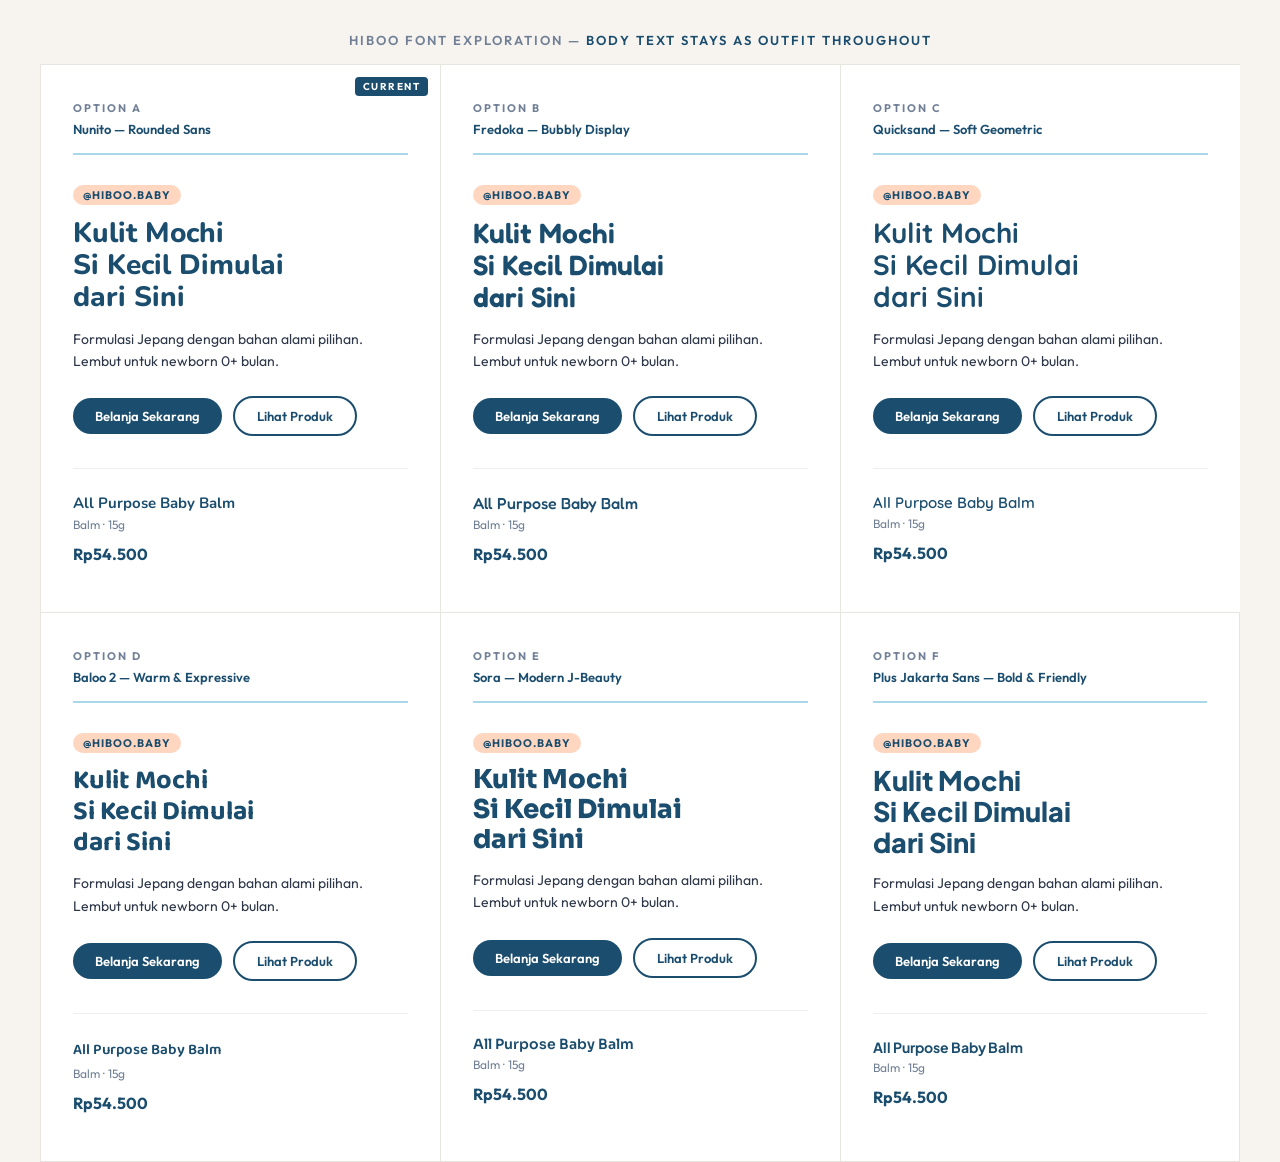
<file: font-preview.html>
<!DOCTYPE html>
<html lang="en">
<head>
<meta charset="UTF-8">
<meta name="viewport" content="width=device-width, initial-scale=1.0">
<title>Hiboo Font Preview</title>
<link rel="preconnect" href="https://fonts.googleapis.com">
<link rel="preconnect" href="https://fonts.gstatic.com" crossorigin>
<link href="https://fonts.googleapis.com/css2?family=Outfit:wght@400;500;600;700&family=Nunito:wght@700;800;900&family=Fredoka:wght@400;500;600;700&family=Quicksand:wght@500;600;700&family=Baloo+2:wght@500;600;700;800&family=Sora:wght@400;600;700;800&family=Plus+Jakarta+Sans:wght@400;600;700;800&display=swap" rel="stylesheet">
<style>
  *, *::before, *::after { box-sizing: border-box; margin: 0; padding: 0; }

  :root {
    --hb-deep: #1B4D6E;
    --hb-sky: #A8D8EA;
    --hb-peach: #FFD6C0;
    --hb-text: #2D3748;
    --hb-muted: #718096;
    --body: 'Outfit', sans-serif;
  }

  body { background: #f7f4f0; font-family: var(--body); padding: 0; }

  .page-title {
    text-align: center;
    padding: 32px 20px 16px;
    font-family: var(--body);
    font-size: 13px;
    font-weight: 600;
    letter-spacing: 2px;
    text-transform: uppercase;
    color: var(--hb-muted);
  }
  .page-title span { color: var(--hb-deep); }

  .grid {
    display: grid;
    grid-template-columns: repeat(3, 1fr);
    gap: 0;
    max-width: 1200px;
    margin: 0 auto;
  }

  .card {
    background: white;
    border: 1px solid #e8e4e0;
    padding: 36px 32px 32px;
    position: relative;
  }
  .card:not(:last-child) { border-right: none; }

  .font-label {
    font-family: var(--body);
    font-size: 11px;
    font-weight: 700;
    letter-spacing: 2px;
    text-transform: uppercase;
    color: var(--hb-muted);
    margin-bottom: 6px;
  }

  .font-name {
    font-family: var(--body);
    font-size: 13px;
    color: var(--hb-deep);
    font-weight: 600;
    margin-bottom: 28px;
    padding-bottom: 16px;
    border-bottom: 2px solid var(--hb-sky);
  }

  .badge {
    display: inline-block;
    background: var(--hb-peach);
    color: var(--hb-deep);
    font-size: 11px;
    font-weight: 700;
    letter-spacing: 1px;
    text-transform: uppercase;
    padding: 3px 10px;
    border-radius: 20px;
    font-family: var(--body);
    margin-bottom: 12px;
  }

  .headline { color: var(--hb-deep); line-height: 1.15; margin-bottom: 14px; }
  .sub { color: var(--hb-text); font-family: var(--body); font-size: 14px; line-height: 1.6; margin-bottom: 24px; }

  .btn {
    display: inline-block;
    background: var(--hb-deep);
    color: white;
    border-radius: 50px;
    padding: 10px 22px;
    font-size: 13px;
    font-weight: 600;
    font-family: var(--body);
    margin-right: 8px;
    margin-bottom: 8px;
  }
  .btn-ghost {
    background: transparent;
    border: 2px solid var(--hb-deep);
    color: var(--hb-deep);
  }

  .product-name { color: var(--hb-deep); margin-bottom: 4px; }
  .product-cat { font-family: var(--body); font-size: 12px; color: var(--hb-muted); margin-bottom: 12px; }
  .price { font-family: var(--body); color: var(--hb-deep); font-weight: 700; font-size: 16px; margin-bottom: 16px; }

  .divider { height: 1px; background: #eee; margin: 24px 0; }

  /* ── FONT VARIANTS ── */

  /* Option A: Nunito (current) */
  .opt-a .headline { font-family: 'Nunito', sans-serif; font-weight: 800; font-size: 28px; }
  .opt-a .product-name { font-family: 'Nunito', sans-serif; font-weight: 700; font-size: 15px; }

  /* Option B: Fredoka */
  .opt-b .headline { font-family: 'Fredoka', sans-serif; font-weight: 600; font-size: 28px; }
  .opt-b .product-name { font-family: 'Fredoka', sans-serif; font-weight: 500; font-size: 16px; }

  /* Option C: Quicksand */
  .opt-c .headline { font-family: 'Quicksand', sans-serif; font-weight: 700; font-size: 28px; }
  .opt-c .product-name { font-family: 'Quicksand', sans-serif; font-weight: 600; font-size: 15px; }

  /* Option D: Baloo 2 */
  .opt-d .headline { font-family: 'Baloo 2', sans-serif; font-weight: 700; font-size: 27px; }
  .opt-d .product-name { font-family: 'Baloo 2', sans-serif; font-weight: 600; font-size: 15px; }

  /* Option E: Sora */
  .opt-e .headline { font-family: 'Sora', sans-serif; font-weight: 800; font-size: 26px; }
  .opt-e .product-name { font-family: 'Sora', sans-serif; font-weight: 600; font-size: 14px; }

  /* Option F: Plus Jakarta Sans */
  .opt-f .headline { font-family: 'Plus Jakarta Sans', sans-serif; font-weight: 800; font-size: 27px; }
  .opt-f .product-name { font-family: 'Plus Jakarta Sans', sans-serif; font-weight: 700; font-size: 14px; }

  .current-tag {
    position: absolute;
    top: 12px; right: 12px;
    background: #1B4D6E;
    color: white;
    font-size: 10px;
    font-weight: 700;
    letter-spacing: 1.5px;
    text-transform: uppercase;
    padding: 3px 8px;
    border-radius: 4px;
    font-family: var(--body);
  }
  .row2 { border-top: none; }
</style>
</head>
<body>

<p class="page-title">Hiboo Font Exploration — <span>Body text stays as Outfit throughout</span></p>

<div class="grid">

  <!-- A: Nunito (current) -->
  <div class="card opt-a">
    <div class="current-tag">Current</div>
    <div class="font-label">Option A</div>
    <div class="font-name">Nunito — Rounded Sans</div>
    <div class="badge">@hiboo.baby</div>
    <h2 class="headline">Kulit Mochi<br>Si Kecil Dimulai<br>dari Sini</h2>
    <p class="sub">Formulasi Jepang dengan bahan alami pilihan. Lembut untuk newborn 0+ bulan.</p>
    <span class="btn">Belanja Sekarang</span>
    <span class="btn btn-ghost">Lihat Produk</span>
    <div class="divider"></div>
    <p class="product-name">All Purpose Baby Balm</p>
    <p class="product-cat">Balm · 15g</p>
    <p class="price">Rp54.500</p>
  </div>

  <!-- B: Fredoka -->
  <div class="card opt-b">
    <div class="font-label">Option B</div>
    <div class="font-name">Fredoka — Bubbly Display</div>
    <div class="badge">@hiboo.baby</div>
    <h2 class="headline">Kulit Mochi<br>Si Kecil Dimulai<br>dari Sini</h2>
    <p class="sub">Formulasi Jepang dengan bahan alami pilihan. Lembut untuk newborn 0+ bulan.</p>
    <span class="btn">Belanja Sekarang</span>
    <span class="btn btn-ghost">Lihat Produk</span>
    <div class="divider"></div>
    <p class="product-name">All Purpose Baby Balm</p>
    <p class="product-cat">Balm · 15g</p>
    <p class="price">Rp54.500</p>
  </div>

  <!-- C: Quicksand -->
  <div class="card opt-c">
    <div class="font-label">Option C</div>
    <div class="font-name">Quicksand — Soft Geometric</div>
    <div class="badge">@hiboo.baby</div>
    <h2 class="headline">Kulit Mochi<br>Si Kecil Dimulai<br>dari Sini</h2>
    <p class="sub">Formulasi Jepang dengan bahan alami pilihan. Lembut untuk newborn 0+ bulan.</p>
    <span class="btn">Belanja Sekarang</span>
    <span class="btn btn-ghost">Lihat Produk</span>
    <div class="divider"></div>
    <p class="product-name">All Purpose Baby Balm</p>
    <p class="product-cat">Balm · 15g</p>
    <p class="price">Rp54.500</p>
  </div>

  <!-- D: Baloo 2 -->
  <div class="card opt-d row2" style="border-top:none;">
    <div class="font-label">Option D</div>
    <div class="font-name">Baloo 2 — Warm & Expressive</div>
    <div class="badge">@hiboo.baby</div>
    <h2 class="headline">Kulit Mochi<br>Si Kecil Dimulai<br>dari Sini</h2>
    <p class="sub">Formulasi Jepang dengan bahan alami pilihan. Lembut untuk newborn 0+ bulan.</p>
    <span class="btn">Belanja Sekarang</span>
    <span class="btn btn-ghost">Lihat Produk</span>
    <div class="divider"></div>
    <p class="product-name">All Purpose Baby Balm</p>
    <p class="product-cat">Balm · 15g</p>
    <p class="price">Rp54.500</p>
  </div>

  <!-- E: Sora -->
  <div class="card opt-e row2" style="border-top:none;">
    <div class="font-label">Option E</div>
    <div class="font-name">Sora — Modern J-Beauty</div>
    <div class="badge">@hiboo.baby</div>
    <h2 class="headline">Kulit Mochi<br>Si Kecil Dimulai<br>dari Sini</h2>
    <p class="sub">Formulasi Jepang dengan bahan alami pilihan. Lembut untuk newborn 0+ bulan.</p>
    <span class="btn">Belanja Sekarang</span>
    <span class="btn btn-ghost">Lihat Produk</span>
    <div class="divider"></div>
    <p class="product-name">All Purpose Baby Balm</p>
    <p class="product-cat">Balm · 15g</p>
    <p class="price">Rp54.500</p>
  </div>

  <!-- F: Plus Jakarta Sans -->
  <div class="card opt-f row2" style="border-top:none;">
    <div class="font-label">Option F</div>
    <div class="font-name">Plus Jakarta Sans — Bold & Friendly</div>
    <div class="badge">@hiboo.baby</div>
    <h2 class="headline">Kulit Mochi<br>Si Kecil Dimulai<br>dari Sini</h2>
    <p class="sub">Formulasi Jepang dengan bahan alami pilihan. Lembut untuk newborn 0+ bulan.</p>
    <span class="btn">Belanja Sekarang</span>
    <span class="btn btn-ghost">Lihat Produk</span>
    <div class="divider"></div>
    <p class="product-name">All Purpose Baby Balm</p>
    <p class="product-cat">Balm · 15g</p>
    <p class="price">Rp54.500</p>
  </div>

</div>

</body>
</html>
</file>
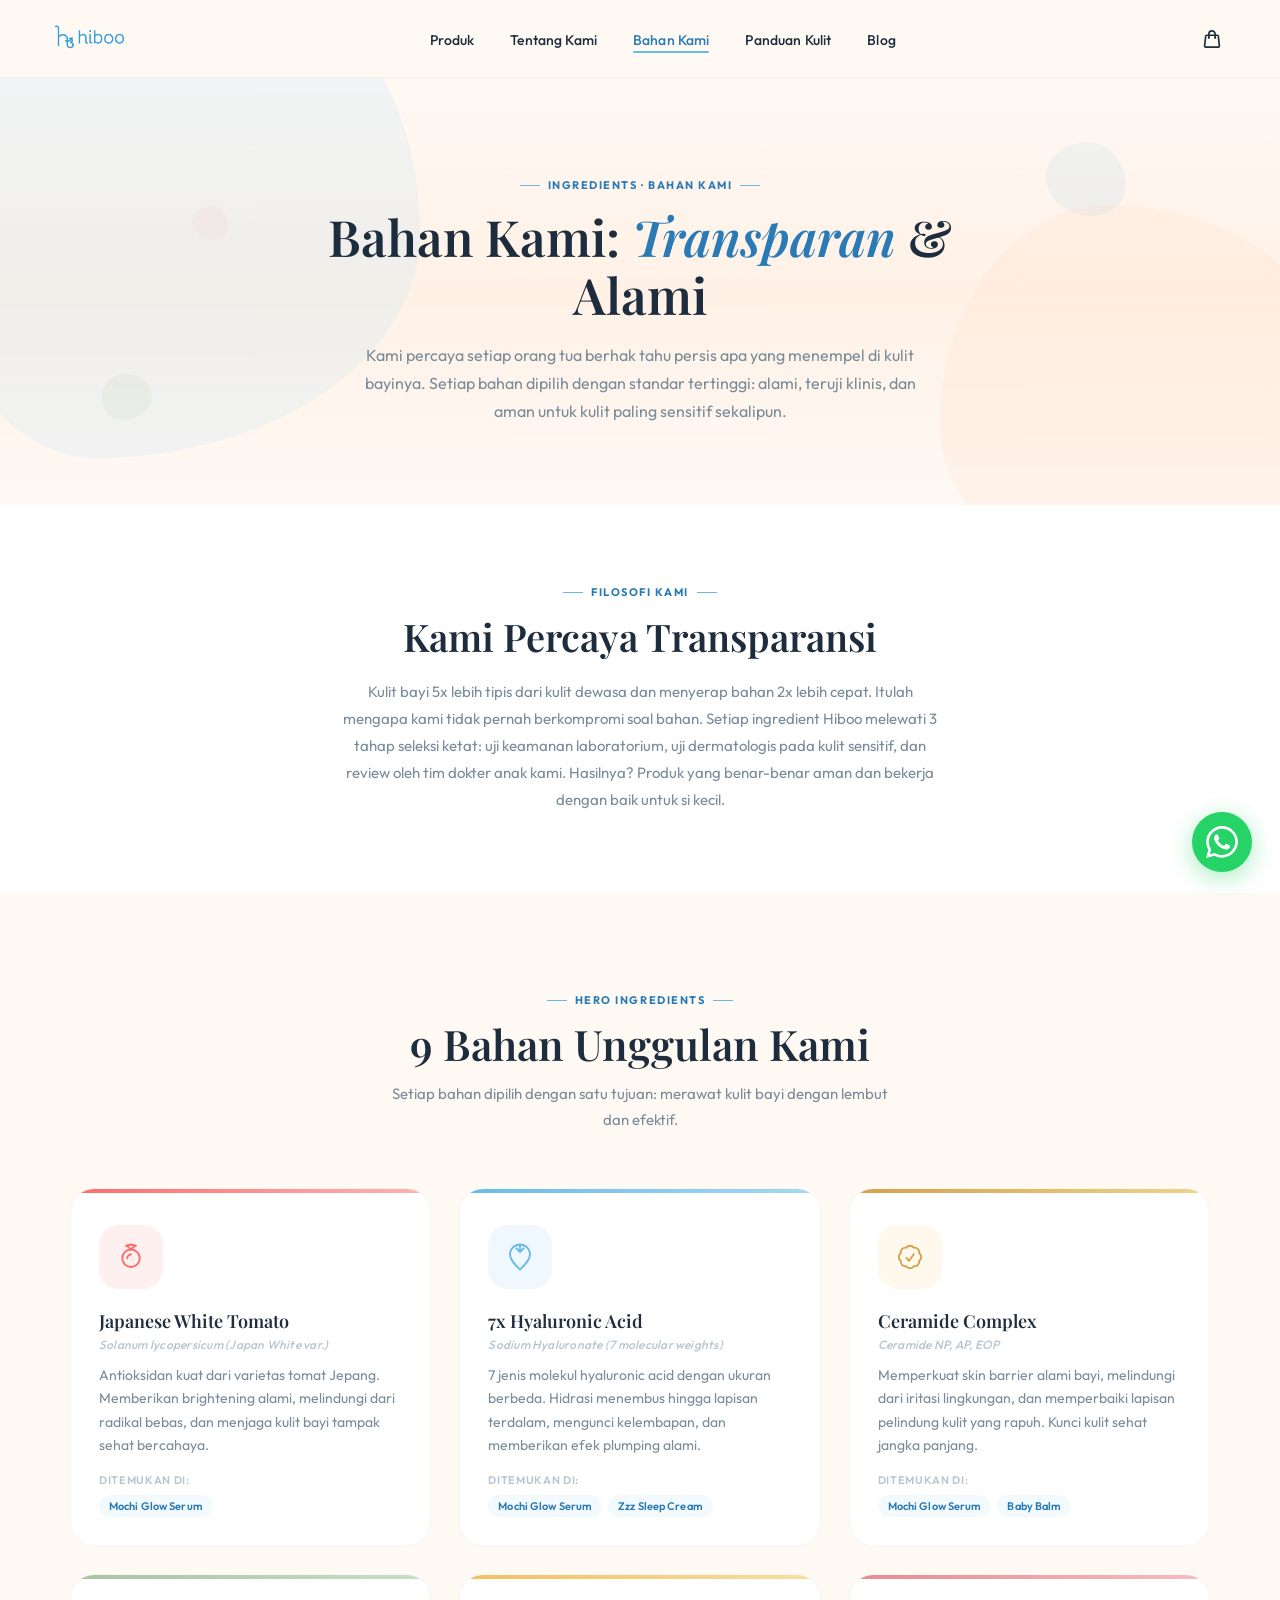
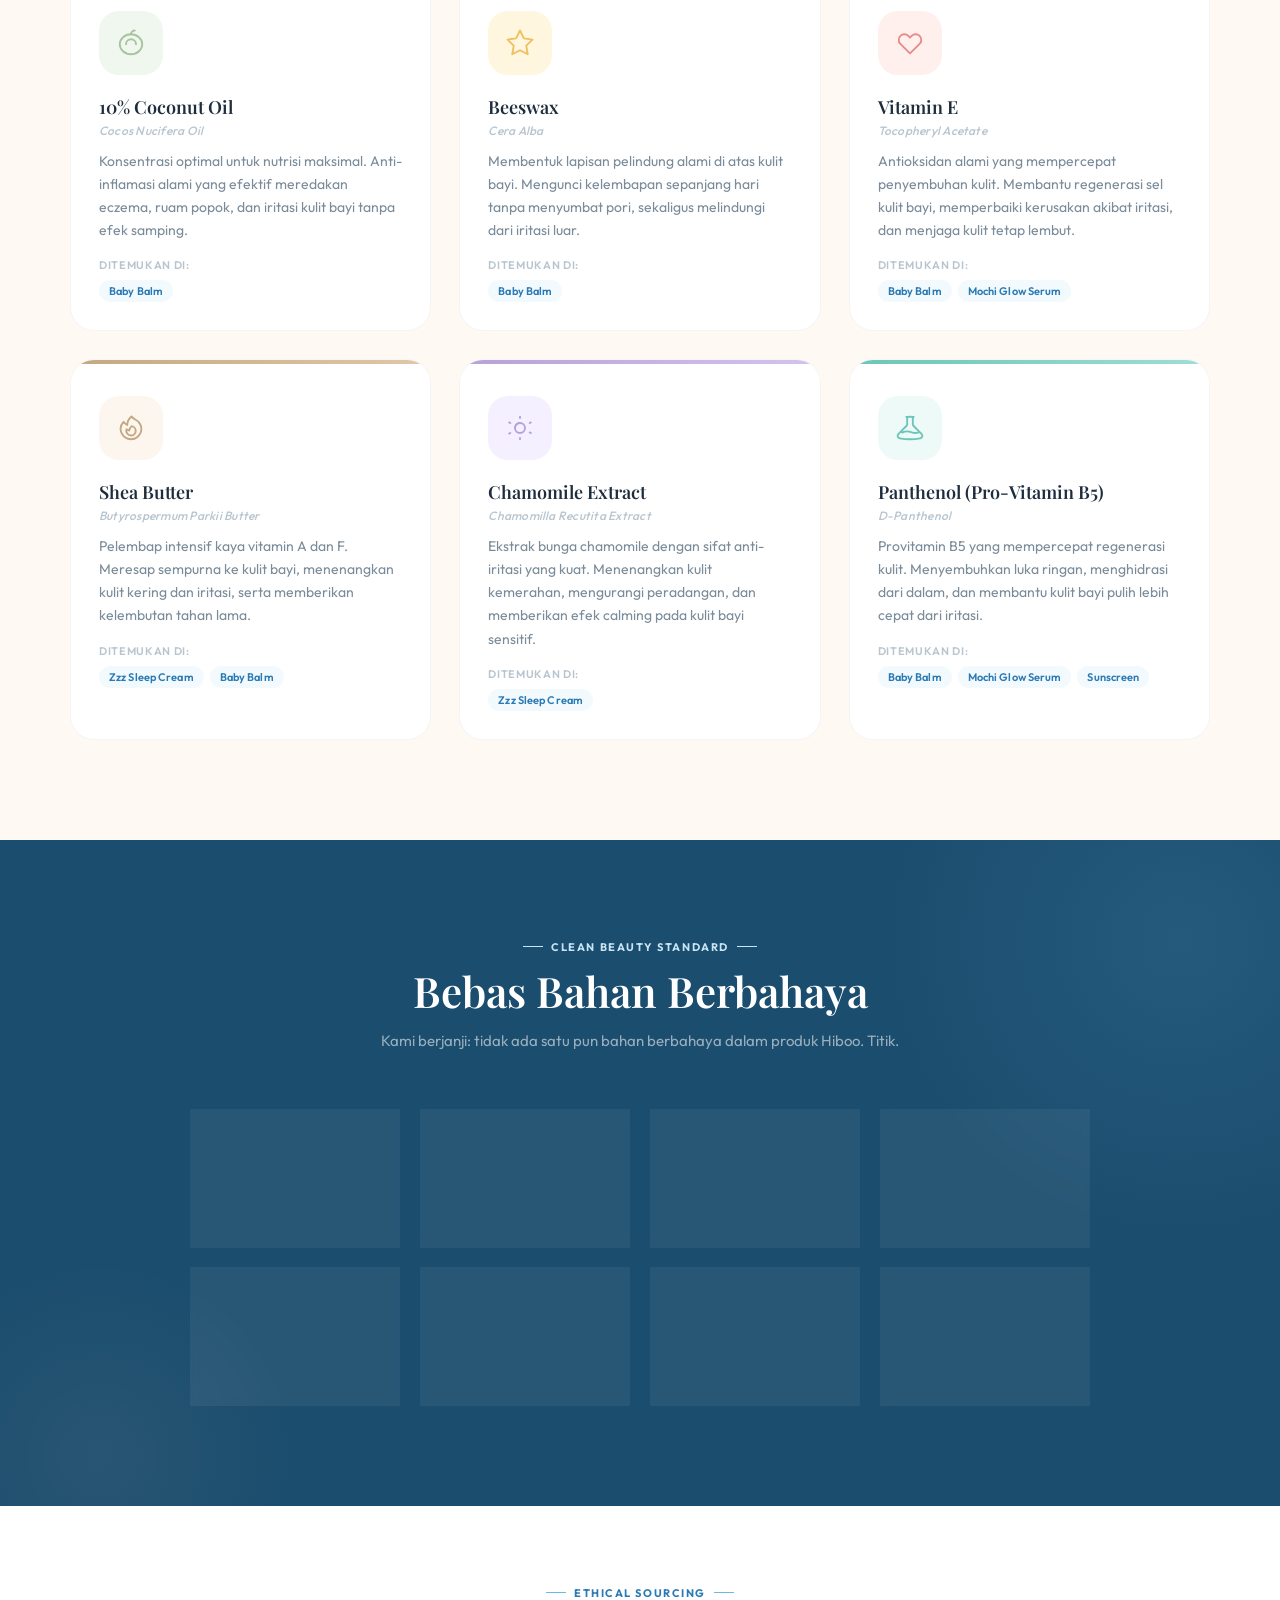
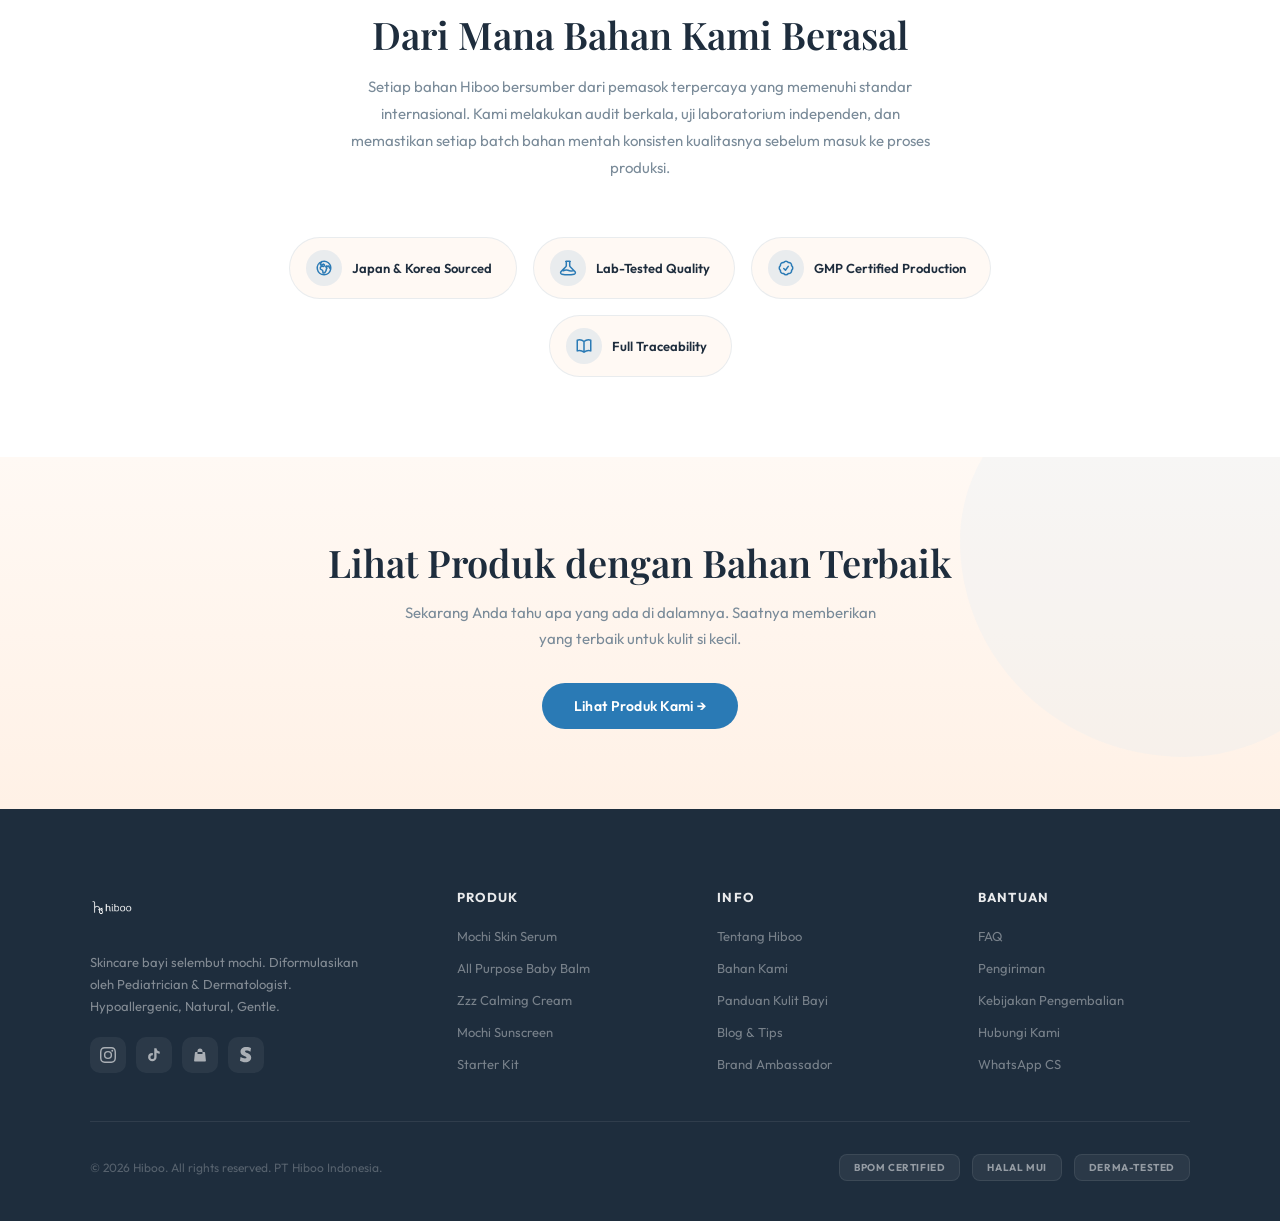
<file: html/bahan-kami.html>
<!DOCTYPE html>
<html lang="id">
<head>
<meta charset="UTF-8">
<meta name="viewport" content="width=device-width, initial-scale=1.0">

<!-- SEO Meta Tags - Indonesian Market -->
<title>Bahan & Ingredients Hiboo | 100% Natural, Tanpa Paraben, Aman Bayi</title>
<meta name="description" content="Daftar lengkap bahan skincare bayi Hiboo. 100% natural, tanpa paraben, tanpa alkohol, tanpa SLS. Japanese White Tomato, Hyaluronic Acid, Ceramide, Coconut Oil. Aman newborn 0+ bulan.">
<meta name="keywords" content="bahan skincare bayi, ingredients baby skincare, paraben free baby, natural baby skincare, hyaluronic acid bayi, ceramide bayi, coconut oil eczema bayi, hiboo ingredients, bahan alami bayi, skincare bayi aman">
<meta name="author" content="PT Hiboo Indonesia">
<meta name="robots" content="index, follow">
<meta name="language" content="Indonesian">
<meta name="geo.region" content="ID">
<meta name="geo.country" content="ID">

<!-- Open Graph / Social -->
<meta property="og:type" content="website">
<meta property="og:title" content="Bahan & Ingredients Hiboo | 100% Natural, Tanpa Paraben">
<meta property="og:description" content="Transparansi bahan skincare bayi Hiboo. Japanese White Tomato, 7x Hyaluronic Acid, Ceramide Complex. Tanpa paraben, alkohol, SLS. Aman newborn 0+ bulan.">
<meta property="og:image" content="assets/images/products/all-products.png">
<meta property="og:url" content="https://hiboo.co.id/bahan-kami">
<meta property="og:locale" content="id_ID">
<meta property="og:site_name" content="Hiboo Baby Skincare">

<!-- Twitter Card -->
<meta name="twitter:card" content="summary_large_image">
<meta name="twitter:title" content="Bahan & Ingredients Hiboo | 100% Natural, Aman Bayi">
<meta name="twitter:description" content="Daftar lengkap bahan alami skincare bayi Hiboo. Tanpa paraben, alkohol, SLS. Aman newborn 0+ bulan.">
<meta name="twitter:image" content="assets/images/products/all-products.png">

<!-- Canonical -->
<link rel="canonical" href="https://hiboo.co.id/bahan-kami">

<!-- Favicon -->
<link rel="icon" type="image/png" href="assets/images/logo/hiboo-logo-color.png">

<!-- Fonts -->
<link href="https://fonts.googleapis.com/css2?family=Outfit:wght@300;400;500;600;700&family=Playfair+Display:ital,wght@0,400;0,600;1,400;1,600&display=swap" rel="stylesheet">

<!-- Shared CSS -->
<link rel="stylesheet" href="assets/css/style.css?v=4">

<!-- JSON-LD FAQPage -->
<script type="application/ld+json">
{
  "@context": "https://schema.org",
  "@type": "FAQPage",
  "mainEntity": [
    {
      "@type": "Question",
      "name": "Apakah bahan-bahan Hiboo aman untuk bayi baru lahir (newborn)?",
      "acceptedAnswer": {
        "@type": "Answer",
        "text": "Ya, semua bahan yang digunakan Hiboo telah dipilih secara khusus untuk keamanan kulit bayi newborn (0+ bulan). Setiap bahan melewati uji dermatologis dan hipoalergenik sebelum digunakan dalam formulasi produk kami."
      }
    },
    {
      "@type": "Question",
      "name": "Apa itu Japanese White Tomato dan apa manfaatnya untuk kulit bayi?",
      "acceptedAnswer": {
        "@type": "Answer",
        "text": "Japanese White Tomato adalah varietas tomat Jepang yang kaya antioksidan. Untuk kulit bayi, bahan ini memberikan efek brightening alami, melindungi dari radikal bebas, dan menjaga kulit bayi tampak sehat bercahaya tanpa bahan kimia keras."
      }
    },
    {
      "@type": "Question",
      "name": "Mengapa Hiboo menggunakan 7x Hyaluronic Acid?",
      "acceptedAnswer": {
        "@type": "Answer",
        "text": "7x Hyaluronic Acid berarti kami menggunakan 7 jenis molekul hyaluronic acid dengan ukuran berbeda. Ini memastikan hidrasi menembus hingga lapisan terdalam kulit bayi, memberikan kelembapan tahan lama dan menjaga skin barrier tetap kuat."
      }
    },
    {
      "@type": "Question",
      "name": "Apakah produk Hiboo mengandung paraben atau bahan berbahaya?",
      "acceptedAnswer": {
        "@type": "Answer",
        "text": "Tidak. Hiboo 100% bebas dari paraben, alkohol, SLS/SLES, mineral oil, pewangi sintetis, pewarna buatan, phthalates, dan formaldehyde. Kami hanya menggunakan bahan-bahan alami yang aman dan lembut untuk kulit bayi."
      }
    },
    {
      "@type": "Question",
      "name": "Dari mana Hiboo mendapatkan bahan-bahannya?",
      "acceptedAnswer": {
        "@type": "Answer",
        "text": "Bahan-bahan Hiboo bersumber dari pemasok terpercaya di Jepang, Korea Selatan, dan Indonesia. Setiap batch bahan melewati quality control ketat dan sertifikasi laboratorium independen sebelum digunakan dalam produksi."
      }
    },
    {
      "@type": "Question",
      "name": "Apakah Ceramide Complex aman untuk kulit bayi sensitif?",
      "acceptedAnswer": {
        "@type": "Answer",
        "text": "Ya, Ceramide Complex sangat aman dan justru sangat direkomendasikan untuk kulit bayi sensitif. Ceramide adalah komponen alami kulit yang membantu memperkuat skin barrier, mencegah iritasi, dan menjaga kelembapan alami kulit bayi."
      }
    }
  ]
}
</script>

<!-- Page-Specific Styles -->
<style>
/* ── INGREDIENTS HERO ── */
.ing-hero {
  position: relative;
  padding: 100px 48px 80px;
  text-align: center;
  overflow: hidden;
  background: linear-gradient(180deg, var(--hb-cream) 0%, var(--hb-warm) 50%, var(--hb-cream) 100%);
}

.ing-hero::before {
  content: '';
  position: absolute;
  width: 500px; height: 500px;
  border-radius: 58% 42% 65% 35% / 45% 55% 45% 55%;
  background: rgba(200,227,244,0.25);
  top: -120px; left: -80px;
  animation: morphBlob 8s ease-in-out infinite;
  pointer-events: none;
}

.ing-hero::after {
  content: '';
  position: absolute;
  width: 400px; height: 400px;
  border-radius: 42% 58% 35% 65% / 55% 45% 55% 45%;
  background: rgba(255,216,190,0.2);
  bottom: -100px; right: -60px;
  animation: morphBlob 8s 2s ease-in-out infinite reverse;
  pointer-events: none;
}

.ing-hero .mochi-deco {
  position: absolute;
  pointer-events: none;
  border-radius: 52% 48% 44% 56% / 46% 60% 40% 54%;
}

.ing-hero .mochi-deco-1 {
  width: 80px; height: 74px;
  background: rgba(107,186,229,0.1);
  top: 15%; right: 12%;
  animation: mochiWobble 6s ease-in-out infinite;
}

.ing-hero .mochi-deco-2 {
  width: 50px; height: 46px;
  background: rgba(167,196,160,0.12);
  bottom: 20%; left: 8%;
  border-radius: 46% 54% 58% 42% / 52% 44% 56% 48%;
  animation: mochiWobble 7s 1.5s ease-in-out infinite;
}

.ing-hero .mochi-deco-3 {
  width: 36px; height: 34px;
  background: rgba(242,196,196,0.15);
  top: 30%; left: 15%;
  border-radius: 54% 46% 42% 58% / 48% 56% 44% 52%;
  animation: mochiWobble 5s 3s ease-in-out infinite;
}

@keyframes mochiWobble {
  0%, 100% { border-radius: 52% 48% 44% 56% / 46% 60% 40% 54%; transform: scale(1); }
  50% { border-radius: 46% 54% 58% 42% / 52% 44% 56% 48%; transform: scale(1.06); }
}

.ing-hero-content {
  position: relative;
  z-index: 1;
  max-width: 700px;
  margin: 0 auto;
}

.ing-hero .sh-tag {
  font-size: 11px;
  font-weight: 700;
  text-transform: uppercase;
  letter-spacing: 0.14em;
  color: var(--hb-deep);
  margin-bottom: 16px;
  display: flex;
  align-items: center;
  justify-content: center;
  gap: 8px;
  animation: fadeSlideUp 0.7s ease both;
}

.ing-hero .sh-tag::before, .ing-hero .sh-tag::after {
  content: '';
  width: 20px; height: 1px;
  background: var(--hb-blue);
}

.ing-hero h1 {
  font-family: 'Playfair Display', serif;
  font-size: clamp(32px, 4vw, 50px);
  font-weight: 600;
  line-height: 1.15;
  color: var(--hb-text);
  margin-bottom: 18px;
  animation: fadeSlideUp 0.7s 0.1s ease both;
}

.ing-hero h1 em {
  font-style: italic;
  color: var(--hb-deep);
}

.ing-hero-desc {
  font-size: 16px;
  line-height: 1.75;
  color: var(--hb-muted);
  max-width: 560px;
  margin: 0 auto;
  animation: fadeSlideUp 0.7s 0.2s ease both;
}

/* ── PHILOSOPHY SECTION ── */
.philosophy-section {
  background: var(--hb-white);
  padding: 80px 48px;
  text-align: center;
}

.philosophy-content {
  max-width: 720px;
  margin: 0 auto;
}

.philosophy-content .sh-tag {
  font-size: 11px;
  font-weight: 700;
  text-transform: uppercase;
  letter-spacing: 0.14em;
  color: var(--hb-deep);
  margin-bottom: 12px;
  display: flex;
  align-items: center;
  justify-content: center;
  gap: 8px;
}

.philosophy-content .sh-tag::before, .philosophy-content .sh-tag::after {
  content: '';
  width: 20px; height: 1px;
  background: var(--hb-blue);
}

.philosophy-content h2 {
  font-family: 'Playfair Display', serif;
  font-size: clamp(26px, 3vw, 38px);
  font-weight: 600;
  color: var(--hb-text);
  margin-bottom: 16px;
}

.philosophy-content p {
  font-size: 15px;
  color: var(--hb-muted);
  line-height: 1.8;
  max-width: 600px;
  margin: 0 auto;
}

/* ── HERO INGREDIENTS GRID ── */
.ingredients-section {
  padding: 100px 48px;
  background: var(--hb-cream);
}

.ingredients-grid {
  display: grid;
  grid-template-columns: repeat(3, 1fr);
  gap: 28px;
  max-width: 1140px;
  margin: 0 auto;
}

.ing-card {
  background: var(--hb-white);
  border-radius: var(--hb-radius-lg);
  padding: 36px 28px 28px;
  border: 1px solid rgba(0,0,0,0.04);
  transition: all 0.35s ease;
  position: relative;
  overflow: hidden;
}

.ing-card::before {
  content: '';
  position: absolute;
  top: 0;
  left: 0;
  right: 0;
  height: 4px;
  border-radius: var(--hb-radius-lg) var(--hb-radius-lg) 0 0;
}

.ing-card:nth-child(1)::before { background: linear-gradient(90deg, #FF6B6B, #FFB4B4); }
.ing-card:nth-child(2)::before { background: linear-gradient(90deg, #6BBAE5, #A8D8F0); }
.ing-card:nth-child(3)::before { background: linear-gradient(90deg, #D4A04A, #F0D48A); }
.ing-card:nth-child(4)::before { background: linear-gradient(90deg, #A7C4A0, #C8DFC4); }
.ing-card:nth-child(5)::before { background: linear-gradient(90deg, #F0C060, #F8DFA0); }
.ing-card:nth-child(6)::before { background: linear-gradient(90deg, #E88B8B, #F4BFBF); }
.ing-card:nth-child(7)::before { background: linear-gradient(90deg, #C4A882, #DFC8A8); }
.ing-card:nth-child(8)::before { background: linear-gradient(90deg, #B8A0D8, #D4C4EC); }
.ing-card:nth-child(9)::before { background: linear-gradient(90deg, #6BC5B8, #A0DED4); }

.ing-card:hover {
  transform: translateY(-6px);
  box-shadow: 0 16px 48px rgba(0,0,0,0.08);
  border-color: rgba(107,186,229,0.15);
}

.ing-icon {
  width: 64px;
  height: 64px;
  border-radius: 20px;
  display: flex;
  align-items: center;
  justify-content: center;
  margin-bottom: 20px;
}

.ing-card:nth-child(1) .ing-icon { background: #FFF0F0; }
.ing-card:nth-child(2) .ing-icon { background: #EFF8FF; }
.ing-card:nth-child(3) .ing-icon { background: #FFF8EC; }
.ing-card:nth-child(4) .ing-icon { background: #F0F7EF; }
.ing-card:nth-child(5) .ing-icon { background: #FFF6E0; }
.ing-card:nth-child(6) .ing-icon { background: #FFF0EE; }
.ing-card:nth-child(7) .ing-icon { background: #FDF6EE; }
.ing-card:nth-child(8) .ing-icon { background: #F5F0FF; }
.ing-card:nth-child(9) .ing-icon { background: #EEFAF7; }

.ing-icon svg {
  width: 30px;
  height: 30px;
}

.ing-card h3 {
  font-family: 'Playfair Display', serif;
  font-size: 18px;
  font-weight: 600;
  color: var(--hb-text);
  margin-bottom: 4px;
}

.ing-card .ing-subtitle {
  font-size: 12px;
  color: var(--hb-light);
  font-weight: 500;
  font-style: italic;
  margin-bottom: 12px;
  letter-spacing: 0.02em;
}

.ing-card .ing-desc {
  font-size: 14px;
  color: var(--hb-muted);
  line-height: 1.65;
  margin-bottom: 16px;
}

.ing-tags {
  display: flex;
  flex-wrap: wrap;
  gap: 6px;
}

.ing-tags span {
  font-size: 11px;
  font-weight: 600;
  color: var(--hb-deep);
  background: rgba(107,186,229,0.08);
  padding: 4px 10px;
  border-radius: 100px;
  letter-spacing: 0.01em;
}

.ing-tags-label {
  font-size: 11px;
  color: var(--hb-light);
  font-weight: 600;
  text-transform: uppercase;
  letter-spacing: 0.06em;
  margin-bottom: 8px;
}

/* ── FREE FROM SECTION ── */
.freefrom-section {
  background: var(--hb-navy);
  padding: 100px 48px;
  position: relative;
  overflow: hidden;
}

.freefrom-section::before {
  content: '';
  position: absolute;
  width: 600px; height: 600px;
  border-radius: 50%;
  background: radial-gradient(circle, rgba(107,186,229,0.12), transparent 70%);
  top: -200px; right: -200px;
  pointer-events: none;
}

.freefrom-section::after {
  content: '';
  position: absolute;
  width: 400px; height: 400px;
  border-radius: 50%;
  background: radial-gradient(circle, rgba(255,216,190,0.06), transparent 70%);
  bottom: -150px; left: -100px;
  pointer-events: none;
}

.freefrom-section .section-header .sh-tag { color: var(--hb-sky); }
.freefrom-section .section-header .sh-tag::before,
.freefrom-section .section-header .sh-tag::after { background: var(--hb-sky); }
.freefrom-section .section-header h2 { color: white; }
.freefrom-section .section-header p { color: rgba(255,255,255,0.55); }

.freefrom-grid {
  display: grid;
  grid-template-columns: repeat(4, 1fr);
  gap: 20px;
  max-width: 900px;
  margin: 0 auto;
  position: relative;
  z-index: 1;
}

.freefrom-card {
  background: rgba(255,255,255,0.06);
  border: 1px solid rgba(255,255,255,0.08);
  border-radius: var(--hb-radius);
  padding: 28px 20px;
  text-align: center;
  transition: all 0.3s ease;
  backdrop-filter: blur(4px);
}

.freefrom-card:hover {
  background: rgba(255,255,255,0.1);
  border-color: rgba(255,255,255,0.15);
  transform: translateY(-4px);
}

.freefrom-icon {
  width: 48px;
  height: 48px;
  border-radius: 50%;
  background: rgba(239,68,68,0.15);
  display: flex;
  align-items: center;
  justify-content: center;
  margin: 0 auto 14px;
}

.freefrom-icon svg {
  width: 22px;
  height: 22px;
  color: #EF4444;
}

.freefrom-card h4 {
  font-size: 14px;
  font-weight: 600;
  color: white;
  letter-spacing: 0.01em;
}

/* ── SOURCING SECTION ── */
.sourcing-section {
  padding: 80px 48px;
  background: var(--hb-white);
  text-align: center;
}

.sourcing-content {
  max-width: 720px;
  margin: 0 auto;
}

.sourcing-content h2 {
  font-family: 'Playfair Display', serif;
  font-size: clamp(26px, 3vw, 38px);
  font-weight: 600;
  color: var(--hb-text);
  margin-bottom: 16px;
}

.sourcing-content p {
  font-size: 15px;
  color: var(--hb-muted);
  line-height: 1.8;
  max-width: 600px;
  margin: 0 auto 24px;
}

.sourcing-badges {
  display: flex;
  justify-content: center;
  gap: 16px;
  flex-wrap: wrap;
  margin-top: 32px;
}

.sourcing-badge {
  display: flex;
  align-items: center;
  gap: 10px;
  background: var(--hb-cream);
  border: 1.5px solid rgba(42,122,181,0.1);
  border-radius: 100px;
  padding: 12px 24px 12px 16px;
  transition: all 0.3s ease;
}

.sourcing-badge:hover {
  border-color: var(--hb-blue);
  transform: translateY(-2px);
  box-shadow: 0 4px 16px rgba(42,122,181,0.1);
}

.sourcing-badge-icon {
  width: 36px; height: 36px;
  border-radius: 50%;
  background: rgba(42,122,181,0.1);
  display: flex;
  align-items: center;
  justify-content: center;
  flex-shrink: 0;
}

.sourcing-badge-icon svg {
  width: 18px;
  height: 18px;
  color: var(--hb-deep);
}

.sourcing-badge span {
  font-size: 13px;
  font-weight: 600;
  color: var(--hb-text);
}

/* ── CTA SECTION ── */
.ing-cta {
  padding: 80px 48px;
  text-align: center;
  background: linear-gradient(180deg, var(--hb-cream) 0%, var(--hb-warm) 100%);
  position: relative;
  overflow: hidden;
}

.ing-cta::before {
  content: '';
  position: absolute;
  width: 400px; height: 400px;
  border-radius: 52% 48% 44% 56% / 46% 60% 40% 54%;
  background: rgba(200,227,244,0.15);
  top: -100px; right: -80px;
  animation: morphBlob 8s ease-in-out infinite;
  pointer-events: none;
}

.ing-cta h2 {
  font-family: 'Playfair Display', serif;
  font-size: clamp(26px, 3vw, 38px);
  font-weight: 600;
  color: var(--hb-text);
  margin-bottom: 12px;
  position: relative;
  z-index: 1;
}

.ing-cta p {
  font-size: 15px;
  color: var(--hb-muted);
  margin-bottom: 32px;
  max-width: 480px;
  margin-left: auto;
  margin-right: auto;
  line-height: 1.7;
  position: relative;
  z-index: 1;
}

/* ── NAV ACTIVE STATE ── */
.nav-links a.active {
  color: var(--hb-deep);
}

.nav-links a.active::after {
  width: 100%;
}

/* ── RESPONSIVE ── */
@media (max-width: 900px) {
  .ingredients-grid {
    grid-template-columns: repeat(2, 1fr);
    gap: 20px;
  }
  .freefrom-grid {
    grid-template-columns: repeat(2, 1fr);
  }
  .ing-hero, .philosophy-section, .ingredients-section,
  .freefrom-section, .sourcing-section, .ing-cta {
    padding-left: 24px;
    padding-right: 24px;
  }
}

@media (max-width: 600px) {
  .ingredients-grid {
    grid-template-columns: 1fr;
  }
  .freefrom-grid {
    grid-template-columns: repeat(2, 1fr);
    gap: 12px;
  }
  .freefrom-card {
    padding: 20px 14px;
  }
  .sourcing-badges {
    flex-direction: column;
    align-items: center;
  }
  .ing-hero {
    padding-top: 60px;
    padding-bottom: 50px;
  }
}
</style>
</head>
<body>

<!-- ANNOUNCEMENT BAR -->

<!-- NAV -->
<nav>
  <a href="index.html" class="nav-logo">
    <img src="assets/images/logo/hiboo-logo-color.png" alt="Hiboo Baby Skincare" width="160" height="52">
  </a>
  <ul class="nav-links">
    <li><a href="produk.html">Produk</a></li>
    <li><a href="tentang-kami.html">Tentang Kami</a></li>
    <li><a href="bahan-kami.html" class="active">Bahan Kami</a></li>
    <li><a href="panduan-kulit.html">Panduan Kulit</a></li>
    <li><a href="blog.html">Blog</a></li>
  </ul>
  <div class="nav-right">
    <a href="https://shopee.co.id/hiboobaby" target="_blank" rel="noopener" class="nav-icon cart-btn" title="Shopee Store" aria-label="Beli di Shopee">
      <svg xmlns="http://www.w3.org/2000/svg" fill="none" viewBox="0 0 24 24" stroke-width="2" stroke="currentColor"><path stroke-linecap="round" stroke-linejoin="round" d="M15.75 10.5V6a3.75 3.75 0 1 0-7.5 0v4.5m11.356-1.993 1.263 12c.07.665-.45 1.243-1.119 1.243H4.25a1.125 1.125 0 0 1-1.12-1.243l1.264-12A1.125 1.125 0 0 1 5.513 7.5h12.974c.576 0 1.059.435 1.119 1.007ZM8.625 10.5a.375.375 0 1 1-.75 0 .375.375 0 0 1 .75 0Zm7.5 0a.375.375 0 1 1-.75 0 .375.375 0 0 1 .75 0Z"/></svg>
    </a>
    <button class="mobile-menu-btn" aria-label="Menu">
      <span></span><span></span><span></span>
    </button>
  </div>
</nav>

<!-- 1. HERO -->
<section class="ing-hero">
  <div class="mochi-deco mochi-deco-1"></div>
  <div class="mochi-deco mochi-deco-2"></div>
  <div class="mochi-deco mochi-deco-3"></div>
  <div class="ing-hero-content">
    <div class="sh-tag">Ingredients &middot; Bahan Kami</div>
    <h1>Bahan Kami: <em>Transparan</em> & Alami</h1>
    <p class="ing-hero-desc">Kami percaya setiap orang tua berhak tahu persis apa yang menempel di kulit bayinya. Setiap bahan dipilih dengan standar tertinggi: alami, teruji klinis, dan aman untuk kulit paling sensitif sekalipun.</p>
  </div>
</section>

<!-- 2. PHILOSOPHY -->
<section class="philosophy-section">
  <div class="philosophy-content">
    <div class="sh-tag">Filosofi Kami</div>
    <h2>Kami Percaya Transparansi</h2>
    <p>Kulit bayi 5x lebih tipis dari kulit dewasa dan menyerap bahan 2x lebih cepat. Itulah mengapa kami tidak pernah berkompromi soal bahan. Setiap ingredient Hiboo melewati 3 tahap seleksi ketat: uji keamanan laboratorium, uji dermatologis pada kulit sensitif, dan review oleh tim dokter anak kami. Hasilnya? Produk yang benar-benar aman dan bekerja dengan baik untuk si kecil.</p>
  </div>
</section>

<!-- 3. HERO INGREDIENTS GRID -->
<section class="ingredients-section section-pad">
  <div class="section-header">
    <div class="sh-tag">Hero Ingredients</div>
    <h2>9 Bahan Unggulan Kami</h2>
    <p>Setiap bahan dipilih dengan satu tujuan: merawat kulit bayi dengan lembut dan efektif.</p>
  </div>

  <div class="ingredients-grid">

    <!-- Japanese White Tomato -->
    <div class="ing-card">
      <div class="ing-icon">
        <svg xmlns="http://www.w3.org/2000/svg" viewBox="0 0 24 24" fill="none" stroke="#FF6B6B" stroke-width="1.5" stroke-linecap="round" stroke-linejoin="round"><circle cx="12" cy="13" r="7"/><path d="M12 6c-1.5-2-4-3-4-3s2-.5 4-1c2 .5 4 1 4 1s-2.5 1-4 3Z"/><path d="M9 13a3 3 0 0 1 3-3"/></svg>
      </div>
      <h3>Japanese White Tomato</h3>
      <div class="ing-subtitle">Solanum lycopersicum (Japan White var.)</div>
      <p class="ing-desc">Antioksidan kuat dari varietas tomat Jepang. Memberikan brightening alami, melindungi dari radikal bebas, dan menjaga kulit bayi tampak sehat bercahaya.</p>
      <div class="ing-tags-label">Ditemukan di:</div>
      <div class="ing-tags">
        <span>Mochi Glow Serum</span>
      </div>
    </div>

    <!-- 7x Hyaluronic Acid -->
    <div class="ing-card">
      <div class="ing-icon">
        <svg xmlns="http://www.w3.org/2000/svg" viewBox="0 0 24 24" fill="none" stroke="#6BBAE5" stroke-width="1.5" stroke-linecap="round" stroke-linejoin="round"><path d="M12 2v6l3-3M12 8l-3-3"/><path d="M12 22c4-4 8-7.582 8-12a8 8 0 1 0-16 0c0 4.418 4 8 8 12Z"/></svg>
      </div>
      <h3>7x Hyaluronic Acid</h3>
      <div class="ing-subtitle">Sodium Hyaluronate (7 molecular weights)</div>
      <p class="ing-desc">7 jenis molekul hyaluronic acid dengan ukuran berbeda. Hidrasi menembus hingga lapisan terdalam, mengunci kelembapan, dan memberikan efek plumping alami.</p>
      <div class="ing-tags-label">Ditemukan di:</div>
      <div class="ing-tags">
        <span>Mochi Glow Serum</span>
        <span>Zzz Sleep Cream</span>
      </div>
    </div>

    <!-- Ceramide Complex -->
    <div class="ing-card">
      <div class="ing-icon">
        <svg xmlns="http://www.w3.org/2000/svg" viewBox="0 0 24 24" fill="none" stroke="#D4A04A" stroke-width="1.5" stroke-linecap="round" stroke-linejoin="round"><path d="M9 12.75 11.25 15 15 9.75M21 12c0 1.268-.63 2.39-1.593 3.068a3.745 3.745 0 0 1-1.043 3.296 3.745 3.745 0 0 1-3.296 1.043A3.745 3.745 0 0 1 12 21c-1.268 0-2.39-.63-3.068-1.593a3.746 3.746 0 0 1-3.296-1.043 3.746 3.746 0 0 1-1.043-3.296A3.745 3.745 0 0 1 3 12c0-1.268.63-2.39 1.593-3.068a3.745 3.745 0 0 1 1.043-3.296 3.746 3.746 0 0 1 3.296-1.043A3.746 3.746 0 0 1 12 3c1.268 0 2.39.63 3.068 1.593a3.746 3.746 0 0 1 3.296 1.043 3.746 3.746 0 0 1 1.043 3.296A3.745 3.745 0 0 1 21 12Z"/></svg>
      </div>
      <h3>Ceramide Complex</h3>
      <div class="ing-subtitle">Ceramide NP, AP, EOP</div>
      <p class="ing-desc">Memperkuat skin barrier alami bayi, melindungi dari iritasi lingkungan, dan memperbaiki lapisan pelindung kulit yang rapuh. Kunci kulit sehat jangka panjang.</p>
      <div class="ing-tags-label">Ditemukan di:</div>
      <div class="ing-tags">
        <span>Mochi Glow Serum</span>
        <span>Baby Balm</span>
      </div>
    </div>

    <!-- 10% Coconut Oil -->
    <div class="ing-card">
      <div class="ing-icon">
        <svg xmlns="http://www.w3.org/2000/svg" viewBox="0 0 24 24" fill="none" stroke="#A7C4A0" stroke-width="1.5" stroke-linecap="round" stroke-linejoin="round"><path d="M12 21c-4.97 0-9-3.582-9-8s4.03-8 9-8 9 3.582 9 8-4.03 8-9 8Z"/><path d="M12 5c0-1.657 1.343-3 3-3"/><path d="M8 13c0-2.21 1.79-4 4-4s4 1.79 4 4"/></svg>
      </div>
      <h3>10% Coconut Oil</h3>
      <div class="ing-subtitle">Cocos Nucifera Oil</div>
      <p class="ing-desc">Konsentrasi optimal untuk nutrisi maksimal. Anti-inflamasi alami yang efektif meredakan eczema, ruam popok, dan iritasi kulit bayi tanpa efek samping.</p>
      <div class="ing-tags-label">Ditemukan di:</div>
      <div class="ing-tags">
        <span>Baby Balm</span>
      </div>
    </div>

    <!-- Beeswax -->
    <div class="ing-card">
      <div class="ing-icon">
        <svg xmlns="http://www.w3.org/2000/svg" viewBox="0 0 24 24" fill="none" stroke="#F0C060" stroke-width="1.5" stroke-linecap="round" stroke-linejoin="round"><path d="M12 2l3.09 6.26L22 9.27l-5 4.87 1.18 6.88L12 17.77l-6.18 3.25L7 14.14 2 9.27l6.91-1.01L12 2z"/></svg>
      </div>
      <h3>Beeswax</h3>
      <div class="ing-subtitle">Cera Alba</div>
      <p class="ing-desc">Membentuk lapisan pelindung alami di atas kulit bayi. Mengunci kelembapan sepanjang hari tanpa menyumbat pori, sekaligus melindungi dari iritasi luar.</p>
      <div class="ing-tags-label">Ditemukan di:</div>
      <div class="ing-tags">
        <span>Baby Balm</span>
      </div>
    </div>

    <!-- Vitamin E -->
    <div class="ing-card">
      <div class="ing-icon">
        <svg xmlns="http://www.w3.org/2000/svg" viewBox="0 0 24 24" fill="none" stroke="#E88B8B" stroke-width="1.5" stroke-linecap="round" stroke-linejoin="round"><path d="M4.318 6.318a4.5 4.5 0 0 0 0 6.364L12 20.364l7.682-7.682a4.5 4.5 0 0 0-6.364-6.364L12 7.636l-1.318-1.318a4.5 4.5 0 0 0-6.364 0Z"/></svg>
      </div>
      <h3>Vitamin E</h3>
      <div class="ing-subtitle">Tocopheryl Acetate</div>
      <p class="ing-desc">Antioksidan alami yang mempercepat penyembuhan kulit. Membantu regenerasi sel kulit bayi, memperbaiki kerusakan akibat iritasi, dan menjaga kulit tetap lembut.</p>
      <div class="ing-tags-label">Ditemukan di:</div>
      <div class="ing-tags">
        <span>Baby Balm</span>
        <span>Mochi Glow Serum</span>
      </div>
    </div>

    <!-- Shea Butter -->
    <div class="ing-card">
      <div class="ing-icon">
        <svg xmlns="http://www.w3.org/2000/svg" viewBox="0 0 24 24" fill="none" stroke="#C4A882" stroke-width="1.5" stroke-linecap="round" stroke-linejoin="round"><path d="M15.362 5.214A8.252 8.252 0 0 1 12 21 8.25 8.25 0 0 1 6.038 7.048 8.287 8.287 0 0 0 9 9.6a8.983 8.983 0 0 1 3.361-6.867 8.21 8.21 0 0 0 3 2.48Z"/><path d="M12 18a3.75 3.75 0 0 0 .495-7.468 5.99 5.99 0 0 0-1.925 3.547 5.975 5.975 0 0 1-2.133-1.001A3.75 3.75 0 0 0 12 18Z"/></svg>
      </div>
      <h3>Shea Butter</h3>
      <div class="ing-subtitle">Butyrospermum Parkii Butter</div>
      <p class="ing-desc">Pelembap intensif kaya vitamin A dan F. Meresap sempurna ke kulit bayi, menenangkan kulit kering dan iritasi, serta memberikan kelembutan tahan lama.</p>
      <div class="ing-tags-label">Ditemukan di:</div>
      <div class="ing-tags">
        <span>Zzz Sleep Cream</span>
        <span>Baby Balm</span>
      </div>
    </div>

    <!-- Chamomile Extract -->
    <div class="ing-card">
      <div class="ing-icon">
        <svg xmlns="http://www.w3.org/2000/svg" viewBox="0 0 24 24" fill="none" stroke="#B8A0D8" stroke-width="1.5" stroke-linecap="round" stroke-linejoin="round"><path d="M12 3v1m0 16v1m8.66-13.5-.87.5M4.21 16l-.87.5M20.66 16l-.87-.5M4.21 8l-.87-.5M16 12a4 4 0 1 1-8 0 4 4 0 0 1 8 0Z"/><path d="M12 8a4 4 0 0 0-4 4"/></svg>
      </div>
      <h3>Chamomile Extract</h3>
      <div class="ing-subtitle">Chamomilla Recutita Extract</div>
      <p class="ing-desc">Ekstrak bunga chamomile dengan sifat anti-iritasi yang kuat. Menenangkan kulit kemerahan, mengurangi peradangan, dan memberikan efek calming pada kulit bayi sensitif.</p>
      <div class="ing-tags-label">Ditemukan di:</div>
      <div class="ing-tags">
        <span>Zzz Sleep Cream</span>
      </div>
    </div>

    <!-- Panthenol -->
    <div class="ing-card">
      <div class="ing-icon">
        <svg xmlns="http://www.w3.org/2000/svg" viewBox="0 0 24 24" fill="none" stroke="#6BC5B8" stroke-width="1.5" stroke-linecap="round" stroke-linejoin="round"><path d="M9.75 3.104v5.714a2.25 2.25 0 0 1-.659 1.591L5 14.5M9.75 3.104c-.251.023-.501.05-.75.082m.75-.082a24.301 24.301 0 0 1 4.5 0m0 0v5.714c0 .597.237 1.17.659 1.591L19.8 15.3M14.25 3.104c.251.023.501.05.75.082M19.8 15.3l-1.57.393A9.065 9.065 0 0 1 12 15a9.065 9.065 0 0 0-6.23.693L5 14.5m14.8.8 1.402 1.402c1.232 1.232.65 3.318-1.067 3.611A48.309 48.309 0 0 1 12 21c-2.773 0-5.491-.235-8.135-.687-1.718-.293-2.3-2.379-1.067-3.61L5 14.5"/></svg>
      </div>
      <h3>Panthenol (Pro-Vitamin B5)</h3>
      <div class="ing-subtitle">D-Panthenol</div>
      <p class="ing-desc">Provitamin B5 yang mempercepat regenerasi kulit. Menyembuhkan luka ringan, menghidrasi dari dalam, dan membantu kulit bayi pulih lebih cepat dari iritasi.</p>
      <div class="ing-tags-label">Ditemukan di:</div>
      <div class="ing-tags">
        <span>Baby Balm</span>
        <span>Mochi Glow Serum</span>
        <span>Sunscreen</span>
      </div>
    </div>

  </div>
</section>

<!-- 4. BEBAS BAHAN BERBAHAYA -->
<section class="freefrom-section">
  <div class="section-header">
    <div class="sh-tag">Clean Beauty Standard</div>
    <h2>Bebas Bahan Berbahaya</h2>
    <p>Kami berjanji: tidak ada satu pun bahan berbahaya dalam produk Hiboo. Titik.</p>
  </div>
  <div class="freefrom-grid">
    <div class="freefrom-card">
      <div class="freefrom-icon">
        <svg xmlns="http://www.w3.org/2000/svg" fill="none" viewBox="0 0 24 24" stroke-width="2" stroke="currentColor"><path stroke-linecap="round" stroke-linejoin="round" d="M6 18 18 6M6 6l12 12"/></svg>
      </div>
      <h4>No Paraben</h4>
    </div>
    <div class="freefrom-card">
      <div class="freefrom-icon">
        <svg xmlns="http://www.w3.org/2000/svg" fill="none" viewBox="0 0 24 24" stroke-width="2" stroke="currentColor"><path stroke-linecap="round" stroke-linejoin="round" d="M6 18 18 6M6 6l12 12"/></svg>
      </div>
      <h4>No Alkohol</h4>
    </div>
    <div class="freefrom-card">
      <div class="freefrom-icon">
        <svg xmlns="http://www.w3.org/2000/svg" fill="none" viewBox="0 0 24 24" stroke-width="2" stroke="currentColor"><path stroke-linecap="round" stroke-linejoin="round" d="M6 18 18 6M6 6l12 12"/></svg>
      </div>
      <h4>No SLS / SLES</h4>
    </div>
    <div class="freefrom-card">
      <div class="freefrom-icon">
        <svg xmlns="http://www.w3.org/2000/svg" fill="none" viewBox="0 0 24 24" stroke-width="2" stroke="currentColor"><path stroke-linecap="round" stroke-linejoin="round" d="M6 18 18 6M6 6l12 12"/></svg>
      </div>
      <h4>No Mineral Oil</h4>
    </div>
    <div class="freefrom-card">
      <div class="freefrom-icon">
        <svg xmlns="http://www.w3.org/2000/svg" fill="none" viewBox="0 0 24 24" stroke-width="2" stroke="currentColor"><path stroke-linecap="round" stroke-linejoin="round" d="M6 18 18 6M6 6l12 12"/></svg>
      </div>
      <h4>No Pewangi Sintetis</h4>
    </div>
    <div class="freefrom-card">
      <div class="freefrom-icon">
        <svg xmlns="http://www.w3.org/2000/svg" fill="none" viewBox="0 0 24 24" stroke-width="2" stroke="currentColor"><path stroke-linecap="round" stroke-linejoin="round" d="M6 18 18 6M6 6l12 12"/></svg>
      </div>
      <h4>No Pewarna Buatan</h4>
    </div>
    <div class="freefrom-card">
      <div class="freefrom-icon">
        <svg xmlns="http://www.w3.org/2000/svg" fill="none" viewBox="0 0 24 24" stroke-width="2" stroke="currentColor"><path stroke-linecap="round" stroke-linejoin="round" d="M6 18 18 6M6 6l12 12"/></svg>
      </div>
      <h4>No Phthalates</h4>
    </div>
    <div class="freefrom-card">
      <div class="freefrom-icon">
        <svg xmlns="http://www.w3.org/2000/svg" fill="none" viewBox="0 0 24 24" stroke-width="2" stroke="currentColor"><path stroke-linecap="round" stroke-linejoin="round" d="M6 18 18 6M6 6l12 12"/></svg>
      </div>
      <h4>No Formaldehyde</h4>
    </div>
  </div>
</section>

<!-- 5. SOURCING -->
<section class="sourcing-section">
  <div class="sourcing-content">
    <div class="section-header">
      <div class="sh-tag">Ethical Sourcing</div>
      <h2>Dari Mana Bahan Kami Berasal</h2>
      <p>Setiap bahan Hiboo bersumber dari pemasok terpercaya yang memenuhi standar internasional. Kami melakukan audit berkala, uji laboratorium independen, dan memastikan setiap batch bahan mentah konsisten kualitasnya sebelum masuk ke proses produksi.</p>
    </div>
    <div class="sourcing-badges">
      <div class="sourcing-badge">
        <div class="sourcing-badge-icon">
          <svg xmlns="http://www.w3.org/2000/svg" fill="none" viewBox="0 0 24 24" stroke-width="2" stroke="currentColor"><path stroke-linecap="round" stroke-linejoin="round" d="m20.893 13.393-1.135-1.135a2.252 2.252 0 0 1-.421-.585l-1.08-2.16a.414.414 0 0 0-.663-.107.827.827 0 0 1-.812.21l-1.273-.363a.89.89 0 0 0-.738 1.595l.587.39c.59.395.674 1.23.172 1.732l-.2.2c-.212.212-.33.498-.33.796v.41c0 .409-.11.809-.32 1.158l-1.315 2.191a2.11 2.11 0 0 1-1.81 1.025 1.055 1.055 0 0 1-1.055-1.055v-1.172c0-.92-.56-1.747-1.414-2.089l-.655-.261a2.25 2.25 0 0 1-1.383-2.46l.007-.042a2.25 2.25 0 0 1 .29-.787l.09-.15a2.25 2.25 0 0 1 2.37-1.048l1.178.236a1.125 1.125 0 0 0 1.302-.795l.208-.73a1.125 1.125 0 0 0-.578-1.315l-.665-.332-.091.091a2.25 2.25 0 0 1-1.591.659h-.18a.94.94 0 0 0-.662.274.931.931 0 0 1-1.458-1.137l1.411-2.353a2.25 2.25 0 0 0 .286-.76m11.928 9.869A9 9 0 0 0 8.965 3.525m11.928 9.868A9 9 0 1 1 8.965 3.525"/></svg>
        </div>
        <span>Japan & Korea Sourced</span>
      </div>
      <div class="sourcing-badge">
        <div class="sourcing-badge-icon">
          <svg xmlns="http://www.w3.org/2000/svg" fill="none" viewBox="0 0 24 24" stroke-width="2" stroke="currentColor"><path stroke-linecap="round" stroke-linejoin="round" d="M9.75 3.104v5.714a2.25 2.25 0 0 1-.659 1.591L5 14.5M9.75 3.104c-.251.023-.501.05-.75.082m.75-.082a24.301 24.301 0 0 1 4.5 0m0 0v5.714c0 .597.237 1.17.659 1.591L19.8 15.3M14.25 3.104c.251.023.501.05.75.082M19.8 15.3l-1.57.393A9.065 9.065 0 0 1 12 15a9.065 9.065 0 0 0-6.23.693L5 14.5m14.8.8 1.402 1.402c1.232 1.232.65 3.318-1.067 3.611A48.309 48.309 0 0 1 12 21c-2.773 0-5.491-.235-8.135-.687-1.718-.293-2.3-2.379-1.067-3.61L5 14.5"/></svg>
        </div>
        <span>Lab-Tested Quality</span>
      </div>
      <div class="sourcing-badge">
        <div class="sourcing-badge-icon">
          <svg xmlns="http://www.w3.org/2000/svg" fill="none" viewBox="0 0 24 24" stroke-width="2" stroke="currentColor"><path stroke-linecap="round" stroke-linejoin="round" d="M9 12.75 11.25 15 15 9.75M21 12c0 1.268-.63 2.39-1.593 3.068a3.745 3.745 0 0 1-1.043 3.296 3.745 3.745 0 0 1-3.296 1.043A3.745 3.745 0 0 1 12 21c-1.268 0-2.39-.63-3.068-1.593a3.746 3.746 0 0 1-3.296-1.043 3.746 3.746 0 0 1-1.043-3.296A3.745 3.745 0 0 1 3 12c0-1.268.63-2.39 1.593-3.068a3.745 3.745 0 0 1 1.043-3.296 3.746 3.746 0 0 1 3.296-1.043A3.746 3.746 0 0 1 12 3c1.268 0 2.39.63 3.068 1.593a3.746 3.746 0 0 1 3.296 1.043 3.746 3.746 0 0 1 1.043 3.296A3.745 3.745 0 0 1 21 12Z"/></svg>
        </div>
        <span>GMP Certified Production</span>
      </div>
      <div class="sourcing-badge">
        <div class="sourcing-badge-icon">
          <svg xmlns="http://www.w3.org/2000/svg" fill="none" viewBox="0 0 24 24" stroke-width="2" stroke="currentColor"><path stroke-linecap="round" stroke-linejoin="round" d="M12 6.042A8.967 8.967 0 0 0 6 3.75c-1.052 0-2.062.18-3 .512v14.25A8.987 8.987 0 0 1 6 18c2.305 0 4.408.867 6 2.292m0-14.25a8.966 8.966 0 0 1 6-2.292c1.052 0 2.062.18 3 .512v14.25A8.987 8.987 0 0 0 18 18a8.967 8.967 0 0 0-6 2.292m0-14.25v14.25"/></svg>
        </div>
        <span>Full Traceability</span>
      </div>
    </div>
  </div>
</section>

<!-- 6. CTA -->
<section class="ing-cta">
  <h2>Lihat Produk dengan Bahan Terbaik</h2>
  <p>Sekarang Anda tahu apa yang ada di dalamnya. Saatnya memberikan yang terbaik untuk kulit si kecil.</p>
  <a href="produk.html" class="btn-primary" style="position:relative;z-index:1;">Lihat Produk Kami &rarr;</a>
</section>

<!-- WHATSAPP FLOATING BUTTON -->
<div class="wa-float">
  <span class="wa-float-label">Chat dengan Kami</span>
  <a href="https://wa.me/6281234567890?text=Halo%20Hiboo%2C%20saya%20ingin%20bertanya%20tentang%20produk%20skincare%20bayi" target="_blank" rel="noopener" class="wa-float-btn" aria-label="Chat WhatsApp Hiboo">
    <svg viewBox="0 0 24 24" xmlns="http://www.w3.org/2000/svg"><path d="M17.472 14.382c-.297-.149-1.758-.867-2.03-.967-.273-.099-.471-.148-.67.15-.197.297-.767.966-.94 1.164-.173.199-.347.223-.644.075-.297-.15-1.255-.463-2.39-1.475-.883-.788-1.48-1.761-1.653-2.059-.173-.297-.018-.458.13-.606.134-.133.298-.347.446-.52.149-.174.198-.298.298-.497.099-.198.05-.371-.025-.52-.075-.149-.669-1.612-.916-2.207-.242-.579-.487-.5-.669-.51-.173-.008-.371-.01-.57-.01-.198 0-.52.074-.792.372-.272.297-1.04 1.016-1.04 2.479 0 1.462 1.065 2.875 1.213 3.074.149.198 2.096 3.2 5.077 4.487.709.306 1.262.489 1.694.625.712.227 1.36.195 1.871.118.571-.085 1.758-.719 2.006-1.413.248-.694.248-1.289.173-1.413-.074-.124-.272-.198-.57-.347m-5.421 7.403h-.004a9.87 9.87 0 0 1-5.031-1.378l-.361-.214-3.741.982.998-3.648-.235-.374a9.86 9.86 0 0 1-1.51-5.26c.001-5.45 4.436-9.884 9.888-9.884 2.64 0 5.122 1.03 6.988 2.898a9.825 9.825 0 0 1 2.893 6.994c-.003 5.45-4.437 9.884-9.885 9.884m8.413-18.297A11.815 11.815 0 0 0 12.05 0C5.495 0 .16 5.335.157 11.892c0 2.096.547 4.142 1.588 5.945L.057 24l6.305-1.654a11.882 11.882 0 0 0 5.683 1.448h.005c6.554 0 11.89-5.335 11.893-11.893a11.821 11.821 0 0 0-3.48-8.413Z"/></svg>
  </a>
</div>

<!-- FOOTER -->
<footer class="site-footer">
  <div class="footer-grid">
    <div class="footer-brand">
      <div class="fb-logo">
        <img src="assets/images/logo/hiboo-logo-white.png" alt="Hiboo" width="130" height="44" loading="lazy">
      </div>
      <p>Skincare bayi selembut mochi. Diformulasikan oleh Pediatrician & Dermatologist. Hypoallergenic, Natural, Gentle.</p>
      <div class="footer-socials">
        <a href="https://www.instagram.com/hiboo.baby/" class="footer-social" title="Instagram" rel="noopener" target="_blank">
          <svg xmlns="http://www.w3.org/2000/svg" width="16" height="16" viewBox="0 0 24 24" fill="currentColor"><path d="M12 2.163c3.204 0 3.584.012 4.85.07 3.252.148 4.771 1.691 4.919 4.919.058 1.265.069 1.645.069 4.849 0 3.205-.012 3.584-.069 4.849-.149 3.225-1.664 4.771-4.919 4.919-1.266.058-1.644.07-4.85.07-3.204 0-3.584-.012-4.849-.07-3.26-.149-4.771-1.699-4.919-4.92-.058-1.265-.07-1.644-.07-4.849 0-3.204.013-3.583.07-4.849.149-3.227 1.664-4.771 4.919-4.919 1.266-.057 1.645-.069 4.849-.069ZM12 0C8.741 0 8.333.014 7.053.072 2.695.272.273 2.69.073 7.052.014 8.333 0 8.741 0 12c0 3.259.014 3.668.072 4.948.2 4.358 2.618 6.78 6.98 6.98C8.333 23.986 8.741 24 12 24c3.259 0 3.668-.014 4.948-.072 4.354-.2 6.782-2.618 6.979-6.98.059-1.28.073-1.689.073-4.948 0-3.259-.014-3.667-.072-4.947-.196-4.354-2.617-6.78-6.979-6.98C15.668.014 15.259 0 12 0Zm0 5.838a6.162 6.162 0 1 0 0 12.324 6.162 6.162 0 0 0 0-12.324ZM12 16a4 4 0 1 1 0-8 4 4 0 0 1 0 8Zm6.406-11.845a1.44 1.44 0 1 0 0 2.881 1.44 1.44 0 0 0 0-2.881Z"/></svg>
        </a>
        <a href="https://www.tiktok.com/@hiboo.baby" target="_blank" class="footer-social" title="TikTok" rel="noopener">
          <svg xmlns="http://www.w3.org/2000/svg" width="16" height="16" viewBox="0 0 24 24" fill="currentColor"><path d="M19.59 6.69a4.83 4.83 0 0 1-3.77-4.25V2h-3.45v13.67a2.89 2.89 0 0 1-2.88 2.5 2.89 2.89 0 0 1-2.89-2.89 2.89 2.89 0 0 1 2.89-2.89c.28 0 .54.04.79.1v-3.5a6.37 6.37 0 0 0-.79-.05A6.34 6.34 0 0 0 3.15 15.2a6.34 6.34 0 0 0 6.34 6.34 6.34 6.34 0 0 0 6.34-6.34V8.73a8.19 8.19 0 0 0 4.77 1.52V6.8a4.84 4.84 0 0 1-1.01-.11Z"/></svg>
        </a>
        <a href="https://shopee.co.id/hiboobaby" target="_blank" class="footer-social" title="Shopee" rel="noopener">
          <svg xmlns="http://www.w3.org/2000/svg" width="16" height="16" viewBox="0 0 24 24" fill="currentColor"><path d="M15.75 10.5V6a3.75 3.75 0 1 0-7.5 0v4.5m11.356-1.993 1.263 12c.07.665-.45 1.243-1.119 1.243H4.25a1.125 1.125 0 0 1-1.12-1.243l1.264-12A1.125 1.125 0 0 1 5.513 7.5h12.974c.576 0 1.059.435 1.119 1.007Z"/></svg>
        </a>
        <a href="#" class="footer-social" title="Tokopedia" rel="noopener">
          <svg xmlns="http://www.w3.org/2000/svg" width="16" height="16" viewBox="0 0 24 24" fill="currentColor"><path d="M13.976 9.15c-2.172-.806-3.356-1.426-3.356-2.409 0-.831.683-1.305 1.901-1.305 2.227 0 4.515.858 6.09 1.631l.89-5.494C18.252.975 15.697 0 12.165 0 9.667 0 7.589.654 6.104 1.872 4.56 3.147 3.757 4.918 3.757 7.039c0 3.478 2.578 5.132 5.75 6.313 2.164.831 3.214 1.517 3.214 2.507 0 .832-.71 1.397-2.07 1.397-1.894 0-4.886-.948-6.83-2.206L2.93 20.639C4.978 21.977 8.025 23 11.02 23c2.614 0 4.752-.632 6.29-1.819 1.653-1.273 2.515-3.073 2.515-5.347 0-3.594-2.61-5.208-5.849-6.684Z"/></svg>
        </a>
      </div>
    </div>
    <div class="footer-col">
      <h4>Produk</h4>
      <ul>
        <li><a href="produk.html">Mochi Skin Serum</a></li>
        <li><a href="produk.html">All Purpose Baby Balm</a></li>
        <li><a href="produk.html">Zzz Calming Cream</a></li>
        <li><a href="produk.html">Mochi Sunscreen</a></li>
        <li><a href="produk.html">Starter Kit</a></li>
      </ul>
    </div>
    <div class="footer-col">
      <h4>Info</h4>
      <ul>
        <li><a href="tentang-kami.html">Tentang Hiboo</a></li>
        <li><a href="bahan-kami.html">Bahan Kami</a></li>
        <li><a href="panduan-kulit.html">Panduan Kulit Bayi</a></li>
        <li><a href="blog.html">Blog & Tips</a></li>
        <li><a href="#">Brand Ambassador</a></li>
      </ul>
    </div>
    <div class="footer-col">
      <h4>Bantuan</h4>
      <ul>
        <li><a href="#">FAQ</a></li>
        <li><a href="#">Pengiriman</a></li>
        <li><a href="#">Kebijakan Pengembalian</a></li>
        <li><a href="#">Hubungi Kami</a></li>
        <li><a href="#">WhatsApp CS</a></li>
      </ul>
    </div>
  </div>
  <div class="footer-bottom">
    <p>&copy; 2026 Hiboo. All rights reserved. PT Hiboo Indonesia.</p>
    <div class="footer-badges">
      <span class="footer-badge">BPOM Certified</span>
      <span class="footer-badge">Halal MUI</span>
      <span class="footer-badge">Derma-Tested</span>
    </div>
  </div>
</footer>

<script>
/* Scroll animations */
const observer = new IntersectionObserver((entries) => {
  entries.forEach(entry => {
    if (entry.isIntersecting) {
      entry.target.style.opacity = '1';
      entry.target.style.transform = 'translateY(0)';
    }
  });
}, { threshold: 0.08 });

document.querySelectorAll('.ing-card, .freefrom-card, .sourcing-badge').forEach((el, i) => {
  el.style.opacity = '0';
  el.style.transform = 'translateY(20px)';
  el.style.transition = `opacity 0.6s ease ${i * 0.06}s, transform 0.6s ease ${i * 0.06}s`;
  observer.observe(el);
});
</script>

</body>
</html>
</file>
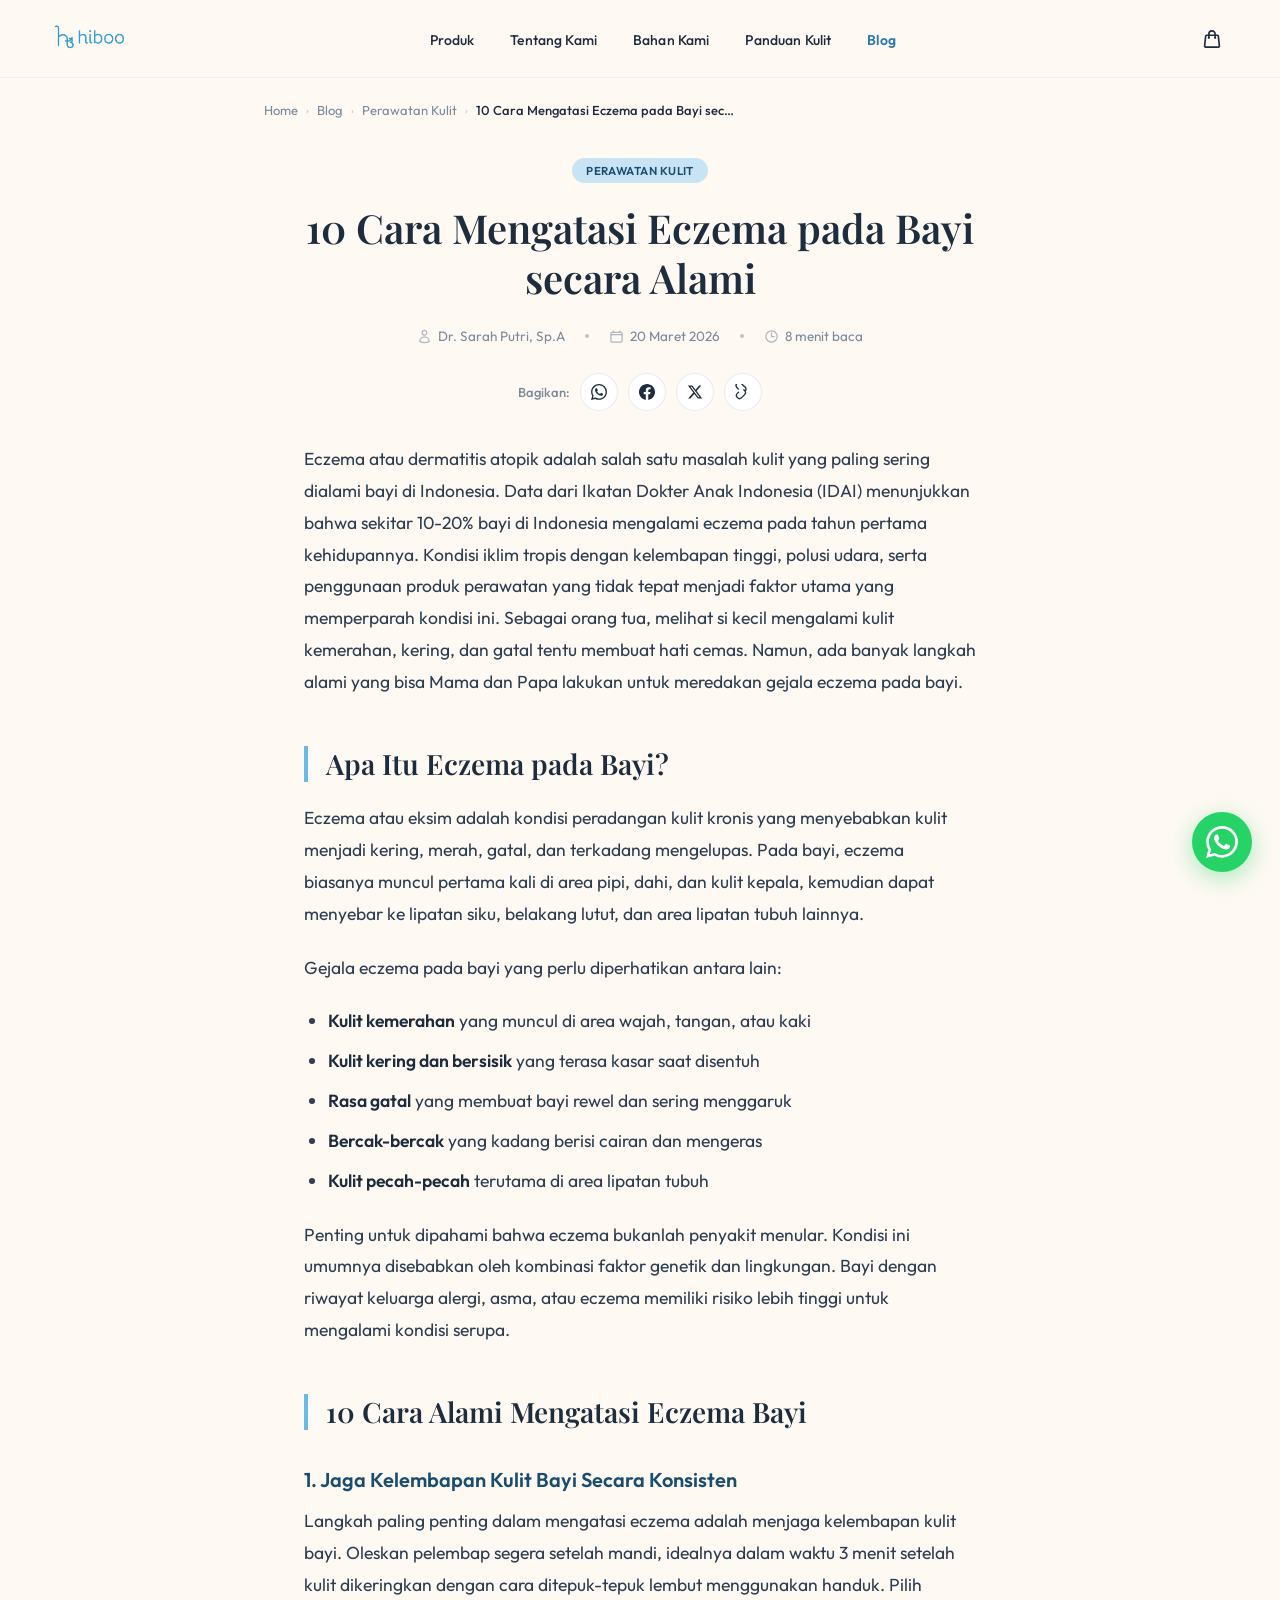
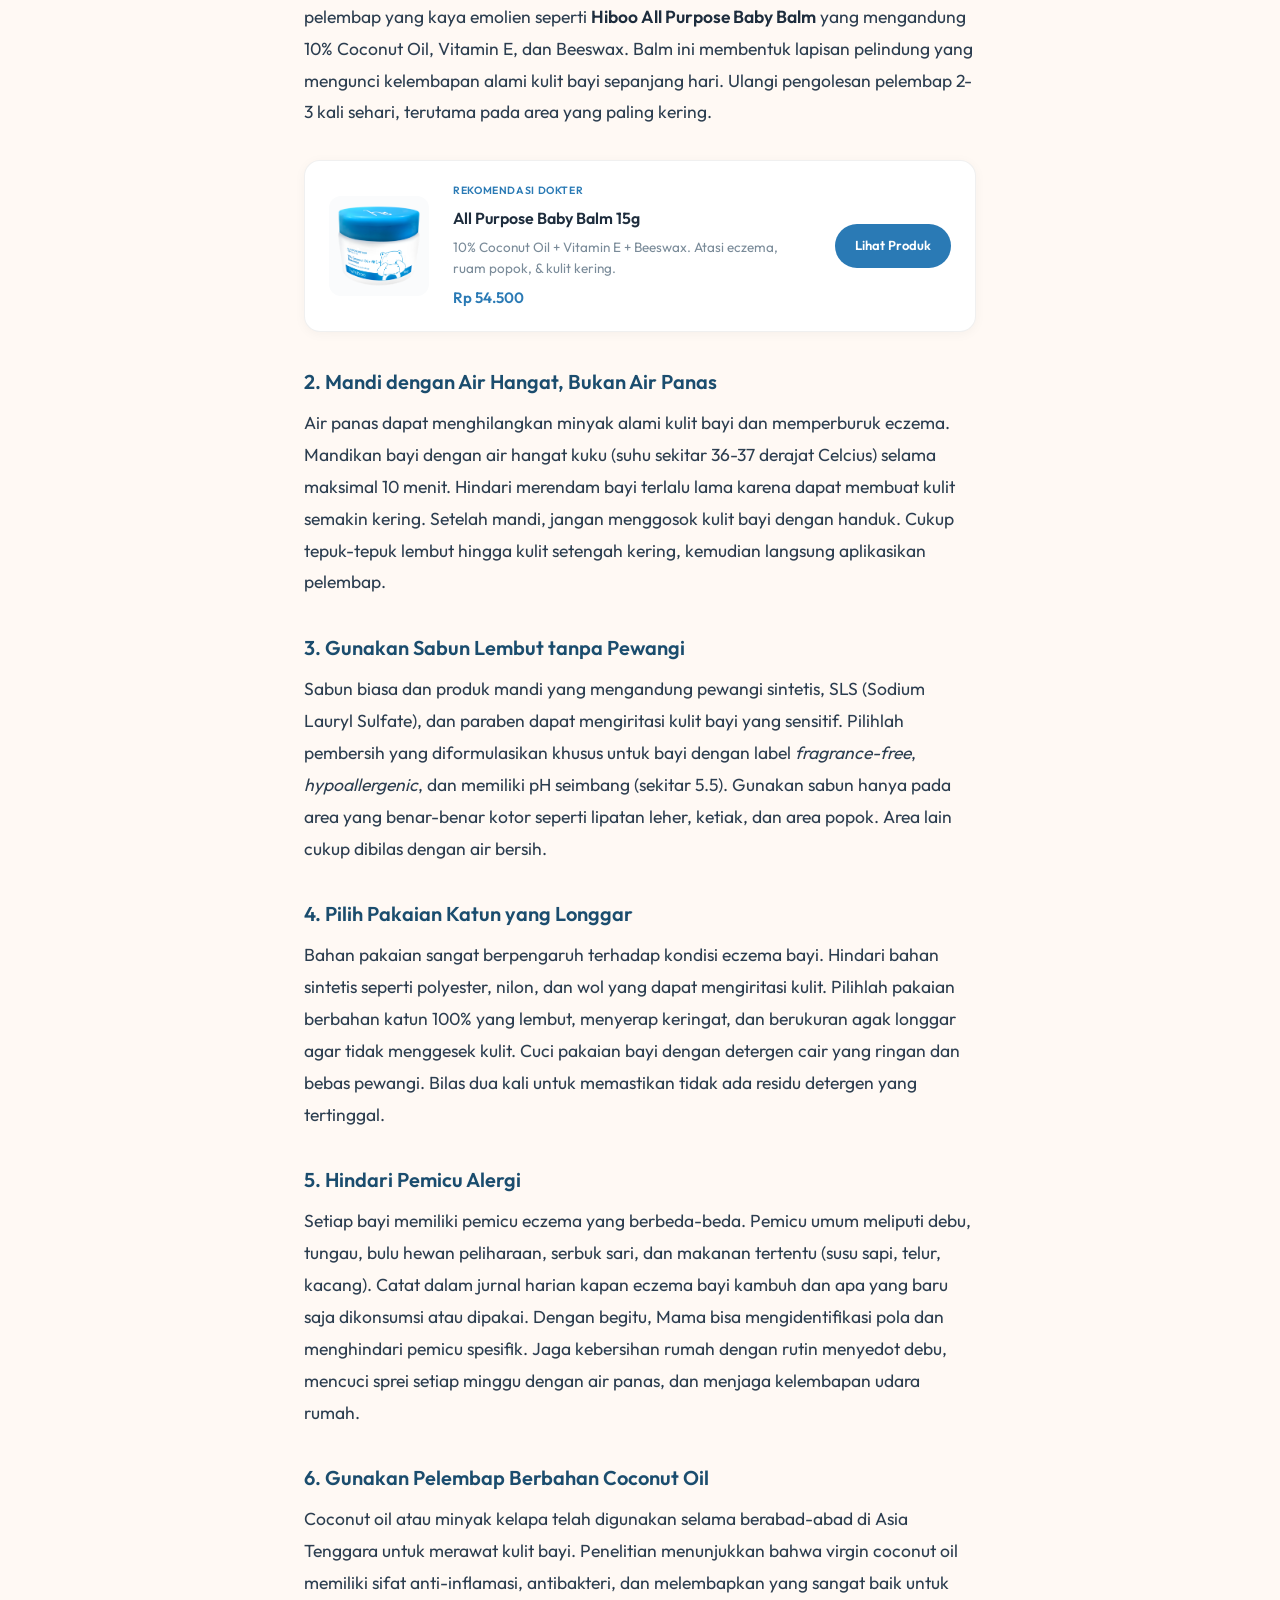
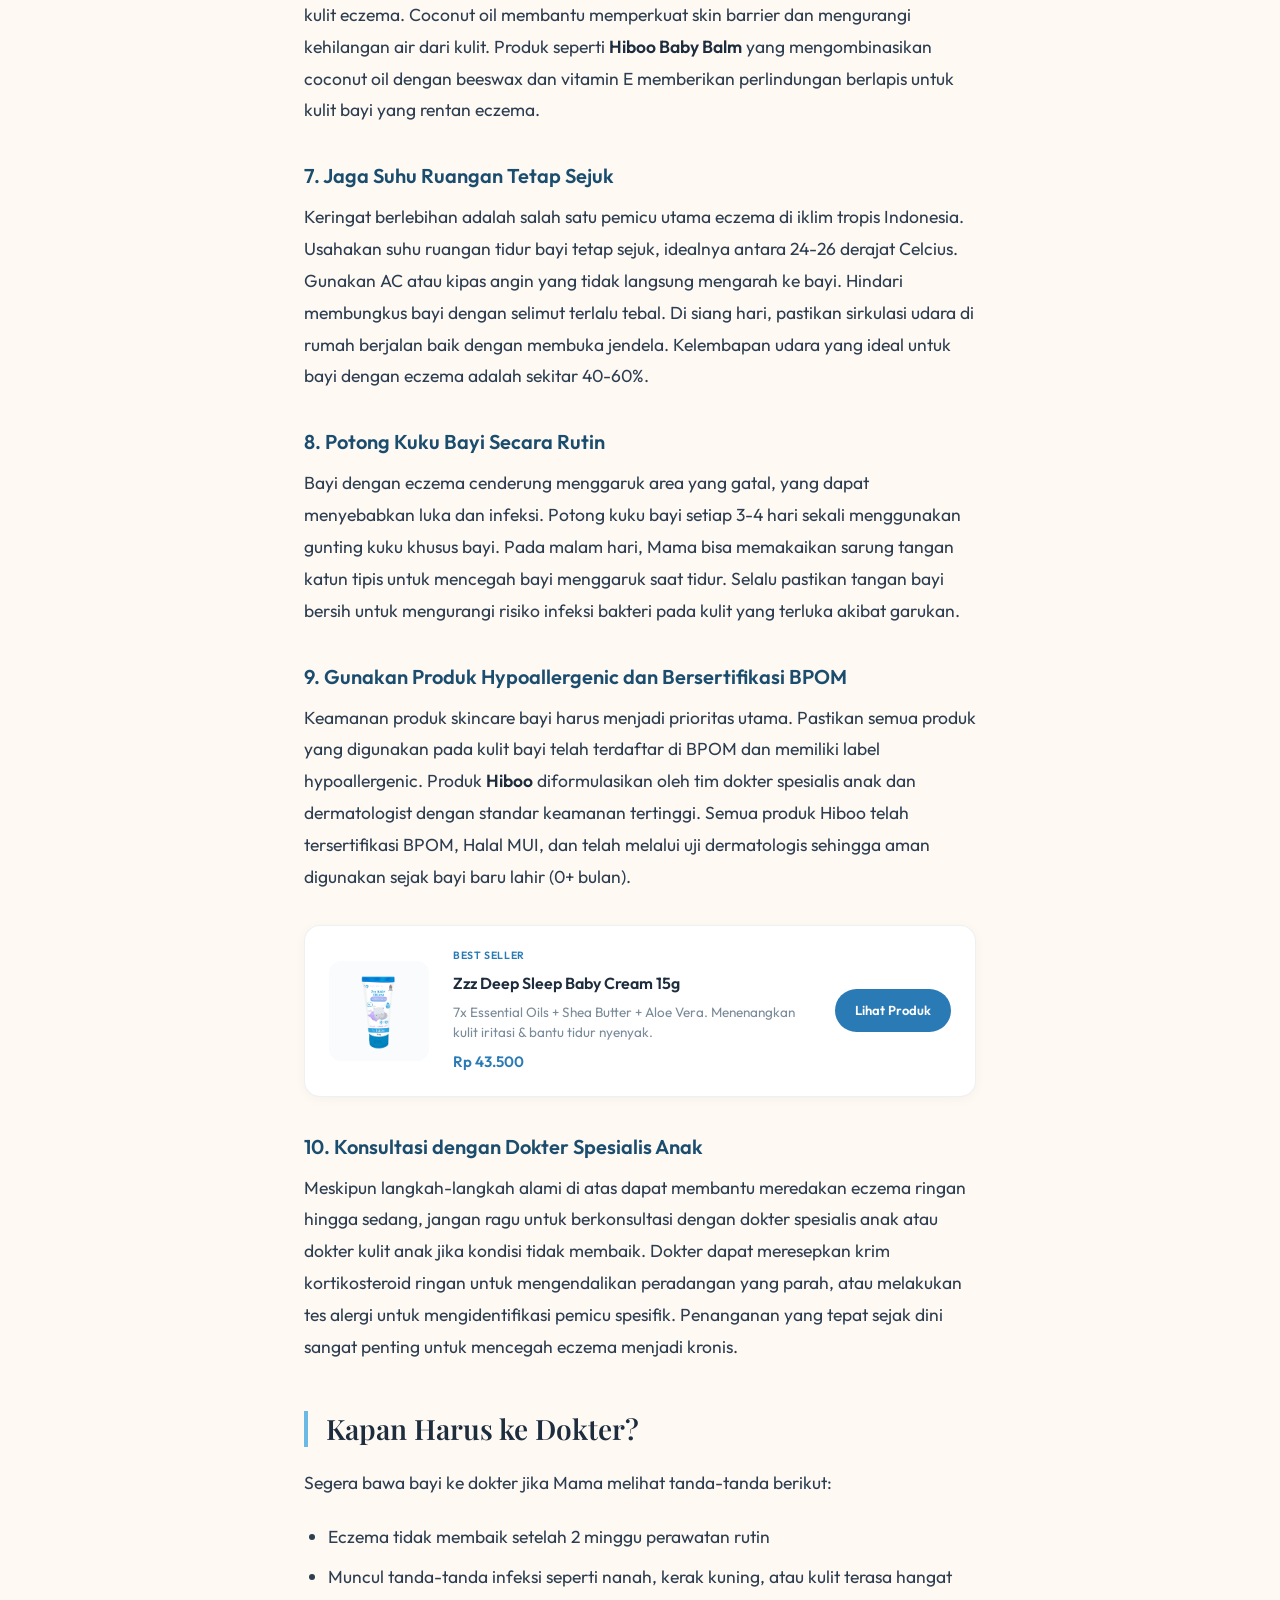
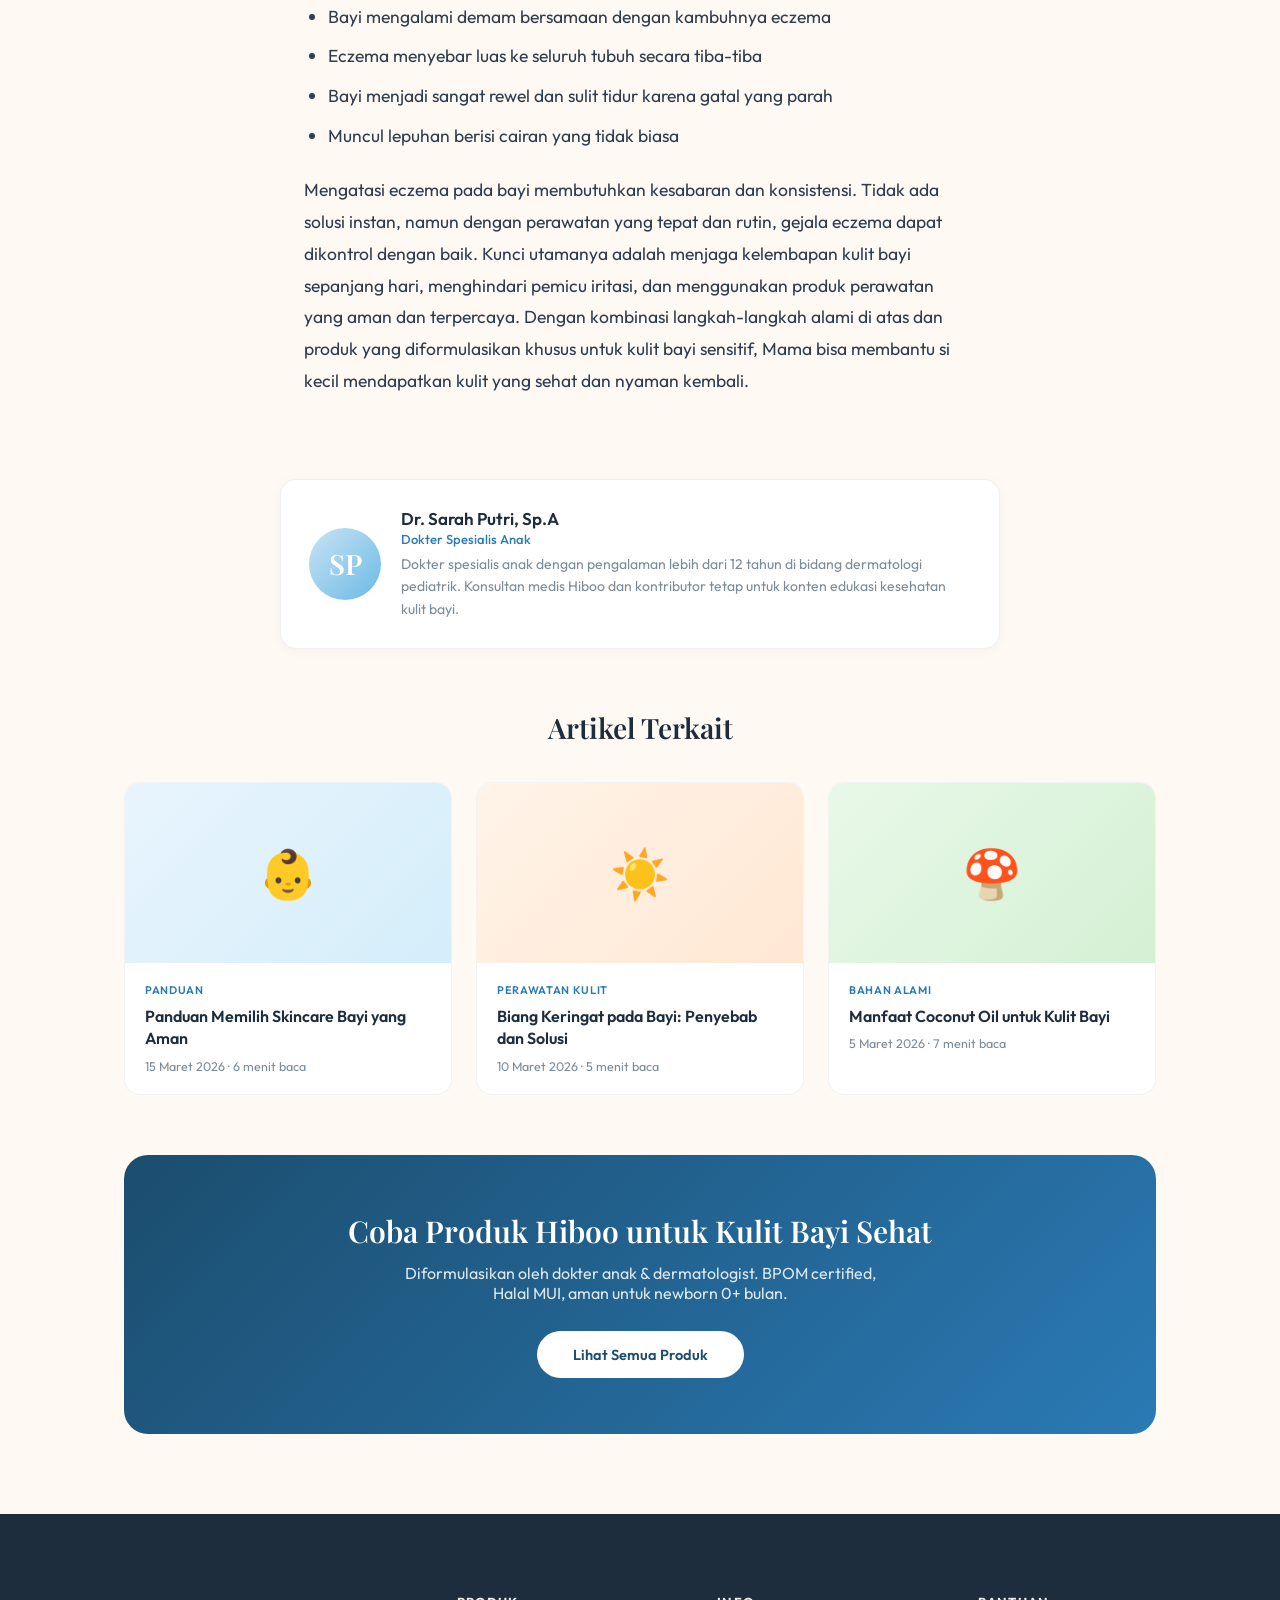
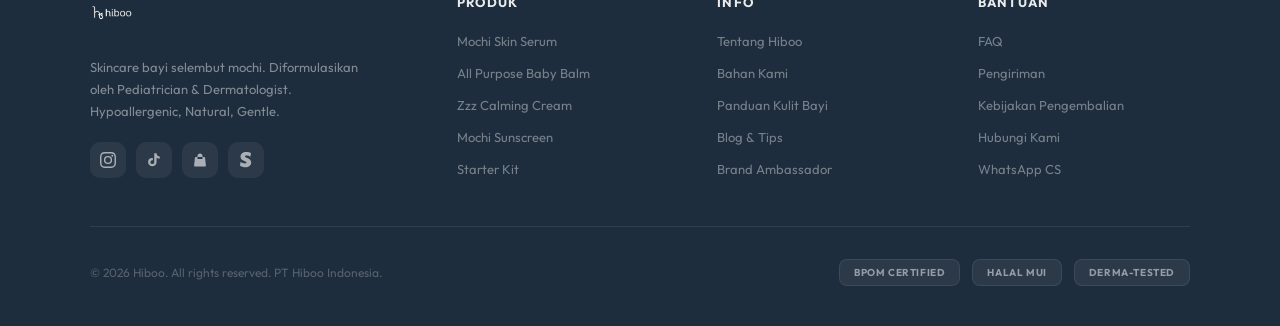
<file: html/blog-post.html>
<!DOCTYPE html>
<html lang="id">
<head>
<meta charset="UTF-8">
<meta name="viewport" content="width=device-width, initial-scale=1.0">

<!-- SEO Meta Tags -->
<title>10 Cara Mengatasi Eczema pada Bayi secara Alami | Hiboo Blog</title>
<meta name="description" content="Panduan lengkap cara mengatasi eczema pada bayi secara alami. Tips dari dokter spesialis anak untuk merawat kulit bayi yang sensitif dan rentan eksim.">
<meta name="keywords" content="cara mengatasi eczema bayi, eksim bayi, perawatan kulit bayi eczema, obat alami eczema bayi, kulit bayi kering, dermatitis atopik bayi, skincare bayi eczema, pelembap bayi eczema">
<meta name="author" content="Dr. Sarah Putri, Sp.A">
<meta name="robots" content="index, follow">
<meta name="language" content="Indonesian">
<meta name="geo.region" content="ID">
<meta name="geo.country" content="ID">

<!-- Open Graph -->
<meta property="og:type" content="article">
<meta property="og:title" content="10 Cara Mengatasi Eczema pada Bayi secara Alami">
<meta property="og:description" content="Panduan lengkap cara mengatasi eczema pada bayi secara alami dari dokter spesialis anak. Tips merawat kulit bayi sensitif.">
<meta property="og:image" content="assets/images/products/balm-15g.png">
<meta property="og:url" content="https://hiboo.co.id/blog-post.html">
<meta property="og:locale" content="id_ID">
<meta property="og:site_name" content="Hiboo Baby Skincare">
<meta property="article:published_time" content="2026-03-20T08:00:00+07:00">
<meta property="article:author" content="Dr. Sarah Putri, Sp.A">
<meta property="article:section" content="Perawatan Kulit">

<!-- Twitter Card -->
<meta name="twitter:card" content="summary_large_image">
<meta name="twitter:title" content="10 Cara Mengatasi Eczema pada Bayi secara Alami | Hiboo Blog">
<meta name="twitter:description" content="Panduan lengkap cara mengatasi eczema bayi secara alami dari dokter spesialis anak.">
<meta name="twitter:image" content="assets/images/products/balm-15g.png">

<!-- Canonical -->
<link rel="canonical" href="https://hiboo.co.id/blog-post.html">

<!-- Favicon -->
<link rel="icon" type="image/png" href="assets/images/logo/hiboo-logo-color.png">

<!-- Fonts -->
<link href="https://fonts.googleapis.com/css2?family=Outfit:wght@300;400;500;600;700&family=Playfair+Display:ital,wght@0,400;0,600;1,400;1,600&display=swap" rel="stylesheet">

<!-- Shared CSS -->
<link rel="stylesheet" href="assets/css/style.css?v=4">

<!-- JSON-LD Article Schema -->
<script type="application/ld+json">
{
  "@context": "https://schema.org",
  "@type": "Article",
  "headline": "10 Cara Mengatasi Eczema pada Bayi secara Alami",
  "description": "Panduan lengkap cara mengatasi eczema pada bayi secara alami. Tips dari dokter spesialis anak untuk merawat kulit bayi yang sensitif.",
  "image": "https://hiboo.co.id/assets/images/products/balm-15g.png",
  "author": {
    "@type": "Person",
    "name": "Dr. Sarah Putri, Sp.A",
    "jobTitle": "Dokter Spesialis Anak"
  },
  "publisher": {
    "@type": "Organization",
    "name": "Hiboo Baby Skincare",
    "logo": {
      "@type": "ImageObject",
      "url": "https://hiboo.co.id/assets/images/logo/hiboo-logo-color.png"
    }
  },
  "datePublished": "2026-03-20T08:00:00+07:00",
  "dateModified": "2026-03-20T08:00:00+07:00",
  "mainEntityOfPage": {
    "@type": "WebPage",
    "@id": "https://hiboo.co.id/blog-post.html"
  },
  "articleSection": "Perawatan Kulit",
  "wordCount": 1200,
  "inLanguage": "id"
}
</script>
<script type="application/ld+json">
{
  "@context": "https://schema.org",
  "@type": "BreadcrumbList",
  "itemListElement": [
    {"@type": "ListItem", "position": 1, "name": "Home", "item": "https://hiboo.co.id/"},
    {"@type": "ListItem", "position": 2, "name": "Blog", "item": "https://hiboo.co.id/blog.html"},
    {"@type": "ListItem", "position": 3, "name": "Perawatan Kulit", "item": "https://hiboo.co.id/blog.html?kategori=perawatan-kulit"},
    {"@type": "ListItem", "position": 4, "name": "10 Cara Mengatasi Eczema pada Bayi secara Alami"}
  ]
}
</script>

<style>
/* ── BREADCRUMB ── */
.breadcrumb {
  max-width: 800px;
  margin: 0 auto;
  padding: 24px 24px 0;
  display: flex;
  align-items: center;
  gap: 8px;
  font-size: 13px;
  color: var(--hb-muted);
  flex-wrap: wrap;
}

.breadcrumb a {
  color: var(--hb-muted);
  text-decoration: none;
  transition: color 0.2s;
}

.breadcrumb a:hover { color: var(--hb-deep); }

.breadcrumb .sep { font-size: 10px; opacity: 0.5; }

.breadcrumb .current {
  color: var(--hb-text);
  font-weight: 500;
  overflow: hidden;
  text-overflow: ellipsis;
  white-space: nowrap;
  max-width: 260px;
}

/* ── ARTICLE HEADER ── */
.article-header {
  max-width: 800px;
  margin: 0 auto;
  padding: 40px 24px 32px;
  text-align: center;
}

.article-category {
  display: inline-block;
  background: var(--hb-sky);
  color: var(--hb-navy);
  font-size: 11.5px;
  font-weight: 600;
  padding: 5px 14px;
  border-radius: 20px;
  letter-spacing: 0.04em;
  text-transform: uppercase;
  margin-bottom: 20px;
}

.article-header h1 {
  font-family: 'Playfair Display', serif;
  font-size: 40px;
  font-weight: 600;
  line-height: 1.25;
  color: var(--hb-text);
  margin-bottom: 24px;
}

.article-meta {
  display: flex;
  align-items: center;
  justify-content: center;
  gap: 20px;
  font-size: 13.5px;
  color: var(--hb-muted);
  flex-wrap: wrap;
}

.article-meta .meta-item {
  display: flex;
  align-items: center;
  gap: 6px;
}

.article-meta svg {
  width: 15px;
  height: 15px;
  opacity: 0.6;
}

.article-meta .meta-sep {
  width: 4px;
  height: 4px;
  background: var(--hb-light);
  border-radius: 50%;
}

/* ── SHARE BUTTONS ── */
.share-buttons {
  display: flex;
  align-items: center;
  justify-content: center;
  gap: 10px;
  margin-top: 28px;
}

.share-buttons span {
  font-size: 13px;
  color: var(--hb-muted);
  font-weight: 500;
}

.share-btn {
  width: 38px;
  height: 38px;
  border-radius: 50%;
  border: 1.5px solid rgba(0,0,0,0.08);
  background: var(--hb-white);
  display: flex;
  align-items: center;
  justify-content: center;
  cursor: pointer;
  transition: all 0.25s ease;
  text-decoration: none;
  color: var(--hb-text);
}

.share-btn:hover {
  border-color: var(--hb-blue);
  background: rgba(107,186,229,0.08);
  color: var(--hb-deep);
}

.share-btn svg { width: 16px; height: 16px; }

/* ── ARTICLE BODY ── */
.article-body {
  max-width: 720px;
  margin: 0 auto;
  padding: 0 24px 60px;
  font-size: 17.5px;
  line-height: 1.82;
  color: #2c3e50;
}

.article-body p {
  margin-bottom: 22px;
}

.article-body h2 {
  font-family: 'Playfair Display', serif;
  font-size: 28px;
  font-weight: 600;
  color: var(--hb-text);
  margin: 48px 0 20px;
  padding-left: 18px;
  border-left: 4px solid var(--hb-blue);
  line-height: 1.3;
}

.article-body h3 {
  font-size: 20px;
  font-weight: 600;
  color: var(--hb-navy);
  margin: 36px 0 12px;
  line-height: 1.35;
}

.article-body ul,
.article-body ol {
  margin: 16px 0 22px 24px;
}

.article-body li {
  margin-bottom: 8px;
}

.article-body strong {
  color: var(--hb-text);
  font-weight: 600;
}

.article-body em {
  font-style: italic;
}

/* ── INLINE PRODUCT BOX ── */
.product-inline-box {
  display: flex;
  align-items: center;
  gap: 24px;
  background: var(--hb-white);
  border: 1px solid rgba(0,0,0,0.06);
  border-radius: var(--hb-radius);
  padding: 20px 24px;
  margin: 32px 0;
  box-shadow: 0 2px 12px rgba(0,0,0,0.04);
  transition: box-shadow 0.3s;
}

.product-inline-box:hover {
  box-shadow: 0 4px 20px rgba(0,0,0,0.08);
}

.product-inline-box img {
  width: 100px;
  height: 100px;
  object-fit: contain;
  border-radius: 12px;
  background: var(--hb-snow);
  padding: 8px;
  flex-shrink: 0;
}

.product-inline-info {
  flex: 1;
  min-width: 0;
}

.product-inline-info .pil-tag {
  font-size: 10.5px;
  font-weight: 600;
  color: var(--hb-deep);
  letter-spacing: 0.06em;
  text-transform: uppercase;
  margin-bottom: 4px;
}

.product-inline-info h4 {
  font-size: 16px;
  font-weight: 600;
  color: var(--hb-text);
  margin-bottom: 4px;
}

.product-inline-info .pil-price {
  font-size: 15px;
  font-weight: 600;
  color: var(--hb-deep);
}

.product-inline-cta {
  flex-shrink: 0;
}

.product-inline-cta a {
  display: inline-block;
  background: var(--hb-deep);
  color: white;
  font-size: 13px;
  font-weight: 600;
  padding: 10px 20px;
  border-radius: 24px;
  text-decoration: none;
  white-space: nowrap;
  transition: background 0.25s;
}

.product-inline-cta a:hover {
  background: var(--hb-navy);
}

/* ── AUTHOR BOX ── */
.author-box {
  display: flex;
  align-items: center;
  gap: 20px;
  background: var(--hb-white);
  border: 1px solid rgba(0,0,0,0.06);
  border-radius: var(--hb-radius);
  padding: 28px;
  max-width: 720px;
  margin: 0 auto 60px;
  box-shadow: 0 2px 12px rgba(0,0,0,0.04);
}

.author-avatar {
  width: 72px;
  height: 72px;
  border-radius: 50%;
  background: linear-gradient(135deg, var(--hb-sky), var(--hb-blue));
  display: flex;
  align-items: center;
  justify-content: center;
  flex-shrink: 0;
  font-size: 28px;
  color: white;
  font-weight: 600;
  font-family: 'Playfair Display', serif;
}

.author-info h4 {
  font-size: 17px;
  font-weight: 600;
  color: var(--hb-text);
  margin-bottom: 2px;
}

.author-info .author-title {
  font-size: 13px;
  font-weight: 500;
  color: var(--hb-deep);
  margin-bottom: 6px;
}

.author-info p {
  font-size: 14px;
  color: var(--hb-muted);
  line-height: 1.6;
}

/* ── RELATED POSTS ── */
.related-section {
  max-width: 1080px;
  margin: 0 auto;
  padding: 0 24px 60px;
}

.related-section h2 {
  font-family: 'Playfair Display', serif;
  font-size: 28px;
  font-weight: 600;
  text-align: center;
  margin-bottom: 36px;
  color: var(--hb-text);
}

.related-grid {
  display: grid;
  grid-template-columns: repeat(3, 1fr);
  gap: 24px;
}

.related-card {
  background: var(--hb-white);
  border-radius: var(--hb-radius);
  overflow: hidden;
  border: 1px solid rgba(0,0,0,0.05);
  text-decoration: none;
  color: inherit;
  transition: transform 0.3s, box-shadow 0.3s;
}

.related-card:hover {
  transform: translateY(-4px);
  box-shadow: 0 8px 32px rgba(0,0,0,0.08);
}

.related-card-img {
  width: 100%;
  height: 180px;
  object-fit: cover;
  background: var(--hb-warm);
  display: flex;
  align-items: center;
  justify-content: center;
  font-size: 48px;
}

.related-card-body {
  padding: 20px;
}

.related-card-body .rc-cat {
  font-size: 11px;
  font-weight: 600;
  color: var(--hb-deep);
  text-transform: uppercase;
  letter-spacing: 0.06em;
  margin-bottom: 8px;
}

.related-card-body h3 {
  font-size: 16px;
  font-weight: 600;
  color: var(--hb-text);
  line-height: 1.4;
  margin-bottom: 8px;
}

.related-card-body .rc-meta {
  font-size: 12.5px;
  color: var(--hb-muted);
}

/* ── CTA BANNER ── */
.blog-cta-banner {
  max-width: 1080px;
  margin: 0 auto 80px;
  padding: 0 24px;
}

.blog-cta-inner {
  background: linear-gradient(135deg, var(--hb-navy) 0%, var(--hb-deep) 100%);
  border-radius: var(--hb-radius-lg);
  padding: 56px 48px;
  text-align: center;
  color: white;
}

.blog-cta-inner h2 {
  font-family: 'Playfair Display', serif;
  font-size: 30px;
  font-weight: 600;
  margin-bottom: 12px;
}

.blog-cta-inner p {
  font-size: 16px;
  opacity: 0.85;
  margin-bottom: 28px;
  max-width: 480px;
  margin-left: auto;
  margin-right: auto;
}

.blog-cta-inner a {
  display: inline-block;
  background: white;
  color: var(--hb-navy);
  font-size: 14.5px;
  font-weight: 600;
  padding: 14px 36px;
  border-radius: 30px;
  text-decoration: none;
  transition: transform 0.25s, box-shadow 0.25s;
}

.blog-cta-inner a:hover {
  transform: translateY(-2px);
  box-shadow: 0 6px 24px rgba(0,0,0,0.2);
}

/* ── RESPONSIVE ── */
@media (max-width: 768px) {
  .article-header h1 { font-size: 28px; }
  .article-header { padding: 28px 20px 24px; }
  .article-body { font-size: 16px; padding: 0 20px 48px; }
  .article-body h2 { font-size: 23px; }
  .article-body h3 { font-size: 18px; }
  .product-inline-box { flex-direction: column; text-align: center; gap: 16px; padding: 20px; }
  .product-inline-box img { width: 80px; height: 80px; }
  .related-grid { grid-template-columns: 1fr; }
  .author-box { flex-direction: column; text-align: center; padding: 24px 20px; }
  .blog-cta-inner { padding: 40px 24px; }
  .blog-cta-inner h2 { font-size: 24px; }
  .share-buttons { flex-wrap: wrap; }
  .breadcrumb { font-size: 12px; }
}

@media (max-width: 480px) {
  .article-header h1 { font-size: 24px; }
  .article-meta { gap: 12px; }
  .article-meta .meta-sep { display: none; }
}
</style>

</head>
<body>

<!-- ANNOUNCEMENT BAR -->

<!-- NAV -->
<nav>
  <a href="index.html" class="nav-logo">
    <img src="assets/images/logo/hiboo-logo-color.png" alt="Hiboo Baby Skincare" width="160" height="52">
  </a>
  <ul class="nav-links">
    <li><a href="produk.html">Produk</a></li>
    <li><a href="tentang-kami.html">Tentang Kami</a></li>
    <li><a href="bahan-kami.html">Bahan Kami</a></li>
    <li><a href="panduan-kulit.html">Panduan Kulit</a></li>
    <li><a href="blog.html" style="color:var(--hb-deep); font-weight:600;">Blog</a></li>
  </ul>
  <div class="nav-right">
    <a href="https://shopee.co.id/hiboobaby" target="_blank" rel="noopener" class="nav-icon cart-btn" title="Shopee Store" aria-label="Beli di Shopee">
      <svg xmlns="http://www.w3.org/2000/svg" fill="none" viewBox="0 0 24 24" stroke-width="2" stroke="currentColor"><path stroke-linecap="round" stroke-linejoin="round" d="M15.75 10.5V6a3.75 3.75 0 1 0-7.5 0v4.5m11.356-1.993 1.263 12c.07.665-.45 1.243-1.119 1.243H4.25a1.125 1.125 0 0 1-1.12-1.243l1.264-12A1.125 1.125 0 0 1 5.513 7.5h12.974c.576 0 1.059.435 1.119 1.007ZM8.625 10.5a.375.375 0 1 1-.75 0 .375.375 0 0 1 .75 0Zm7.5 0a.375.375 0 1 1-.75 0 .375.375 0 0 1 .75 0Z"/></svg>
    </a>
    <button class="mobile-menu-btn" aria-label="Menu">
      <span></span><span></span><span></span>
    </button>
  </div>
</nav>

<!-- BREADCRUMB -->
<div class="breadcrumb">
  <a href="index.html">Home</a>
  <span class="sep">&rsaquo;</span>
  <a href="blog.html">Blog</a>
  <span class="sep">&rsaquo;</span>
  <a href="blog.html?kategori=perawatan-kulit">Perawatan Kulit</a>
  <span class="sep">&rsaquo;</span>
  <span class="current">10 Cara Mengatasi Eczema pada Bayi secara Alami</span>
</div>

<!-- ARTICLE HEADER -->
<header class="article-header">
  <span class="article-category">Perawatan Kulit</span>
  <h1 class="playfair">10 Cara Mengatasi Eczema pada Bayi secara Alami</h1>
  <div class="article-meta">
    <span class="meta-item">
      <svg xmlns="http://www.w3.org/2000/svg" fill="none" viewBox="0 0 24 24" stroke-width="2" stroke="currentColor"><path stroke-linecap="round" stroke-linejoin="round" d="M15.75 6a3.75 3.75 0 1 1-7.5 0 3.75 3.75 0 0 1 7.5 0ZM4.501 20.118a7.5 7.5 0 0 1 14.998 0A17.933 17.933 0 0 1 12 21.75c-2.676 0-5.216-.584-7.499-1.632Z"/></svg>
      Dr. Sarah Putri, Sp.A
    </span>
    <span class="meta-sep"></span>
    <span class="meta-item">
      <svg xmlns="http://www.w3.org/2000/svg" fill="none" viewBox="0 0 24 24" stroke-width="2" stroke="currentColor"><path stroke-linecap="round" stroke-linejoin="round" d="M6.75 3v2.25M17.25 3v2.25M3 18.75V7.5a2.25 2.25 0 0 1 2.25-2.25h13.5A2.25 2.25 0 0 1 21 7.5v11.25m-18 0A2.25 2.25 0 0 0 5.25 21h13.5A2.25 2.25 0 0 0 21 18.75m-18 0v-7.5A2.25 2.25 0 0 1 5.25 9h13.5A2.25 2.25 0 0 1 21 11.25v7.5"/></svg>
      20 Maret 2026
    </span>
    <span class="meta-sep"></span>
    <span class="meta-item">
      <svg xmlns="http://www.w3.org/2000/svg" fill="none" viewBox="0 0 24 24" stroke-width="2" stroke="currentColor"><path stroke-linecap="round" stroke-linejoin="round" d="M12 6v6h4.5m4.5 0a9 9 0 1 1-18 0 9 9 0 0 1 18 0Z"/></svg>
      8 menit baca
    </span>
  </div>

  <!-- Share Buttons -->
  <div class="share-buttons">
    <span>Bagikan:</span>
    <a href="https://wa.me/?text=10%20Cara%20Mengatasi%20Eczema%20pada%20Bayi%20secara%20Alami%20https://hiboo.co.id/blog-post.html" target="_blank" rel="noopener" class="share-btn" title="Bagikan ke WhatsApp">
      <svg viewBox="0 0 24 24" fill="currentColor"><path d="M17.472 14.382c-.297-.149-1.758-.867-2.03-.967-.273-.099-.471-.148-.67.15-.197.297-.767.966-.94 1.164-.173.199-.347.223-.644.075-.297-.15-1.255-.463-2.39-1.475-.883-.788-1.48-1.761-1.653-2.059-.173-.297-.018-.458.13-.606.134-.133.298-.347.446-.52.149-.174.198-.298.298-.497.099-.198.05-.371-.025-.52-.075-.149-.669-1.612-.916-2.207-.242-.579-.487-.5-.669-.51-.173-.008-.371-.01-.57-.01-.198 0-.52.074-.792.372-.272.297-1.04 1.016-1.04 2.479 0 1.462 1.065 2.875 1.213 3.074.149.198 2.096 3.2 5.077 4.487.709.306 1.262.489 1.694.625.712.227 1.36.195 1.871.118.571-.085 1.758-.719 2.006-1.413.248-.694.248-1.289.173-1.413-.074-.124-.272-.198-.57-.347m-5.421 7.403h-.004a9.87 9.87 0 0 1-5.031-1.378l-.361-.214-3.741.982.998-3.648-.235-.374a9.86 9.86 0 0 1-1.51-5.26c.001-5.45 4.436-9.884 9.888-9.884 2.64 0 5.122 1.03 6.988 2.898a9.825 9.825 0 0 1 2.893 6.994c-.003 5.45-4.437 9.884-9.885 9.884m8.413-18.297A11.815 11.815 0 0 0 12.05 0C5.495 0 .16 5.335.157 11.892c0 2.096.547 4.142 1.588 5.945L.057 24l6.305-1.654a11.882 11.882 0 0 0 5.683 1.448h.005c6.554 0 11.89-5.335 11.893-11.893a11.821 11.821 0 0 0-3.48-8.413Z"/></svg>
    </a>
    <a href="https://www.facebook.com/sharer/sharer.php?u=https://hiboo.co.id/blog-post.html" target="_blank" rel="noopener" class="share-btn" title="Bagikan ke Facebook">
      <svg viewBox="0 0 24 24" fill="currentColor"><path d="M24 12.073c0-6.627-5.373-12-12-12s-12 5.373-12 12c0 5.99 4.388 10.954 10.125 11.854v-8.385H7.078v-3.47h3.047V9.43c0-3.007 1.792-4.669 4.533-4.669 1.312 0 2.686.235 2.686.235v2.953H15.83c-1.491 0-1.956.925-1.956 1.874v2.25h3.328l-.532 3.47h-2.796v8.385C19.612 23.027 24 18.062 24 12.073z"/></svg>
    </a>
    <a href="https://twitter.com/intent/tweet?text=10%20Cara%20Mengatasi%20Eczema%20pada%20Bayi%20secara%20Alami&url=https://hiboo.co.id/blog-post.html" target="_blank" rel="noopener" class="share-btn" title="Bagikan ke Twitter">
      <svg viewBox="0 0 24 24" fill="currentColor"><path d="M18.244 2.25h3.308l-7.227 8.26 8.502 11.24H16.17l-5.214-6.817L4.99 21.75H1.68l7.73-8.835L1.254 2.25H8.08l4.713 6.231zm-1.161 17.52h1.833L7.084 4.126H5.117z"/></svg>
    </a>
    <button class="share-btn" title="Salin Link" onclick="navigator.clipboard.writeText(window.location.href);this.innerHTML='<svg viewBox=\'0 0 24 24\' fill=\'none\' stroke=\'currentColor\' stroke-width=\'2\'><path stroke-linecap=\'round\' stroke-linejoin=\'round\' d=\'m4.5 12.75 6 6 9-13.5\'/></svg>';setTimeout(()=>{this.innerHTML='<svg viewBox=\'0 0 24 24\' fill=\'none\' stroke=\'currentColor\' stroke-width=\'2\'><path stroke-linecap=\'round\' stroke-linejoin=\'round\' d=\'M13.19 8.688a4.5 4.5 0 0 1 1.242 7.244l-4.5 4.5a4.5 4.5 0 0 1-6.364-6.364l1.757-1.757m9.86-1.415a4.5 4.5 0 0 0-1.242-7.244l-4.5-4.5a4.5 4.5 0 0 0-6.364 6.364L5.22 7.721\'/></svg>'},2000)">
      <svg viewBox="0 0 24 24" fill="none" stroke="currentColor" stroke-width="2"><path stroke-linecap="round" stroke-linejoin="round" d="M13.19 8.688a4.5 4.5 0 0 1 1.242 7.244l-4.5 4.5a4.5 4.5 0 0 1-6.364-6.364l1.757-1.757m9.86-1.415a4.5 4.5 0 0 0-1.242-7.244l-4.5-4.5a4.5 4.5 0 0 0-6.364 6.364L5.22 7.721"/></svg>
    </button>
  </div>
</header>

<!-- ARTICLE BODY -->
<article class="article-body">

  <p>Eczema atau dermatitis atopik adalah salah satu masalah kulit yang paling sering dialami bayi di Indonesia. Data dari Ikatan Dokter Anak Indonesia (IDAI) menunjukkan bahwa sekitar 10-20% bayi di Indonesia mengalami eczema pada tahun pertama kehidupannya. Kondisi iklim tropis dengan kelembapan tinggi, polusi udara, serta penggunaan produk perawatan yang tidak tepat menjadi faktor utama yang memperparah kondisi ini. Sebagai orang tua, melihat si kecil mengalami kulit kemerahan, kering, dan gatal tentu membuat hati cemas. Namun, ada banyak langkah alami yang bisa Mama dan Papa lakukan untuk meredakan gejala eczema pada bayi.</p>

  <h2>Apa Itu Eczema pada Bayi?</h2>

  <p>Eczema atau eksim adalah kondisi peradangan kulit kronis yang menyebabkan kulit menjadi kering, merah, gatal, dan terkadang mengelupas. Pada bayi, eczema biasanya muncul pertama kali di area pipi, dahi, dan kulit kepala, kemudian dapat menyebar ke lipatan siku, belakang lutut, dan area lipatan tubuh lainnya.</p>

  <p>Gejala eczema pada bayi yang perlu diperhatikan antara lain:</p>
  <ul>
    <li><strong>Kulit kemerahan</strong> yang muncul di area wajah, tangan, atau kaki</li>
    <li><strong>Kulit kering dan bersisik</strong> yang terasa kasar saat disentuh</li>
    <li><strong>Rasa gatal</strong> yang membuat bayi rewel dan sering menggaruk</li>
    <li><strong>Bercak-bercak</strong> yang kadang berisi cairan dan mengeras</li>
    <li><strong>Kulit pecah-pecah</strong> terutama di area lipatan tubuh</li>
  </ul>

  <p>Penting untuk dipahami bahwa eczema bukanlah penyakit menular. Kondisi ini umumnya disebabkan oleh kombinasi faktor genetik dan lingkungan. Bayi dengan riwayat keluarga alergi, asma, atau eczema memiliki risiko lebih tinggi untuk mengalami kondisi serupa.</p>

  <h2>10 Cara Alami Mengatasi Eczema Bayi</h2>

  <h3>1. Jaga Kelembapan Kulit Bayi Secara Konsisten</h3>
  <p>Langkah paling penting dalam mengatasi eczema adalah menjaga kelembapan kulit bayi. Oleskan pelembap segera setelah mandi, idealnya dalam waktu 3 menit setelah kulit dikeringkan dengan cara ditepuk-tepuk lembut menggunakan handuk. Pilih pelembap yang kaya emolien seperti <strong>Hiboo All Purpose Baby Balm</strong> yang mengandung 10% Coconut Oil, Vitamin E, dan Beeswax. Balm ini membentuk lapisan pelindung yang mengunci kelembapan alami kulit bayi sepanjang hari. Ulangi pengolesan pelembap 2-3 kali sehari, terutama pada area yang paling kering.</p>

  <!-- INLINE PRODUCT: Baby Balm -->
  <div class="product-inline-box">
    <img src="assets/images/products/balm-15g.png" alt="Hiboo All Purpose Baby Balm 15g" loading="lazy">
    <div class="product-inline-info">
      <div class="pil-tag">Rekomendasi Dokter</div>
      <h4>All Purpose Baby Balm 15g</h4>
      <p style="font-size:13.5px; color:var(--hb-muted); margin:4px 0 6px; line-height:1.5;">10% Coconut Oil + Vitamin E + Beeswax. Atasi eczema, ruam popok, & kulit kering.</p>
      <div class="pil-price">Rp 54.500</div>
    </div>
    <div class="product-inline-cta">
      <a href="produk.html">Lihat Produk</a>
    </div>
  </div>

  <h3>2. Mandi dengan Air Hangat, Bukan Air Panas</h3>
  <p>Air panas dapat menghilangkan minyak alami kulit bayi dan memperburuk eczema. Mandikan bayi dengan air hangat kuku (suhu sekitar 36-37 derajat Celcius) selama maksimal 10 menit. Hindari merendam bayi terlalu lama karena dapat membuat kulit semakin kering. Setelah mandi, jangan menggosok kulit bayi dengan handuk. Cukup tepuk-tepuk lembut hingga kulit setengah kering, kemudian langsung aplikasikan pelembap.</p>

  <h3>3. Gunakan Sabun Lembut tanpa Pewangi</h3>
  <p>Sabun biasa dan produk mandi yang mengandung pewangi sintetis, SLS (Sodium Lauryl Sulfate), dan paraben dapat mengiritasi kulit bayi yang sensitif. Pilihlah pembersih yang diformulasikan khusus untuk bayi dengan label <em>fragrance-free</em>, <em>hypoallergenic</em>, dan memiliki pH seimbang (sekitar 5.5). Gunakan sabun hanya pada area yang benar-benar kotor seperti lipatan leher, ketiak, dan area popok. Area lain cukup dibilas dengan air bersih.</p>

  <h3>4. Pilih Pakaian Katun yang Longgar</h3>
  <p>Bahan pakaian sangat berpengaruh terhadap kondisi eczema bayi. Hindari bahan sintetis seperti polyester, nilon, dan wol yang dapat mengiritasi kulit. Pilihlah pakaian berbahan katun 100% yang lembut, menyerap keringat, dan berukuran agak longgar agar tidak menggesek kulit. Cuci pakaian bayi dengan detergen cair yang ringan dan bebas pewangi. Bilas dua kali untuk memastikan tidak ada residu detergen yang tertinggal.</p>

  <h3>5. Hindari Pemicu Alergi</h3>
  <p>Setiap bayi memiliki pemicu eczema yang berbeda-beda. Pemicu umum meliputi debu, tungau, bulu hewan peliharaan, serbuk sari, dan makanan tertentu (susu sapi, telur, kacang). Catat dalam jurnal harian kapan eczema bayi kambuh dan apa yang baru saja dikonsumsi atau dipakai. Dengan begitu, Mama bisa mengidentifikasi pola dan menghindari pemicu spesifik. Jaga kebersihan rumah dengan rutin menyedot debu, mencuci sprei setiap minggu dengan air panas, dan menjaga kelembapan udara rumah.</p>

  <h3>6. Gunakan Pelembap Berbahan Coconut Oil</h3>
  <p>Coconut oil atau minyak kelapa telah digunakan selama berabad-abad di Asia Tenggara untuk merawat kulit bayi. Penelitian menunjukkan bahwa virgin coconut oil memiliki sifat anti-inflamasi, antibakteri, dan melembapkan yang sangat baik untuk kulit eczema. Coconut oil membantu memperkuat skin barrier dan mengurangi kehilangan air dari kulit. Produk seperti <strong>Hiboo Baby Balm</strong> yang mengombinasikan coconut oil dengan beeswax dan vitamin E memberikan perlindungan berlapis untuk kulit bayi yang rentan eczema.</p>

  <h3>7. Jaga Suhu Ruangan Tetap Sejuk</h3>
  <p>Keringat berlebihan adalah salah satu pemicu utama eczema di iklim tropis Indonesia. Usahakan suhu ruangan tidur bayi tetap sejuk, idealnya antara 24-26 derajat Celcius. Gunakan AC atau kipas angin yang tidak langsung mengarah ke bayi. Hindari membungkus bayi dengan selimut terlalu tebal. Di siang hari, pastikan sirkulasi udara di rumah berjalan baik dengan membuka jendela. Kelembapan udara yang ideal untuk bayi dengan eczema adalah sekitar 40-60%.</p>

  <h3>8. Potong Kuku Bayi Secara Rutin</h3>
  <p>Bayi dengan eczema cenderung menggaruk area yang gatal, yang dapat menyebabkan luka dan infeksi. Potong kuku bayi setiap 3-4 hari sekali menggunakan gunting kuku khusus bayi. Pada malam hari, Mama bisa memakaikan sarung tangan katun tipis untuk mencegah bayi menggaruk saat tidur. Selalu pastikan tangan bayi bersih untuk mengurangi risiko infeksi bakteri pada kulit yang terluka akibat garukan.</p>

  <h3>9. Gunakan Produk Hypoallergenic dan Bersertifikasi BPOM</h3>
  <p>Keamanan produk skincare bayi harus menjadi prioritas utama. Pastikan semua produk yang digunakan pada kulit bayi telah terdaftar di BPOM dan memiliki label hypoallergenic. Produk <strong>Hiboo</strong> diformulasikan oleh tim dokter spesialis anak dan dermatologist dengan standar keamanan tertinggi. Semua produk Hiboo telah tersertifikasi BPOM, Halal MUI, dan telah melalui uji dermatologis sehingga aman digunakan sejak bayi baru lahir (0+ bulan).</p>

  <!-- INLINE PRODUCT: Zzz Cream -->
  <div class="product-inline-box">
    <img src="assets/images/products/zzz-cream-15g.png" alt="Hiboo Zzz Deep Sleep Baby Cream 15g" loading="lazy">
    <div class="product-inline-info">
      <div class="pil-tag">Best Seller</div>
      <h4>Zzz Deep Sleep Baby Cream 15g</h4>
      <p style="font-size:13.5px; color:var(--hb-muted); margin:4px 0 6px; line-height:1.5;">7x Essential Oils + Shea Butter + Aloe Vera. Menenangkan kulit iritasi &amp; bantu tidur nyenyak.</p>
      <div class="pil-price">Rp 43.500</div>
    </div>
    <div class="product-inline-cta">
      <a href="produk.html">Lihat Produk</a>
    </div>
  </div>

  <h3>10. Konsultasi dengan Dokter Spesialis Anak</h3>
  <p>Meskipun langkah-langkah alami di atas dapat membantu meredakan eczema ringan hingga sedang, jangan ragu untuk berkonsultasi dengan dokter spesialis anak atau dokter kulit anak jika kondisi tidak membaik. Dokter dapat meresepkan krim kortikosteroid ringan untuk mengendalikan peradangan yang parah, atau melakukan tes alergi untuk mengidentifikasi pemicu spesifik. Penanganan yang tepat sejak dini sangat penting untuk mencegah eczema menjadi kronis.</p>

  <h2>Kapan Harus ke Dokter?</h2>

  <p>Segera bawa bayi ke dokter jika Mama melihat tanda-tanda berikut:</p>
  <ul>
    <li>Eczema tidak membaik setelah 2 minggu perawatan rutin</li>
    <li>Muncul tanda-tanda infeksi seperti nanah, kerak kuning, atau kulit terasa hangat</li>
    <li>Bayi mengalami demam bersamaan dengan kambuhnya eczema</li>
    <li>Eczema menyebar luas ke seluruh tubuh secara tiba-tiba</li>
    <li>Bayi menjadi sangat rewel dan sulit tidur karena gatal yang parah</li>
    <li>Muncul lepuhan berisi cairan yang tidak biasa</li>
  </ul>

  <p>Mengatasi eczema pada bayi membutuhkan kesabaran dan konsistensi. Tidak ada solusi instan, namun dengan perawatan yang tepat dan rutin, gejala eczema dapat dikontrol dengan baik. Kunci utamanya adalah menjaga kelembapan kulit bayi sepanjang hari, menghindari pemicu iritasi, dan menggunakan produk perawatan yang aman dan terpercaya. Dengan kombinasi langkah-langkah alami di atas dan produk yang diformulasikan khusus untuk kulit bayi sensitif, Mama bisa membantu si kecil mendapatkan kulit yang sehat dan nyaman kembali.</p>

</article>

<!-- AUTHOR BOX -->
<div class="author-box">
  <div class="author-avatar">SP</div>
  <div class="author-info">
    <h4>Dr. Sarah Putri, Sp.A</h4>
    <div class="author-title">Dokter Spesialis Anak</div>
    <p>Dokter spesialis anak dengan pengalaman lebih dari 12 tahun di bidang dermatologi pediatrik. Konsultan medis Hiboo dan kontributor tetap untuk konten edukasi kesehatan kulit bayi.</p>
  </div>
</div>

<!-- RELATED ARTICLES -->
<section class="related-section">
  <h2 class="playfair">Artikel Terkait</h2>
  <div class="related-grid">
    <a href="blog-post.html" class="related-card">
      <div class="related-card-img" style="background: linear-gradient(135deg, #E8F4FD, #D4EEFA);">
        <span>&#128118;</span>
      </div>
      <div class="related-card-body">
        <div class="rc-cat">Panduan</div>
        <h3>Panduan Memilih Skincare Bayi yang Aman</h3>
        <div class="rc-meta">15 Maret 2026 &middot; 6 menit baca</div>
      </div>
    </a>
    <a href="blog-post.html" class="related-card">
      <div class="related-card-img" style="background: linear-gradient(135deg, #FFF3E8, #FFE8D4);">
        <span>&#9728;&#65039;</span>
      </div>
      <div class="related-card-body">
        <div class="rc-cat">Perawatan Kulit</div>
        <h3>Biang Keringat pada Bayi: Penyebab dan Solusi</h3>
        <div class="rc-meta">10 Maret 2026 &middot; 5 menit baca</div>
      </div>
    </a>
    <a href="blog-post.html" class="related-card">
      <div class="related-card-img" style="background: linear-gradient(135deg, #E8F8E8, #D4F0D4);">
        <span>&#127812;</span>
      </div>
      <div class="related-card-body">
        <div class="rc-cat">Bahan Alami</div>
        <h3>Manfaat Coconut Oil untuk Kulit Bayi</h3>
        <div class="rc-meta">5 Maret 2026 &middot; 7 menit baca</div>
      </div>
    </a>
  </div>
</section>

<!-- CTA BANNER -->
<section class="blog-cta-banner">
  <div class="blog-cta-inner">
    <h2 class="playfair">Coba Produk Hiboo untuk Kulit Bayi Sehat</h2>
    <p>Diformulasikan oleh dokter anak & dermatologist. BPOM certified, Halal MUI, aman untuk newborn 0+ bulan.</p>
    <a href="produk.html">Lihat Semua Produk</a>
  </div>
</section>

<!-- WHATSAPP FLOATING BUTTON -->
<div class="wa-float">
  <span class="wa-float-label">Chat dengan Kami</span>
  <a href="https://wa.me/6281234567890?text=Halo%20Hiboo%2C%20saya%20ingin%20bertanya%20tentang%20produk%20skincare%20bayi" target="_blank" rel="noopener" class="wa-float-btn" aria-label="Chat WhatsApp Hiboo">
    <svg viewBox="0 0 24 24" xmlns="http://www.w3.org/2000/svg"><path d="M17.472 14.382c-.297-.149-1.758-.867-2.03-.967-.273-.099-.471-.148-.67.15-.197.297-.767.966-.94 1.164-.173.199-.347.223-.644.075-.297-.15-1.255-.463-2.39-1.475-.883-.788-1.48-1.761-1.653-2.059-.173-.297-.018-.458.13-.606.134-.133.298-.347.446-.52.149-.174.198-.298.298-.497.099-.198.05-.371-.025-.52-.075-.149-.669-1.612-.916-2.207-.242-.579-.487-.5-.669-.51-.173-.008-.371-.01-.57-.01-.198 0-.52.074-.792.372-.272.297-1.04 1.016-1.04 2.479 0 1.462 1.065 2.875 1.213 3.074.149.198 2.096 3.2 5.077 4.487.709.306 1.262.489 1.694.625.712.227 1.36.195 1.871.118.571-.085 1.758-.719 2.006-1.413.248-.694.248-1.289.173-1.413-.074-.124-.272-.198-.57-.347m-5.421 7.403h-.004a9.87 9.87 0 0 1-5.031-1.378l-.361-.214-3.741.982.998-3.648-.235-.374a9.86 9.86 0 0 1-1.51-5.26c.001-5.45 4.436-9.884 9.888-9.884 2.64 0 5.122 1.03 6.988 2.898a9.825 9.825 0 0 1 2.893 6.994c-.003 5.45-4.437 9.884-9.885 9.884m8.413-18.297A11.815 11.815 0 0 0 12.05 0C5.495 0 .16 5.335.157 11.892c0 2.096.547 4.142 1.588 5.945L.057 24l6.305-1.654a11.882 11.882 0 0 0 5.683 1.448h.005c6.554 0 11.89-5.335 11.893-11.893a11.821 11.821 0 0 0-3.48-8.413Z"/></svg>
  </a>
</div>

<!-- FOOTER -->
<footer class="site-footer">
  <div class="footer-grid">
    <div class="footer-brand">
      <div class="fb-logo">
        <img src="assets/images/logo/hiboo-logo-white.png" alt="Hiboo" width="130" height="44" loading="lazy">
      </div>
      <p>Skincare bayi selembut mochi. Diformulasikan oleh Pediatrician & Dermatologist. Hypoallergenic, Natural, Gentle.</p>
      <div class="footer-socials">
        <a href="https://www.instagram.com/hiboo.baby/" class="footer-social" title="Instagram" rel="noopener" target="_blank">
          <svg xmlns="http://www.w3.org/2000/svg" width="16" height="16" viewBox="0 0 24 24" fill="currentColor"><path d="M12 2.163c3.204 0 3.584.012 4.85.07 3.252.148 4.771 1.691 4.919 4.919.058 1.265.069 1.645.069 4.849 0 3.205-.012 3.584-.069 4.849-.149 3.225-1.664 4.771-4.919 4.919-1.266.058-1.644.07-4.85.07-3.204 0-3.584-.012-4.849-.07-3.26-.149-4.771-1.699-4.919-4.92-.058-1.265-.07-1.644-.07-4.849 0-3.204.013-3.583.07-4.849.149-3.227 1.664-4.771 4.919-4.919 1.266-.057 1.645-.069 4.849-.069ZM12 0C8.741 0 8.333.014 7.053.072 2.695.272.273 2.69.073 7.052.014 8.333 0 8.741 0 12c0 3.259.014 3.668.072 4.948.2 4.358 2.618 6.78 6.98 6.98C8.333 23.986 8.741 24 12 24c3.259 0 3.668-.014 4.948-.072 4.354-.2 6.782-2.618 6.979-6.98.059-1.28.073-1.689.073-4.948 0-3.259-.014-3.667-.072-4.947-.196-4.354-2.617-6.78-6.979-6.98C15.668.014 15.259 0 12 0Zm0 5.838a6.162 6.162 0 1 0 0 12.324 6.162 6.162 0 0 0 0-12.324ZM12 16a4 4 0 1 1 0-8 4 4 0 0 1 0 8Zm6.406-11.845a1.44 1.44 0 1 0 0 2.881 1.44 1.44 0 0 0 0-2.881Z"/></svg>
        </a>
        <a href="https://www.tiktok.com/@hiboo.baby" target="_blank" class="footer-social" title="TikTok" rel="noopener">
          <svg xmlns="http://www.w3.org/2000/svg" width="16" height="16" viewBox="0 0 24 24" fill="currentColor"><path d="M19.59 6.69a4.83 4.83 0 0 1-3.77-4.25V2h-3.45v13.67a2.89 2.89 0 0 1-2.88 2.5 2.89 2.89 0 0 1-2.89-2.89 2.89 2.89 0 0 1 2.89-2.89c.28 0 .54.04.79.1v-3.5a6.37 6.37 0 0 0-.79-.05A6.34 6.34 0 0 0 3.15 15.2a6.34 6.34 0 0 0 6.34 6.34 6.34 6.34 0 0 0 6.34-6.34V8.73a8.19 8.19 0 0 0 4.77 1.52V6.8a4.84 4.84 0 0 1-1.01-.11Z"/></svg>
        </a>
        <a href="https://shopee.co.id/hiboobaby" target="_blank" class="footer-social" title="Shopee" rel="noopener">
          <svg xmlns="http://www.w3.org/2000/svg" width="16" height="16" viewBox="0 0 24 24" fill="currentColor"><path d="M15.75 10.5V6a3.75 3.75 0 1 0-7.5 0v4.5m11.356-1.993 1.263 12c.07.665-.45 1.243-1.119 1.243H4.25a1.125 1.125 0 0 1-1.12-1.243l1.264-12A1.125 1.125 0 0 1 5.513 7.5h12.974c.576 0 1.059.435 1.119 1.007Z"/></svg>
        </a>
        <a href="#" class="footer-social" title="Tokopedia" rel="noopener">
          <svg xmlns="http://www.w3.org/2000/svg" width="16" height="16" viewBox="0 0 24 24" fill="currentColor"><path d="M13.976 9.15c-2.172-.806-3.356-1.426-3.356-2.409 0-.831.683-1.305 1.901-1.305 2.227 0 4.515.858 6.09 1.631l.89-5.494C18.252.975 15.697 0 12.165 0 9.667 0 7.589.654 6.104 1.872 4.56 3.147 3.757 4.918 3.757 7.039c0 3.478 2.578 5.132 5.75 6.313 2.164.831 3.214 1.517 3.214 2.507 0 .832-.71 1.397-2.07 1.397-1.894 0-4.886-.948-6.83-2.206L2.93 20.639C4.978 21.977 8.025 23 11.02 23c2.614 0 4.752-.632 6.29-1.819 1.653-1.273 2.515-3.073 2.515-5.347 0-3.594-2.61-5.208-5.849-6.684Z"/></svg>
        </a>
      </div>
    </div>
    <div class="footer-col">
      <h4>Produk</h4>
      <ul>
        <li><a href="produk.html">Mochi Skin Serum</a></li>
        <li><a href="produk.html">All Purpose Baby Balm</a></li>
        <li><a href="produk.html">Zzz Calming Cream</a></li>
        <li><a href="produk.html">Mochi Sunscreen</a></li>
        <li><a href="produk.html">Starter Kit</a></li>
      </ul>
    </div>
    <div class="footer-col">
      <h4>Info</h4>
      <ul>
        <li><a href="tentang-kami.html">Tentang Hiboo</a></li>
        <li><a href="bahan-kami.html">Bahan Kami</a></li>
        <li><a href="panduan-kulit.html">Panduan Kulit Bayi</a></li>
        <li><a href="blog.html">Blog & Tips</a></li>
        <li><a href="#">Brand Ambassador</a></li>
      </ul>
    </div>
    <div class="footer-col">
      <h4>Bantuan</h4>
      <ul>
        <li><a href="#">FAQ</a></li>
        <li><a href="#">Pengiriman</a></li>
        <li><a href="#">Kebijakan Pengembalian</a></li>
        <li><a href="#">Hubungi Kami</a></li>
        <li><a href="#">WhatsApp CS</a></li>
      </ul>
    </div>
  </div>
  <div class="footer-bottom">
    <p>&copy; 2026 Hiboo. All rights reserved. PT Hiboo Indonesia.</p>
    <div class="footer-badges">
      <span class="footer-badge">BPOM Certified</span>
      <span class="footer-badge">Halal MUI</span>
      <span class="footer-badge">Derma-Tested</span>
    </div>
  </div>
</footer>

</body>
</html>
</file>
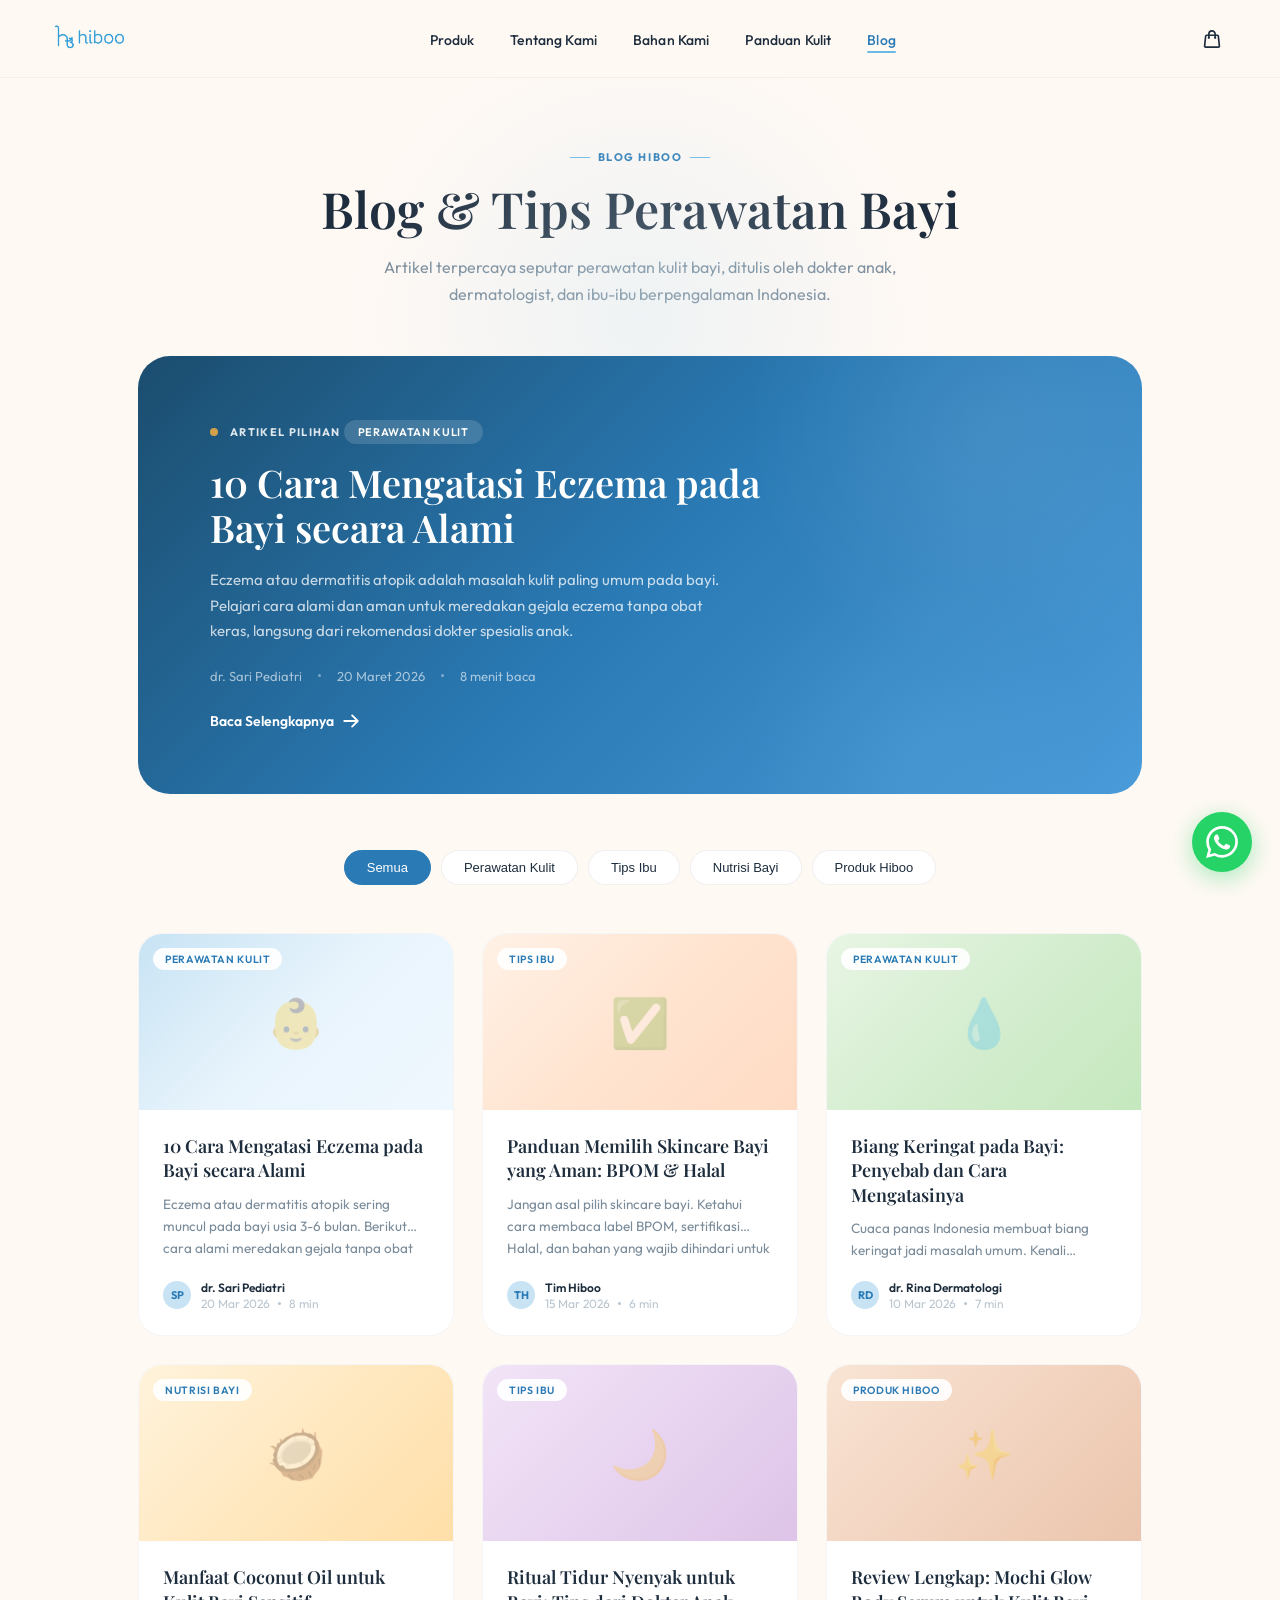
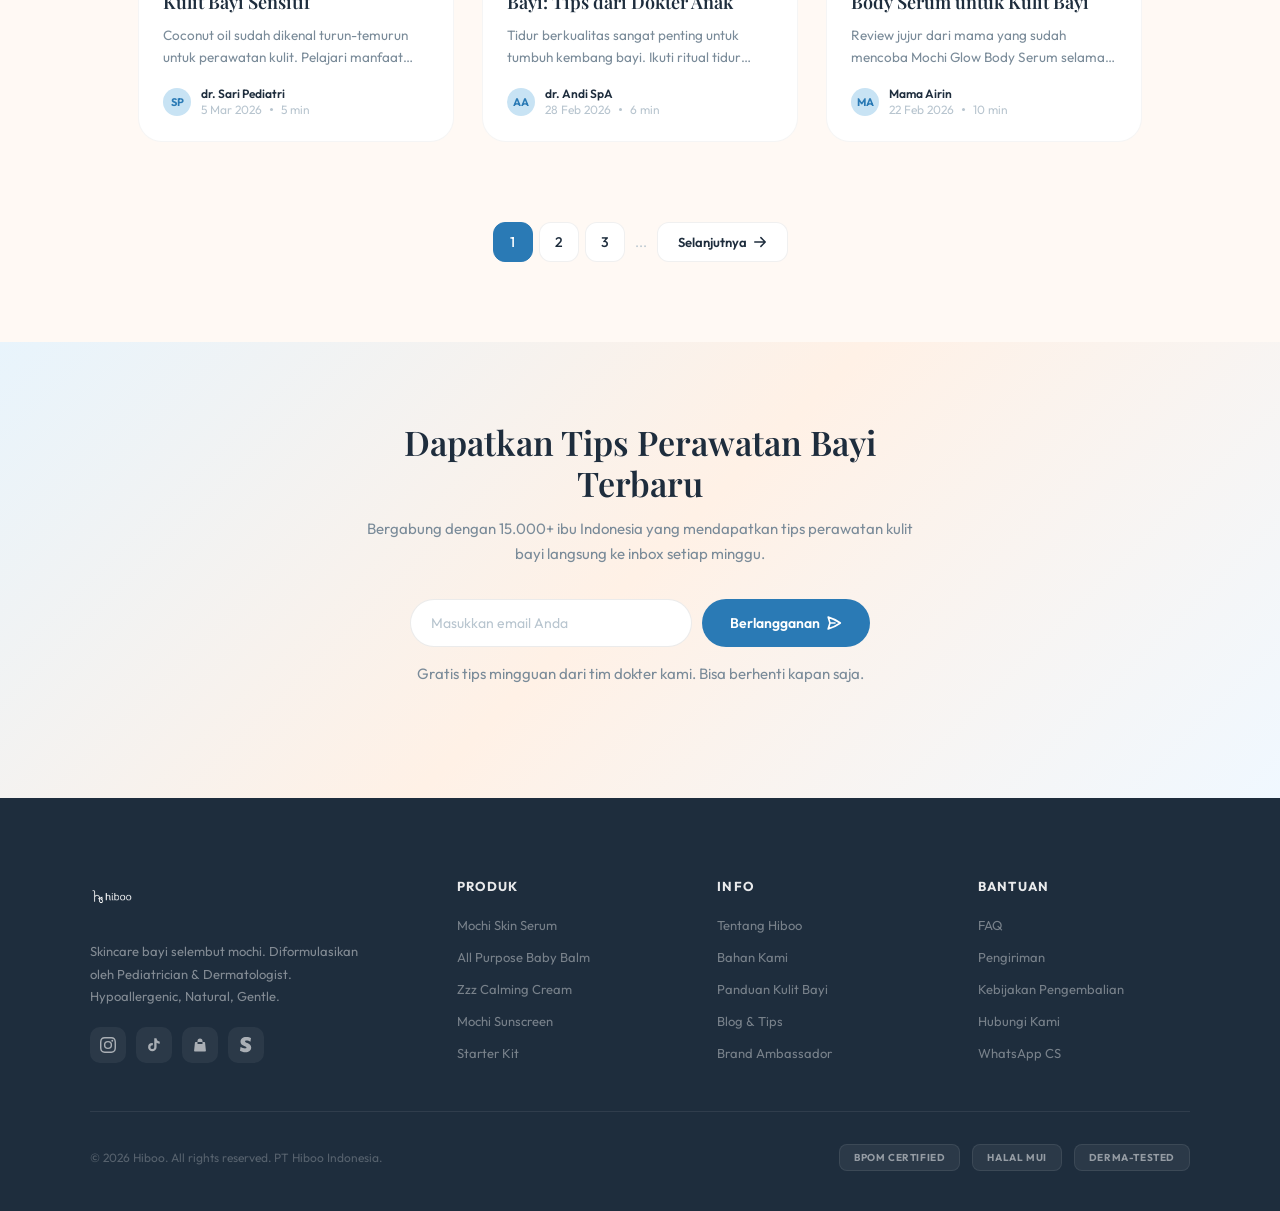
<file: html/blog.html>
<!DOCTYPE html>
<html lang="id">
<head>
<meta charset="UTF-8">
<meta name="viewport" content="width=device-width, initial-scale=1.0">

<!-- SEO Meta Tags - Indonesian Market -->
<title>Blog & Tips Perawatan Kulit Bayi | Hiboo Baby Skincare Indonesia</title>
<meta name="description" content="Baca artikel terpercaya seputar perawatan kulit bayi, tips mengatasi eczema, biang keringat, ruam popok, dan panduan memilih skincare bayi aman BPOM & Halal. Ditulis oleh dokter anak & ibu berpengalaman.">
<meta name="keywords" content="tips perawatan kulit bayi, cara mengatasi eczema bayi, skincare bayi aman, biang keringat bayi, ruam popok bayi, panduan kulit bayi sensitif, BPOM baby skincare, halal baby care, coconut oil bayi, ritual tidur bayi">
<meta name="author" content="PT Hiboo Indonesia">
<meta name="robots" content="index, follow">
<meta name="language" content="Indonesian">
<meta name="geo.region" content="ID">
<meta name="geo.country" content="ID">

<!-- Open Graph / Social -->
<meta property="og:type" content="website">
<meta property="og:title" content="Blog & Tips Perawatan Kulit Bayi | Hiboo Baby Skincare">
<meta property="og:description" content="Artikel terpercaya seputar perawatan kulit bayi dari dokter anak & ibu berpengalaman. Tips eczema, biang keringat, dan panduan skincare bayi.">
<meta property="og:image" content="assets/images/products/all-products.png">
<meta property="og:url" content="https://hiboo.co.id/blog">
<meta property="og:locale" content="id_ID">
<meta property="og:site_name" content="Hiboo Baby Skincare">

<!-- Twitter Card -->
<meta name="twitter:card" content="summary_large_image">
<meta name="twitter:title" content="Blog & Tips Perawatan Kulit Bayi | Hiboo">
<meta name="twitter:description" content="Artikel terpercaya seputar perawatan kulit bayi dari dokter anak & ibu berpengalaman.">
<meta name="twitter:image" content="assets/images/products/all-products.png">

<!-- Canonical -->
<link rel="canonical" href="https://hiboo.co.id/blog">

<!-- Favicon -->
<link rel="icon" type="image/png" href="assets/images/logo/hiboo-logo-color.png">

<!-- Fonts -->
<link href="https://fonts.googleapis.com/css2?family=Outfit:wght@300;400;500;600;700&family=Playfair+Display:ital,wght@0,400;0,600;1,400;1,600&display=swap" rel="stylesheet">

<!-- Shared CSS -->
<link rel="stylesheet" href="assets/css/style.css?v=4">

<!-- JSON-LD Structured Data -->
<script type="application/ld+json">
{
  "@context": "https://schema.org",
  "@type": "Blog",
  "name": "Blog Hiboo Baby Skincare",
  "description": "Artikel terpercaya seputar perawatan kulit bayi dari dokter anak dan ibu berpengalaman.",
  "url": "https://hiboo.co.id/blog",
  "publisher": {
    "@type": "Organization",
    "name": "Hiboo",
    "logo": {
      "@type": "ImageObject",
      "url": "https://hiboo.co.id/assets/images/logo/hiboo-logo-color.png"
    }
  },
  "blogPost": [
    {
      "@type": "BlogPosting",
      "headline": "10 Cara Mengatasi Eczema pada Bayi secara Alami",
      "datePublished": "2026-03-20",
      "author": {"@type": "Person", "name": "dr. Sari Pediatri"},
      "url": "https://hiboo.co.id/blog-post.html"
    },
    {
      "@type": "BlogPosting",
      "headline": "Panduan Memilih Skincare Bayi yang Aman: BPOM & Halal",
      "datePublished": "2026-03-15",
      "author": {"@type": "Person", "name": "Tim Hiboo"},
      "url": "https://hiboo.co.id/blog-post.html"
    },
    {
      "@type": "BlogPosting",
      "headline": "Biang Keringat pada Bayi: Penyebab dan Cara Mengatasinya",
      "datePublished": "2026-03-10",
      "author": {"@type": "Person", "name": "dr. Rina Dermatologi"},
      "url": "https://hiboo.co.id/blog-post.html"
    },
    {
      "@type": "BlogPosting",
      "headline": "Manfaat Coconut Oil untuk Kulit Bayi Sensitif",
      "datePublished": "2026-03-05",
      "author": {"@type": "Person", "name": "dr. Sari Pediatri"},
      "url": "https://hiboo.co.id/blog-post.html"
    },
    {
      "@type": "BlogPosting",
      "headline": "Ritual Tidur Nyenyak untuk Bayi: Tips dari Dokter Anak",
      "datePublished": "2026-02-28",
      "author": {"@type": "Person", "name": "dr. Andi SpA"},
      "url": "https://hiboo.co.id/blog-post.html"
    },
    {
      "@type": "BlogPosting",
      "headline": "Review Lengkap: Mochi Glow Body Serum untuk Kulit Bayi",
      "datePublished": "2026-02-22",
      "author": {"@type": "Person", "name": "Mama Airin"},
      "url": "https://hiboo.co.id/blog-post.html"
    }
  ]
}
</script>

<style>
/* ── NAV ACTIVE STATE ── */
.nav-links a.active {
  color: var(--hb-deep);
}
.nav-links a.active::after {
  width: 100%;
}

/* ── BLOG HERO ── */
.blog-hero {
  text-align: center;
  padding: 72px 48px 48px;
  position: relative;
}

.blog-hero::before {
  content: '';
  position: absolute;
  top: -60px;
  left: 50%;
  transform: translateX(-50%);
  width: 600px;
  height: 600px;
  border-radius: 50%;
  background: radial-gradient(circle, rgba(200,227,244,0.3) 0%, transparent 70%);
  pointer-events: none;
}

.blog-hero .sh-tag {
  font-size: 11px;
  font-weight: 700;
  text-transform: uppercase;
  letter-spacing: 0.14em;
  color: var(--hb-deep);
  margin-bottom: 16px;
  display: flex;
  align-items: center;
  justify-content: center;
  gap: 8px;
}

.blog-hero .sh-tag::before,
.blog-hero .sh-tag::after {
  content: '';
  width: 20px;
  height: 1px;
  background: var(--hb-blue);
}

.blog-hero h1 {
  font-family: 'Playfair Display', serif;
  font-size: clamp(32px, 4vw, 50px);
  font-weight: 600;
  line-height: 1.15;
  color: var(--hb-text);
  margin-bottom: 16px;
}

.blog-hero p {
  font-size: 16px;
  color: var(--hb-muted);
  max-width: 540px;
  margin: 0 auto;
  line-height: 1.7;
}

/* ── FEATURED POST ── */
.featured-post {
  display: block;
  text-decoration: none;
  color: white;
  max-width: 1100px;
  margin: 0 auto 56px;
  padding: 0 48px;
}

.featured-inner {
  background: linear-gradient(135deg, var(--hb-navy) 0%, var(--hb-deep) 50%, #4A9BD9 100%);
  border-radius: var(--hb-radius-xl);
  padding: 64px 72px;
  position: relative;
  overflow: hidden;
  transition: all 0.4s ease;
}

.featured-inner:hover {
  transform: translateY(-4px);
  box-shadow: 0 24px 60px rgba(27,77,110,0.3);
}

.featured-inner::before {
  content: '';
  position: absolute;
  top: -40%;
  right: -10%;
  width: 500px;
  height: 500px;
  border-radius: 50%;
  background: radial-gradient(circle, rgba(255,255,255,0.08) 0%, transparent 70%);
  pointer-events: none;
}

.featured-inner::after {
  content: '';
  position: absolute;
  bottom: -30%;
  right: 5%;
  width: 350px;
  height: 350px;
  border-radius: 50%;
  background: radial-gradient(circle, rgba(107,186,229,0.15) 0%, transparent 70%);
  pointer-events: none;
}

.featured-tag {
  display: inline-flex;
  align-items: center;
  gap: 6px;
  font-size: 11px;
  font-weight: 700;
  text-transform: uppercase;
  letter-spacing: 0.12em;
  color: rgba(255,255,255,0.85);
  margin-bottom: 20px;
}

.featured-tag::before {
  content: '';
  width: 8px;
  height: 8px;
  border-radius: 50%;
  background: var(--hb-gold);
}

.featured-cat {
  display: inline-block;
  background: rgba(255,255,255,0.15);
  backdrop-filter: blur(10px);
  padding: 5px 14px;
  border-radius: 100px;
  font-size: 11px;
  font-weight: 600;
  letter-spacing: 0.06em;
  text-transform: uppercase;
  margin-bottom: 16px;
}

.featured-inner h2 {
  font-family: 'Playfair Display', serif;
  font-size: clamp(26px, 3vw, 38px);
  font-weight: 600;
  line-height: 1.2;
  margin-bottom: 16px;
  max-width: 600px;
  position: relative;
}

.featured-excerpt {
  font-size: 15px;
  line-height: 1.7;
  color: rgba(255,255,255,0.75);
  max-width: 520px;
  margin-bottom: 24px;
  position: relative;
}

.featured-meta {
  display: flex;
  align-items: center;
  gap: 16px;
  font-size: 13px;
  color: rgba(255,255,255,0.6);
  position: relative;
}

.featured-meta .fm-dot {
  width: 3px;
  height: 3px;
  border-radius: 50%;
  background: rgba(255,255,255,0.4);
}

.featured-readmore {
  display: inline-flex;
  align-items: center;
  gap: 8px;
  margin-top: 28px;
  font-size: 14px;
  font-weight: 600;
  color: white;
  position: relative;
}

.featured-readmore svg {
  width: 18px;
  height: 18px;
  transition: transform 0.3s ease;
}

.featured-inner:hover .featured-readmore svg {
  transform: translateX(4px);
}

/* ── CATEGORY FILTERS ── */
.category-filters {
  display: flex;
  align-items: center;
  justify-content: center;
  gap: 10px;
  padding: 0 48px 48px;
  flex-wrap: wrap;
}

.cat-pill {
  display: inline-flex;
  align-items: center;
  padding: 9px 22px;
  border-radius: 100px;
  font-size: 13px;
  font-weight: 500;
  text-decoration: none;
  color: var(--hb-text);
  background: var(--hb-white);
  border: 1px solid rgba(0,0,0,0.06);
  cursor: pointer;
  transition: all 0.3s ease;
}

.cat-pill:hover {
  border-color: var(--hb-blue);
  color: var(--hb-deep);
  background: rgba(107,186,229,0.06);
}

.cat-pill.active {
  background: var(--hb-deep);
  color: white;
  border-color: var(--hb-deep);
}

/* ── BLOG GRID ── */
.blog-grid {
  display: grid;
  grid-template-columns: repeat(3, 1fr);
  gap: 28px;
  max-width: 1100px;
  margin: 0 auto;
  padding: 0 48px 80px;
}

.blog-card {
  background: var(--hb-white);
  border-radius: var(--hb-radius-lg);
  overflow: hidden;
  transition: all 0.4s ease;
  border: 1px solid rgba(0,0,0,0.04);
  text-decoration: none;
  color: inherit;
  display: flex;
  flex-direction: column;
}

.blog-card:hover {
  transform: translateY(-6px);
  box-shadow: 0 20px 50px rgba(42,122,181,0.1);
  border-color: var(--hb-sky);
}

.blog-thumb {
  aspect-ratio: 16/9;
  position: relative;
  overflow: hidden;
  display: flex;
  align-items: center;
  justify-content: center;
}

.blog-thumb-icon {
  font-size: 48px;
  opacity: 0.3;
}

.blog-thumb .cat-tag {
  position: absolute;
  top: 14px;
  left: 14px;
  background: rgba(255,255,255,0.92);
  backdrop-filter: blur(8px);
  padding: 4px 12px;
  border-radius: 100px;
  font-size: 10.5px;
  font-weight: 600;
  text-transform: uppercase;
  letter-spacing: 0.06em;
  color: var(--hb-deep);
}

.blog-thumb.grad-1 { background: linear-gradient(135deg, #C8E3F4 0%, #E8F4FC 50%, #F0F8FF 100%); }
.blog-thumb.grad-2 { background: linear-gradient(135deg, #FFF1E6 0%, #FFE4D0 50%, #FFDBC4 100%); }
.blog-thumb.grad-3 { background: linear-gradient(135deg, #E8F5E4 0%, #D4EDCF 50%, #C5E8BE 100%); }
.blog-thumb.grad-4 { background: linear-gradient(135deg, #FFF3DC 0%, #FFE8C0 50%, #FFDFA8 100%); }
.blog-thumb.grad-5 { background: linear-gradient(135deg, #F2E4F7 0%, #E8D4F0 50%, #DDC4E8 100%); }
.blog-thumb.grad-6 { background: linear-gradient(135deg, #F9E4D4 0%, #F2D4C0 50%, #EBC5AD 100%); }

.blog-card-body {
  padding: 24px;
  flex: 1;
  display: flex;
  flex-direction: column;
}

.blog-card-body h3 {
  font-family: 'Playfair Display', serif;
  font-size: 18px;
  font-weight: 600;
  line-height: 1.35;
  color: var(--hb-text);
  margin-bottom: 10px;
}

.blog-excerpt {
  font-size: 13.5px;
  line-height: 1.65;
  color: var(--hb-muted);
  margin-bottom: 18px;
  flex: 1;
  display: -webkit-box;
  -webkit-line-clamp: 2;
  -webkit-box-orient: vertical;
  overflow: hidden;
}

.blog-meta {
  display: flex;
  align-items: center;
  gap: 10px;
  font-size: 12px;
  color: var(--hb-light);
  margin-top: auto;
}

.blog-meta .author-avatar {
  width: 28px;
  height: 28px;
  border-radius: 50%;
  background: var(--hb-sky);
  display: flex;
  align-items: center;
  justify-content: center;
  font-size: 11px;
  font-weight: 700;
  color: var(--hb-deep);
  flex-shrink: 0;
}

.blog-meta .meta-text {
  display: flex;
  flex-direction: column;
  gap: 1px;
}

.blog-meta .author-name {
  font-weight: 600;
  color: var(--hb-text);
  font-size: 12px;
}

.blog-meta .meta-row {
  display: flex;
  align-items: center;
  gap: 8px;
}

.blog-meta .meta-dot {
  width: 3px;
  height: 3px;
  border-radius: 50%;
  background: var(--hb-light);
}

/* ── NEWSLETTER ── */
.newsletter {
  background: linear-gradient(135deg, #E8F4FC 0%, #FFF1E6 50%, #F0F8FF 100%);
  padding: 80px 48px;
  text-align: center;
}

.newsletter-inner {
  max-width: 560px;
  margin: 0 auto;
}

.newsletter h2 {
  font-family: 'Playfair Display', serif;
  font-size: clamp(24px, 3vw, 34px);
  font-weight: 600;
  line-height: 1.2;
  color: var(--hb-text);
  margin-bottom: 12px;
}

.newsletter p {
  font-size: 15px;
  color: var(--hb-muted);
  margin-bottom: 32px;
  line-height: 1.7;
}

.newsletter-form {
  display: flex;
  gap: 10px;
  max-width: 460px;
  margin: 0 auto 14px;
}

.newsletter-form input {
  flex: 1;
  padding: 14px 20px;
  border-radius: 100px;
  border: 1px solid rgba(0,0,0,0.08);
  background: var(--hb-white);
  font-family: 'Outfit', sans-serif;
  font-size: 14px;
  color: var(--hb-text);
  outline: none;
  transition: border-color 0.3s ease;
}

.newsletter-form input::placeholder {
  color: var(--hb-light);
}

.newsletter-form input:focus {
  border-color: var(--hb-blue);
}

.newsletter-form button {
  display: inline-flex;
  align-items: center;
  gap: 6px;
  background: var(--hb-deep);
  color: white;
  padding: 14px 28px;
  border-radius: 100px;
  font-family: 'Outfit', sans-serif;
  font-size: 14px;
  font-weight: 600;
  border: none;
  cursor: pointer;
  transition: all 0.3s ease;
  white-space: nowrap;
}

.newsletter-form button:hover {
  background: var(--hb-navy);
  transform: translateY(-2px);
  box-shadow: 0 8px 24px rgba(42,122,181,0.25);
}

.newsletter-hint {
  font-size: 12.5px;
  color: var(--hb-muted);
}

/* ── PAGINATION ── */
.pagination {
  display: flex;
  align-items: center;
  justify-content: center;
  gap: 6px;
  padding: 0 48px 80px;
}

.page-btn {
  display: inline-flex;
  align-items: center;
  justify-content: center;
  width: 40px;
  height: 40px;
  border-radius: 12px;
  font-size: 14px;
  font-weight: 500;
  text-decoration: none;
  color: var(--hb-text);
  background: var(--hb-white);
  border: 1px solid rgba(0,0,0,0.06);
  transition: all 0.3s ease;
  cursor: pointer;
}

.page-btn:hover {
  border-color: var(--hb-blue);
  color: var(--hb-deep);
}

.page-btn.active {
  background: var(--hb-deep);
  color: white;
  border-color: var(--hb-deep);
}

.page-btn.page-next {
  width: auto;
  padding: 0 20px;
  gap: 6px;
  font-weight: 600;
  font-size: 13px;
}

.page-ellipsis {
  font-size: 14px;
  color: var(--hb-light);
  padding: 0 4px;
}

/* ── RESPONSIVE ── */
@media (max-width: 768px) {
  .blog-hero {
    padding: 48px 20px 32px;
  }

  .featured-post {
    padding: 0 20px;
    margin-bottom: 40px;
  }

  .featured-inner {
    padding: 40px 28px;
  }

  .featured-inner h2 {
    font-size: 22px;
  }

  .category-filters {
    padding: 0 20px 32px;
    gap: 8px;
  }

  .cat-pill {
    padding: 7px 16px;
    font-size: 12px;
  }

  .blog-grid {
    grid-template-columns: 1fr;
    padding: 0 20px 48px;
    gap: 20px;
  }

  .newsletter {
    padding: 56px 20px;
  }

  .newsletter-form {
    flex-direction: column;
  }

  .newsletter-form button {
    justify-content: center;
  }

  .pagination {
    padding: 0 20px 56px;
  }
}

@media (min-width: 769px) and (max-width: 1024px) {
  .blog-grid {
    grid-template-columns: repeat(2, 1fr);
    padding: 0 32px 64px;
  }

  .featured-post {
    padding: 0 32px;
  }

  .category-filters {
    padding: 0 32px 40px;
  }
}
</style>
</head>
<body>

<!-- ANNOUNCEMENT BAR -->

<!-- NAV -->
<nav>
  <a href="index.html" class="nav-logo">
    <img src="assets/images/logo/hiboo-logo-color.png" alt="Hiboo Baby Skincare" width="160" height="52">
  </a>
  <ul class="nav-links">
    <li><a href="produk.html">Produk</a></li>
    <li><a href="tentang-kami.html">Tentang Kami</a></li>
    <li><a href="bahan-kami.html">Bahan Kami</a></li>
    <li><a href="panduan-kulit.html">Panduan Kulit</a></li>
    <li><a href="blog.html" class="active">Blog</a></li>
  </ul>
  <div class="nav-right">
    <a href="https://shopee.co.id/hiboobaby" target="_blank" rel="noopener" class="nav-icon cart-btn" title="Shopee Store" aria-label="Beli di Shopee">
      <svg xmlns="http://www.w3.org/2000/svg" fill="none" viewBox="0 0 24 24" stroke-width="2" stroke="currentColor"><path stroke-linecap="round" stroke-linejoin="round" d="M15.75 10.5V6a3.75 3.75 0 1 0-7.5 0v4.5m11.356-1.993 1.263 12c.07.665-.45 1.243-1.119 1.243H4.25a1.125 1.125 0 0 1-1.12-1.243l1.264-12A1.125 1.125 0 0 1 5.513 7.5h12.974c.576 0 1.059.435 1.119 1.007ZM8.625 10.5a.375.375 0 1 1-.75 0 .375.375 0 0 1 .75 0Zm7.5 0a.375.375 0 1 1-.75 0 .375.375 0 0 1 .75 0Z"/></svg>
    </a>
    <button class="mobile-menu-btn" aria-label="Menu">
      <span></span><span></span><span></span>
    </button>
  </div>
</nav>

<!-- BLOG HERO -->
<section class="blog-hero">
  <div class="sh-tag">Blog Hiboo</div>
  <h1>Blog & Tips Perawatan Bayi</h1>
  <p>Artikel terpercaya seputar perawatan kulit bayi, ditulis oleh dokter anak, dermatologist, dan ibu-ibu berpengalaman Indonesia.</p>
</section>

<!-- FEATURED ARTICLE -->
<a href="blog-post.html" class="featured-post">
  <div class="featured-inner">
    <div class="featured-tag"><span></span>Artikel Pilihan</div>
    <div class="featured-cat">Perawatan Kulit</div>
    <h2>10 Cara Mengatasi Eczema pada Bayi secara Alami</h2>
    <p class="featured-excerpt">Eczema atau dermatitis atopik adalah masalah kulit paling umum pada bayi. Pelajari cara alami dan aman untuk meredakan gejala eczema tanpa obat keras, langsung dari rekomendasi dokter spesialis anak.</p>
    <div class="featured-meta">
      <span>dr. Sari Pediatri</span>
      <span class="fm-dot"></span>
      <span>20 Maret 2026</span>
      <span class="fm-dot"></span>
      <span>8 menit baca</span>
    </div>
    <div class="featured-readmore">
      Baca Selengkapnya
      <svg xmlns="http://www.w3.org/2000/svg" fill="none" viewBox="0 0 24 24" stroke-width="2.5" stroke="currentColor"><path stroke-linecap="round" stroke-linejoin="round" d="M13.5 4.5 21 12m0 0-7.5 7.5M21 12H3"/></svg>
    </div>
  </div>
</a>

<!-- CATEGORY FILTERS -->
<div class="category-filters">
  <button class="cat-pill active">Semua</button>
  <button class="cat-pill">Perawatan Kulit</button>
  <button class="cat-pill">Tips Ibu</button>
  <button class="cat-pill">Nutrisi Bayi</button>
  <button class="cat-pill">Produk Hiboo</button>
</div>

<!-- BLOG POST GRID -->
<div class="blog-grid">

  <!-- Article 1 -->
  <a href="blog-post.html" class="blog-card">
    <div class="blog-thumb grad-1">
      <span class="cat-tag">Perawatan Kulit</span>
      <span class="blog-thumb-icon">&#x1F476;</span>
    </div>
    <div class="blog-card-body">
      <h3>10 Cara Mengatasi Eczema pada Bayi secara Alami</h3>
      <p class="blog-excerpt">Eczema atau dermatitis atopik sering muncul pada bayi usia 3-6 bulan. Berikut cara alami meredakan gejala tanpa obat keras.</p>
      <div class="blog-meta">
        <div class="author-avatar">SP</div>
        <div class="meta-text">
          <span class="author-name">dr. Sari Pediatri</span>
          <div class="meta-row">
            <span>20 Mar 2026</span>
            <span class="meta-dot"></span>
            <span>8 min</span>
          </div>
        </div>
      </div>
    </div>
  </a>

  <!-- Article 2 -->
  <a href="blog-post.html" class="blog-card">
    <div class="blog-thumb grad-2">
      <span class="cat-tag">Tips Ibu</span>
      <span class="blog-thumb-icon">&#x2705;</span>
    </div>
    <div class="blog-card-body">
      <h3>Panduan Memilih Skincare Bayi yang Aman: BPOM & Halal</h3>
      <p class="blog-excerpt">Jangan asal pilih skincare bayi. Ketahui cara membaca label BPOM, sertifikasi Halal, dan bahan yang wajib dihindari untuk kulit sensitif bayi.</p>
      <div class="blog-meta">
        <div class="author-avatar">TH</div>
        <div class="meta-text">
          <span class="author-name">Tim Hiboo</span>
          <div class="meta-row">
            <span>15 Mar 2026</span>
            <span class="meta-dot"></span>
            <span>6 min</span>
          </div>
        </div>
      </div>
    </div>
  </a>

  <!-- Article 3 -->
  <a href="blog-post.html" class="blog-card">
    <div class="blog-thumb grad-3">
      <span class="cat-tag">Perawatan Kulit</span>
      <span class="blog-thumb-icon">&#x1F4A7;</span>
    </div>
    <div class="blog-card-body">
      <h3>Biang Keringat pada Bayi: Penyebab dan Cara Mengatasinya</h3>
      <p class="blog-excerpt">Cuaca panas Indonesia membuat biang keringat jadi masalah umum. Kenali penyebab, pencegahan, dan cara mengobati biang keringat pada bayi.</p>
      <div class="blog-meta">
        <div class="author-avatar">RD</div>
        <div class="meta-text">
          <span class="author-name">dr. Rina Dermatologi</span>
          <div class="meta-row">
            <span>10 Mar 2026</span>
            <span class="meta-dot"></span>
            <span>7 min</span>
          </div>
        </div>
      </div>
    </div>
  </a>

  <!-- Article 4 -->
  <a href="blog-post.html" class="blog-card">
    <div class="blog-thumb grad-4">
      <span class="cat-tag">Nutrisi Bayi</span>
      <span class="blog-thumb-icon">&#x1F965;</span>
    </div>
    <div class="blog-card-body">
      <h3>Manfaat Coconut Oil untuk Kulit Bayi Sensitif</h3>
      <p class="blog-excerpt">Coconut oil sudah dikenal turun-temurun untuk perawatan kulit. Pelajari manfaat ilmiah, cara pakai yang benar, dan kapan harus menghindarinya.</p>
      <div class="blog-meta">
        <div class="author-avatar">SP</div>
        <div class="meta-text">
          <span class="author-name">dr. Sari Pediatri</span>
          <div class="meta-row">
            <span>5 Mar 2026</span>
            <span class="meta-dot"></span>
            <span>5 min</span>
          </div>
        </div>
      </div>
    </div>
  </a>

  <!-- Article 5 -->
  <a href="blog-post.html" class="blog-card">
    <div class="blog-thumb grad-5">
      <span class="cat-tag">Tips Ibu</span>
      <span class="blog-thumb-icon">&#x1F319;</span>
    </div>
    <div class="blog-card-body">
      <h3>Ritual Tidur Nyenyak untuk Bayi: Tips dari Dokter Anak</h3>
      <p class="blog-excerpt">Tidur berkualitas sangat penting untuk tumbuh kembang bayi. Ikuti ritual tidur nyenyak yang direkomendasikan oleh dokter spesialis anak.</p>
      <div class="blog-meta">
        <div class="author-avatar">AA</div>
        <div class="meta-text">
          <span class="author-name">dr. Andi SpA</span>
          <div class="meta-row">
            <span>28 Feb 2026</span>
            <span class="meta-dot"></span>
            <span>6 min</span>
          </div>
        </div>
      </div>
    </div>
  </a>

  <!-- Article 6 -->
  <a href="blog-post.html" class="blog-card">
    <div class="blog-thumb grad-6">
      <span class="cat-tag">Produk Hiboo</span>
      <span class="blog-thumb-icon">&#x2728;</span>
    </div>
    <div class="blog-card-body">
      <h3>Review Lengkap: Mochi Glow Body Serum untuk Kulit Bayi</h3>
      <p class="blog-excerpt">Review jujur dari mama yang sudah mencoba Mochi Glow Body Serum selama 30 hari. Hasil, tekstur, keamanan, dan perbandingan harga.</p>
      <div class="blog-meta">
        <div class="author-avatar">MA</div>
        <div class="meta-text">
          <span class="author-name">Mama Airin</span>
          <div class="meta-row">
            <span>22 Feb 2026</span>
            <span class="meta-dot"></span>
            <span>10 min</span>
          </div>
        </div>
      </div>
    </div>
  </a>

</div>

<!-- PAGINATION -->
<div class="pagination">
  <span class="page-btn active">1</span>
  <a href="#" class="page-btn">2</a>
  <a href="#" class="page-btn">3</a>
  <span class="page-ellipsis">...</span>
  <a href="#" class="page-btn page-next">
    Selanjutnya
    <svg xmlns="http://www.w3.org/2000/svg" width="14" height="14" fill="none" viewBox="0 0 24 24" stroke-width="2.5" stroke="currentColor"><path stroke-linecap="round" stroke-linejoin="round" d="M13.5 4.5 21 12m0 0-7.5 7.5M21 12H3"/></svg>
  </a>
</div>

<!-- NEWSLETTER -->
<section class="newsletter">
  <div class="newsletter-inner">
    <h2>Dapatkan Tips Perawatan Bayi Terbaru</h2>
    <p>Bergabung dengan 15.000+ ibu Indonesia yang mendapatkan tips perawatan kulit bayi langsung ke inbox setiap minggu.</p>
    <form class="newsletter-form" onsubmit="event.preventDefault();">
      <input type="email" placeholder="Masukkan email Anda" aria-label="Email" required>
      <button type="submit">
        Berlangganan
        <svg xmlns="http://www.w3.org/2000/svg" width="16" height="16" fill="none" viewBox="0 0 24 24" stroke-width="2.5" stroke="currentColor"><path stroke-linecap="round" stroke-linejoin="round" d="M6 12 3.269 3.125A59.769 59.769 0 0 1 21.485 12 59.768 59.768 0 0 1 3.27 20.875L5.999 12Zm0 0h7.5"/></svg>
      </button>
    </form>
    <p class="newsletter-hint">Gratis tips mingguan dari tim dokter kami. Bisa berhenti kapan saja.</p>
  </div>
</section>

<!-- WHATSAPP FLOATING BUTTON -->
<div class="wa-float">
  <span class="wa-float-label">Chat dengan Kami</span>
  <a href="https://wa.me/6281234567890?text=Halo%20Hiboo%2C%20saya%20ingin%20bertanya%20tentang%20produk%20skincare%20bayi" target="_blank" rel="noopener" class="wa-float-btn" aria-label="Chat WhatsApp Hiboo">
    <svg viewBox="0 0 24 24" xmlns="http://www.w3.org/2000/svg"><path d="M17.472 14.382c-.297-.149-1.758-.867-2.03-.967-.273-.099-.471-.148-.67.15-.197.297-.767.966-.94 1.164-.173.199-.347.223-.644.075-.297-.15-1.255-.463-2.39-1.475-.883-.788-1.48-1.761-1.653-2.059-.173-.297-.018-.458.13-.606.134-.133.298-.347.446-.52.149-.174.198-.298.298-.497.099-.198.05-.371-.025-.52-.075-.149-.669-1.612-.916-2.207-.242-.579-.487-.5-.669-.51-.173-.008-.371-.01-.57-.01-.198 0-.52.074-.792.372-.272.297-1.04 1.016-1.04 2.479 0 1.462 1.065 2.875 1.213 3.074.149.198 2.096 3.2 5.077 4.487.709.306 1.262.489 1.694.625.712.227 1.36.195 1.871.118.571-.085 1.758-.719 2.006-1.413.248-.694.248-1.289.173-1.413-.074-.124-.272-.198-.57-.347m-5.421 7.403h-.004a9.87 9.87 0 0 1-5.031-1.378l-.361-.214-3.741.982.998-3.648-.235-.374a9.86 9.86 0 0 1-1.51-5.26c.001-5.45 4.436-9.884 9.888-9.884 2.64 0 5.122 1.03 6.988 2.898a9.825 9.825 0 0 1 2.893 6.994c-.003 5.45-4.437 9.884-9.885 9.884m8.413-18.297A11.815 11.815 0 0 0 12.05 0C5.495 0 .16 5.335.157 11.892c0 2.096.547 4.142 1.588 5.945L.057 24l6.305-1.654a11.882 11.882 0 0 0 5.683 1.448h.005c6.554 0 11.89-5.335 11.893-11.893a11.821 11.821 0 0 0-3.48-8.413Z"/></svg>
  </a>
</div>

<!-- FOOTER -->
<footer class="site-footer">
  <div class="footer-grid">
    <div class="footer-brand">
      <div class="fb-logo">
        <img src="assets/images/logo/hiboo-logo-white.png" alt="Hiboo" width="130" height="44" loading="lazy">
      </div>
      <p>Skincare bayi selembut mochi. Diformulasikan oleh Pediatrician & Dermatologist. Hypoallergenic, Natural, Gentle.</p>
      <div class="footer-socials">
        <a href="https://www.instagram.com/hiboo.baby/" class="footer-social" title="Instagram" rel="noopener" target="_blank">
          <svg xmlns="http://www.w3.org/2000/svg" width="16" height="16" viewBox="0 0 24 24" fill="currentColor"><path d="M12 2.163c3.204 0 3.584.012 4.85.07 3.252.148 4.771 1.691 4.919 4.919.058 1.265.069 1.645.069 4.849 0 3.205-.012 3.584-.069 4.849-.149 3.225-1.664 4.771-4.919 4.919-1.266.058-1.644.07-4.85.07-3.204 0-3.584-.012-4.849-.07-3.26-.149-4.771-1.699-4.919-4.92-.058-1.265-.07-1.644-.07-4.849 0-3.204.013-3.583.07-4.849.149-3.227 1.664-4.771 4.919-4.919 1.266-.057 1.645-.069 4.849-.069ZM12 0C8.741 0 8.333.014 7.053.072 2.695.272.273 2.69.073 7.052.014 8.333 0 8.741 0 12c0 3.259.014 3.668.072 4.948.2 4.358 2.618 6.78 6.98 6.98C8.333 23.986 8.741 24 12 24c3.259 0 3.668-.014 4.948-.072 4.354-.2 6.782-2.618 6.979-6.98.059-1.28.073-1.689.073-4.948 0-3.259-.014-3.667-.072-4.947-.196-4.354-2.617-6.78-6.979-6.98C15.668.014 15.259 0 12 0Zm0 5.838a6.162 6.162 0 1 0 0 12.324 6.162 6.162 0 0 0 0-12.324ZM12 16a4 4 0 1 1 0-8 4 4 0 0 1 0 8Zm6.406-11.845a1.44 1.44 0 1 0 0 2.881 1.44 1.44 0 0 0 0-2.881Z"/></svg>
        </a>
        <a href="https://www.tiktok.com/@hiboo.baby" target="_blank" class="footer-social" title="TikTok" rel="noopener">
          <svg xmlns="http://www.w3.org/2000/svg" width="16" height="16" viewBox="0 0 24 24" fill="currentColor"><path d="M19.59 6.69a4.83 4.83 0 0 1-3.77-4.25V2h-3.45v13.67a2.89 2.89 0 0 1-2.88 2.5 2.89 2.89 0 0 1-2.89-2.89 2.89 2.89 0 0 1 2.89-2.89c.28 0 .54.04.79.1v-3.5a6.37 6.37 0 0 0-.79-.05A6.34 6.34 0 0 0 3.15 15.2a6.34 6.34 0 0 0 6.34 6.34 6.34 6.34 0 0 0 6.34-6.34V8.73a8.19 8.19 0 0 0 4.77 1.52V6.8a4.84 4.84 0 0 1-1.01-.11Z"/></svg>
        </a>
        <a href="https://shopee.co.id/hiboobaby" target="_blank" class="footer-social" title="Shopee" rel="noopener">
          <svg xmlns="http://www.w3.org/2000/svg" width="16" height="16" viewBox="0 0 24 24" fill="currentColor"><path d="M15.75 10.5V6a3.75 3.75 0 1 0-7.5 0v4.5m11.356-1.993 1.263 12c.07.665-.45 1.243-1.119 1.243H4.25a1.125 1.125 0 0 1-1.12-1.243l1.264-12A1.125 1.125 0 0 1 5.513 7.5h12.974c.576 0 1.059.435 1.119 1.007Z"/></svg>
        </a>
        <a href="#" class="footer-social" title="Tokopedia" rel="noopener">
          <svg xmlns="http://www.w3.org/2000/svg" width="16" height="16" viewBox="0 0 24 24" fill="currentColor"><path d="M13.976 9.15c-2.172-.806-3.356-1.426-3.356-2.409 0-.831.683-1.305 1.901-1.305 2.227 0 4.515.858 6.09 1.631l.89-5.494C18.252.975 15.697 0 12.165 0 9.667 0 7.589.654 6.104 1.872 4.56 3.147 3.757 4.918 3.757 7.039c0 3.478 2.578 5.132 5.75 6.313 2.164.831 3.214 1.517 3.214 2.507 0 .832-.71 1.397-2.07 1.397-1.894 0-4.886-.948-6.83-2.206L2.93 20.639C4.978 21.977 8.025 23 11.02 23c2.614 0 4.752-.632 6.29-1.819 1.653-1.273 2.515-3.073 2.515-5.347 0-3.594-2.61-5.208-5.849-6.684Z"/></svg>
        </a>
      </div>
    </div>
    <div class="footer-col">
      <h4>Produk</h4>
      <ul>
        <li><a href="produk.html">Mochi Skin Serum</a></li>
        <li><a href="produk.html">All Purpose Baby Balm</a></li>
        <li><a href="produk.html">Zzz Calming Cream</a></li>
        <li><a href="produk.html">Mochi Sunscreen</a></li>
        <li><a href="produk.html">Starter Kit</a></li>
      </ul>
    </div>
    <div class="footer-col">
      <h4>Info</h4>
      <ul>
        <li><a href="tentang-kami.html">Tentang Hiboo</a></li>
        <li><a href="bahan-kami.html">Bahan Kami</a></li>
        <li><a href="panduan-kulit.html">Panduan Kulit Bayi</a></li>
        <li><a href="blog.html">Blog & Tips</a></li>
        <li><a href="#">Brand Ambassador</a></li>
      </ul>
    </div>
    <div class="footer-col">
      <h4>Bantuan</h4>
      <ul>
        <li><a href="#">FAQ</a></li>
        <li><a href="#">Pengiriman</a></li>
        <li><a href="#">Kebijakan Pengembalian</a></li>
        <li><a href="#">Hubungi Kami</a></li>
        <li><a href="#">WhatsApp CS</a></li>
      </ul>
    </div>
  </div>
  <div class="footer-bottom">
    <p>&copy; 2026 Hiboo. All rights reserved. PT Hiboo Indonesia.</p>
    <div class="footer-badges">
      <span class="footer-badge">BPOM Certified</span>
      <span class="footer-badge">Halal MUI</span>
      <span class="footer-badge">Derma-Tested</span>
    </div>
  </div>
</footer>

<script>
/* ── Scroll animations ── */
const observer = new IntersectionObserver((entries) => {
  entries.forEach(entry => {
    if (entry.isIntersecting) {
      entry.target.style.opacity = '1';
      entry.target.style.transform = 'translateY(0)';
    }
  });
}, { threshold: 0.08 });

document.querySelectorAll('.blog-card').forEach((el, i) => {
  el.style.opacity = '0';
  el.style.transform = 'translateY(20px)';
  el.style.transition = `opacity 0.6s ease ${i * 0.08}s, transform 0.6s ease ${i * 0.08}s`;
  observer.observe(el);
});

/* ── Category filter pills ── */
document.querySelectorAll('.cat-pill').forEach(pill => {
  pill.addEventListener('click', () => {
    document.querySelectorAll('.cat-pill').forEach(p => p.classList.remove('active'));
    pill.classList.add('active');
  });
});

/* ── Mobile menu toggle ── */
const menuBtn = document.querySelector('.mobile-menu-btn');
const navLinks = document.querySelector('.nav-links');
if (menuBtn && navLinks) {
  menuBtn.addEventListener('click', () => {
    navLinks.classList.toggle('open');
    menuBtn.classList.toggle('open');
  });
}
</script>

</body>
</html>
</file>
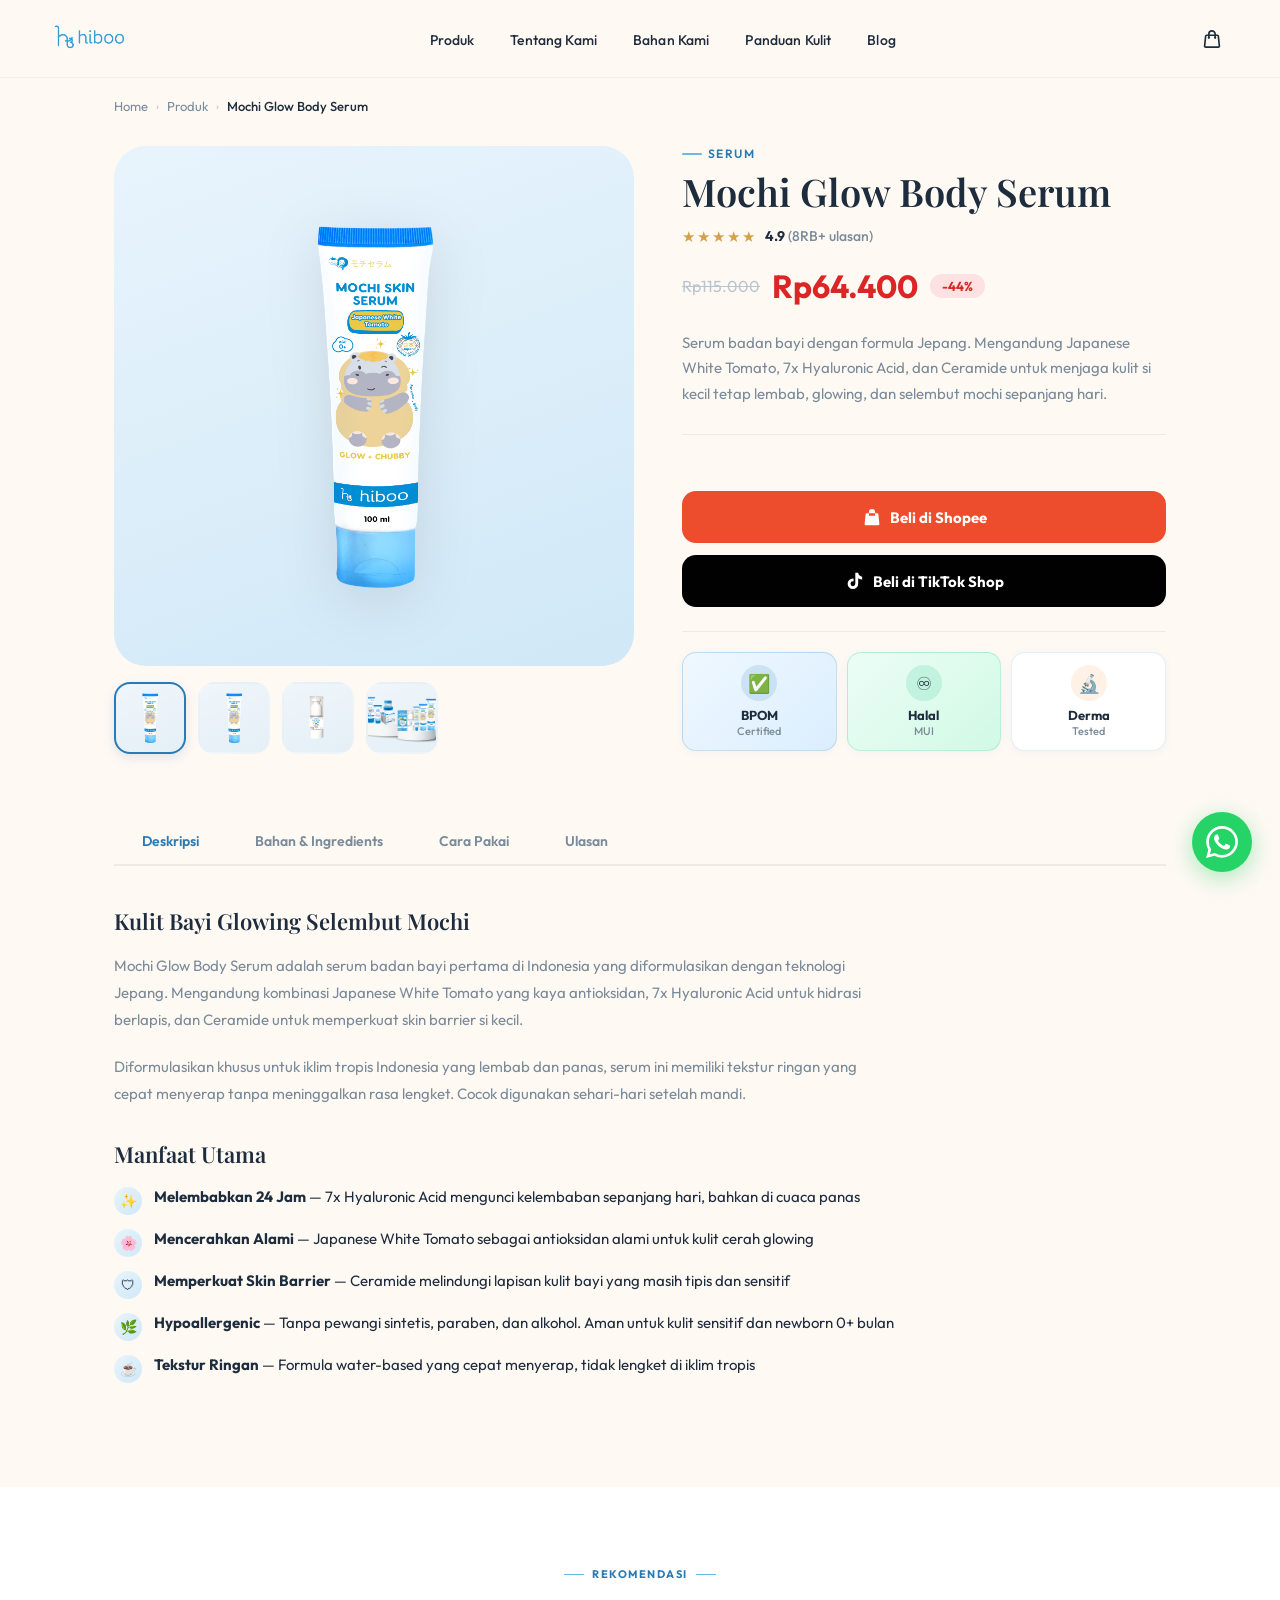
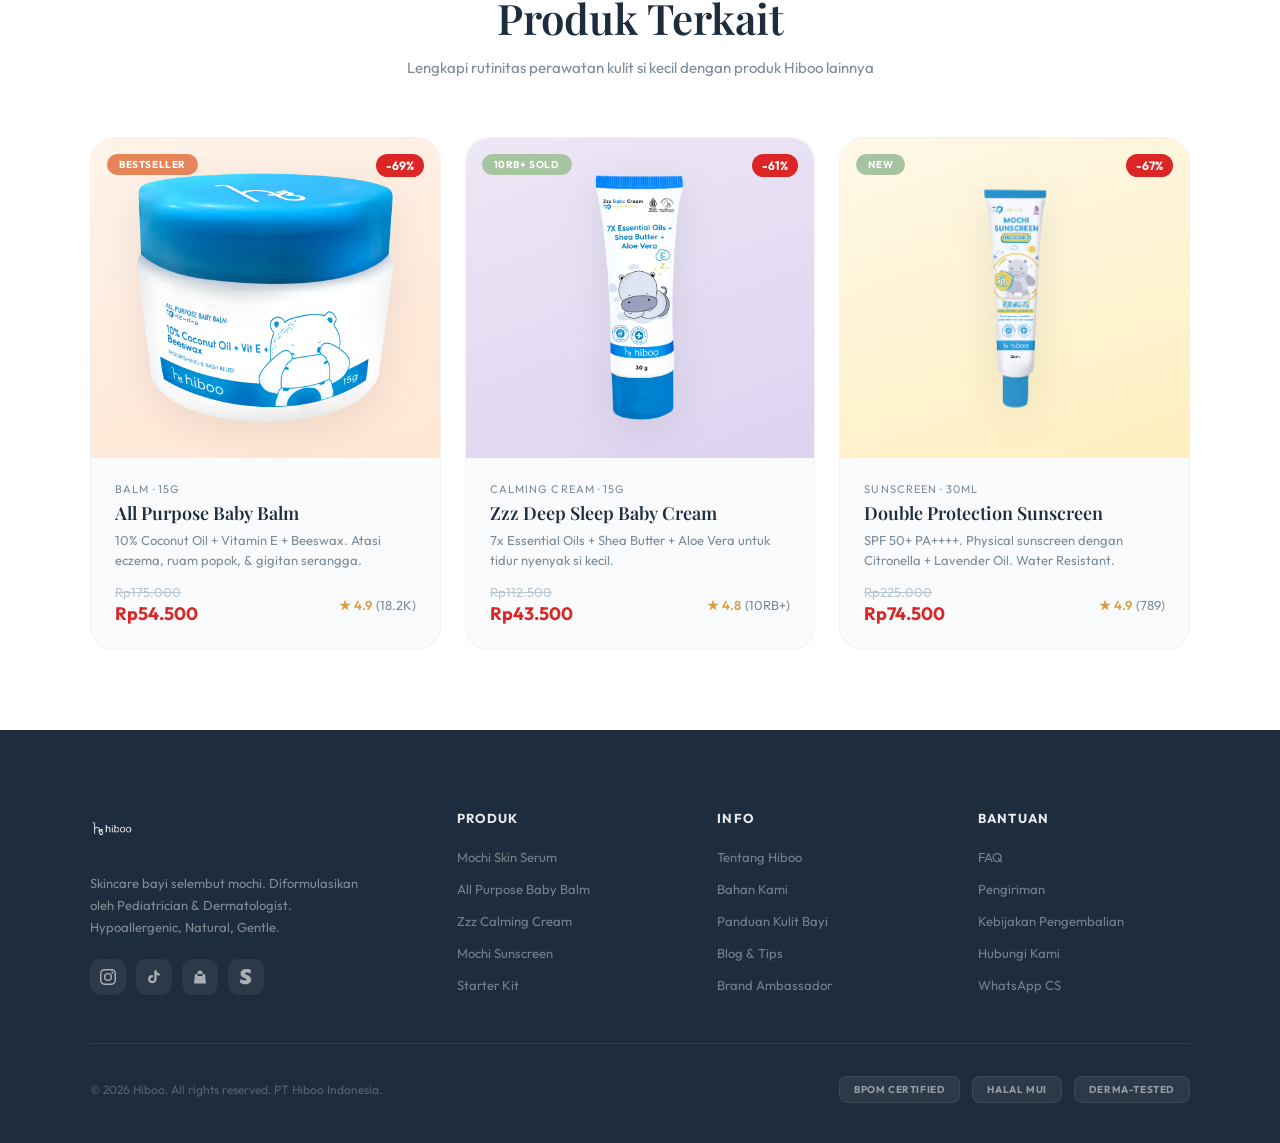
<file: html/produk-detail.html>
<!DOCTYPE html>
<html lang="id">
<head>
<meta charset="UTF-8">
<meta name="viewport" content="width=device-width, initial-scale=1.0">

<!-- SEO Meta Tags -->
<title>Mochi Glow Body Serum 100ml | Hiboo Baby Skincare</title>
<meta name="description" content="Mochi Glow Body Serum 100ml dari Hiboo. Japanese White Tomato + 7x Hyaluronic Acid + Ceramide. Kulit bayi glowing selembut mochi. BPOM Certified, Halal MUI, Derma-Tested.">
<meta name="keywords" content="serum bayi, mochi glow serum, hiboo serum, hyaluronic acid bayi, ceramide bayi, skincare bayi Indonesia, serum kulit bayi, BPOM baby serum">
<meta name="author" content="PT Hiboo Indonesia">
<meta name="robots" content="index, follow">
<meta name="language" content="Indonesian">
<meta name="geo.region" content="ID">
<meta name="geo.country" content="ID">

<!-- Open Graph -->
<meta property="og:type" content="product">
<meta property="og:title" content="Mochi Glow Body Serum 100ml | Hiboo Baby Skincare">
<meta property="og:description" content="Japanese White Tomato + 7x Hyaluronic Acid + Ceramide. Kulit bayi glowing selembut mochi. BPOM Certified, Halal MUI.">
<meta property="og:image" content="assets/images/products/mochi-serum-100ml.png">
<meta property="og:url" content="https://hiboo.co.id/produk-detail.html">
<meta property="og:locale" content="id_ID">
<meta property="og:site_name" content="Hiboo Baby Skincare">

<!-- Twitter Card -->
<meta name="twitter:card" content="summary_large_image">
<meta name="twitter:title" content="Mochi Glow Body Serum 100ml | Hiboo Baby Skincare">
<meta name="twitter:description" content="Japanese White Tomato + 7x Hyaluronic Acid + Ceramide untuk kulit bayi glowing selembut mochi.">
<meta name="twitter:image" content="assets/images/products/mochi-serum-100ml.png">

<!-- Canonical -->
<link rel="canonical" href="https://hiboo.co.id/produk-detail.html">

<!-- Favicon -->
<link rel="icon" type="image/png" href="assets/images/logo/hiboo-logo-color.png">

<!-- Fonts -->
<link href="https://fonts.googleapis.com/css2?family=Outfit:wght@300;400;500;600;700&family=Playfair+Display:ital,wght@0,400;0,600;1,400;1,600&display=swap" rel="stylesheet">

<!-- Shared CSS -->
<link rel="stylesheet" href="assets/css/style.css?v=4">

<!-- JSON-LD Product Schema -->
<script type="application/ld+json">
{
  "@context": "https://schema.org",
  "@type": "Product",
  "name": "Mochi Glow Body Serum 100ml",
  "description": "Japanese White Tomato + 7x Hyaluronic Acid + Ceramide untuk kulit bayi glowing selembut mochi.",
  "image": "https://hiboo.co.id/assets/images/products/mochi-serum-100ml.png",
  "brand": {"@type": "Brand", "name": "Hiboo"},
  "offers": {
    "@type": "Offer",
    "price": "64400",
    "priceCurrency": "IDR",
    "availability": "https://schema.org/InStock",
    "seller": {"@type": "Organization", "name": "PT Hiboo Indonesia"}
  },
  "aggregateRating": {
    "@type": "AggregateRating",
    "ratingValue": "4.9",
    "reviewCount": "8000"
  }
}
</script>

<style>
/* ── BREADCRUMB ── */
.breadcrumb {
  max-width: 1100px;
  margin: 0 auto;
  padding: 20px 24px 0;
  display: flex;
  align-items: center;
  gap: 8px;
  font-size: 13px;
  color: var(--hb-muted);
  flex-wrap: wrap;
}

.breadcrumb a {
  color: var(--hb-muted);
  text-decoration: none;
  transition: color 0.2s ease;
}

.breadcrumb a:hover {
  color: var(--hb-deep);
}

.breadcrumb .sep {
  font-size: 11px;
  opacity: 0.5;
}

.breadcrumb .current {
  color: var(--hb-text);
  font-weight: 500;
}

/* ── PDP GRID ── */
.pdp-section {
  max-width: 1100px;
  margin: 0 auto;
  padding: 32px 24px 64px;
}

.pdp-grid {
  display: grid;
  grid-template-columns: 520px 1fr;
  gap: 48px;
  align-items: start;
  max-width: 1100px;
  margin: 0 auto;
}

/* ── GALLERY ── */
.pdp-gallery {
  position: sticky;
  top: 110px;
}

.pdp-main-img {
  background: linear-gradient(160deg, #E8F4FC, #D0E8F7);
  border-radius: var(--hb-radius-xl);
  display: flex;
  align-items: center;
  justify-content: center;
  padding: 40px;
  aspect-ratio: 1 / 1;
  overflow: hidden;
  margin-bottom: 16px;
}

.pdp-main-img img {
  max-height: 380px;
  width: auto;
  object-fit: contain;
  filter: drop-shadow(0 12px 28px rgba(0,0,0,0.1));
  transition: transform 0.4s ease;
}

.pdp-main-img:hover img {
  transform: scale(1.04);
}

.pdp-thumbs {
  display: flex;
  gap: 12px;
}

.pdp-thumb {
  width: 72px;
  height: 72px;
  border-radius: var(--hb-radius);
  background: linear-gradient(160deg, #F0F6FA, #E4EFF7);
  display: flex;
  align-items: center;
  justify-content: center;
  padding: 8px;
  cursor: pointer;
  border: 2px solid transparent;
  transition: all 0.3s ease;
  overflow: hidden;
}

.pdp-thumb:hover {
  border-color: var(--hb-blue);
}

.pdp-thumb.active {
  border-color: var(--hb-deep);
  box-shadow: 0 4px 12px rgba(42,122,181,0.15);
}

.pdp-thumb img {
  max-height: 100%;
  width: auto;
  object-fit: contain;
}

/* ── PRODUCT INFO ── */
.pdp-info {
  display: flex;
  flex-direction: column;
  gap: 0;
}

.pdp-category {
  font-size: 12px;
  font-weight: 600;
  text-transform: uppercase;
  letter-spacing: 0.12em;
  color: var(--hb-deep);
  margin-bottom: 8px;
  display: inline-flex;
  align-items: center;
  gap: 6px;
}

.pdp-category::before {
  content: '';
  width: 20px;
  height: 2px;
  background: var(--hb-blue);
  border-radius: 2px;
}

.pdp-name {
  font-family: 'Playfair Display', serif;
  font-size: clamp(28px, 3vw, 38px);
  font-weight: 600;
  line-height: 1.2;
  color: var(--hb-text);
  margin-bottom: 12px;
}

.pdp-rating {
  display: flex;
  align-items: center;
  gap: 8px;
  margin-bottom: 20px;
}

.pdp-stars {
  color: var(--hb-gold);
  font-size: 15px;
  letter-spacing: 2px;
}

.pdp-rating-text {
  font-size: 14px;
  color: var(--hb-muted);
  font-weight: 500;
}

.pdp-rating-text strong {
  color: var(--hb-text);
  font-weight: 700;
}

/* ── PRICE ── */
.pdp-price {
  display: flex;
  align-items: center;
  gap: 12px;
  margin-bottom: 24px;
  flex-wrap: wrap;
}

.pdp-price .original {
  font-size: 16px;
  color: var(--hb-light);
  text-decoration: line-through;
  font-weight: 400;
}

.pdp-price .current {
  font-size: 32px;
  font-weight: 700;
  color: #DC2626;
}

.pdp-price .disc-badge {
  background: #FEE2E2;
  color: #DC2626;
  font-size: 13px;
  font-weight: 700;
  padding: 4px 12px;
  border-radius: 100px;
}

/* ── SHORT DESC ── */
.pdp-short-desc {
  font-size: 15px;
  line-height: 1.7;
  color: var(--hb-muted);
  margin-bottom: 28px;
  padding-bottom: 28px;
  border-bottom: 1px solid rgba(0,0,0,0.06);
}

/* ── SIZE SELECTOR ── */
.pdp-option-label {
  font-size: 13px;
  font-weight: 600;
  color: var(--hb-text);
  margin-bottom: 10px;
}

.size-selector {
  display: flex;
  gap: 10px;
  margin-bottom: 24px;
}

.size-btn {
  padding: 10px 28px;
  border: 1.5px solid var(--hb-light);
  border-radius: 100px;
  background: transparent;
  font-family: 'Outfit', sans-serif;
  font-size: 14px;
  font-weight: 500;
  color: var(--hb-text);
  cursor: pointer;
  transition: all 0.25s ease;
}

.size-btn:hover {
  border-color: var(--hb-blue);
  color: var(--hb-deep);
}

.size-btn.active {
  background: var(--hb-deep);
  color: white;
  border-color: var(--hb-deep);
}

/* ── QUANTITY ── */
.qty-control {
  display: flex;
  align-items: center;
  gap: 0;
  margin-bottom: 24px;
  border: 1.5px solid var(--hb-light);
  border-radius: 100px;
  width: fit-content;
  overflow: hidden;
}

.qty-btn {
  width: 44px;
  height: 44px;
  display: flex;
  align-items: center;
  justify-content: center;
  background: transparent;
  border: none;
  font-size: 18px;
  font-weight: 600;
  color: var(--hb-text);
  cursor: pointer;
  transition: background 0.2s ease;
  font-family: 'Outfit', sans-serif;
}

.qty-btn:hover {
  background: rgba(107,186,229,0.1);
}

.qty-value {
  width: 48px;
  text-align: center;
  font-size: 16px;
  font-weight: 600;
  color: var(--hb-text);
  border-left: 1.5px solid var(--hb-light);
  border-right: 1.5px solid var(--hb-light);
  height: 44px;
  line-height: 44px;
}

/* ── ADD TO CART ── */
.pdp-add-cart {
  display: flex;
  align-items: center;
  justify-content: center;
  gap: 10px;
  width: 100%;
  background: var(--hb-deep);
  color: white;
  padding: 16px 32px;
  border-radius: 100px;
  font-family: 'Outfit', sans-serif;
  font-size: 15px;
  font-weight: 600;
  letter-spacing: 0.02em;
  border: none;
  cursor: pointer;
  transition: all 0.3s ease;
  margin-bottom: 28px;
}

.pdp-add-cart:hover {
  background: var(--hb-navy);
  transform: translateY(-2px);
  box-shadow: 0 8px 24px rgba(42,122,181,0.25);
}

.pdp-add-cart svg {
  width: 20px;
  height: 20px;
}

/* ── TRUST BADGES (PDP) ── */
.pdp-trust {
  display: grid;
  grid-template-columns: repeat(3, 1fr);
  gap: 10px;
  margin-top: 24px;
  padding-top: 20px;
  border-top: 1px solid rgba(0,0,0,0.06);
}

.pdp-trust .trust-item {
  padding: 12px 10px;
  border-radius: 14px;
  justify-content: center;
  text-align: center;
  flex-direction: column;
  align-items: center;
  display: flex;
  gap: 6px;
}

.pdp-trust .trust-icon {
  width: 36px;
  height: 36px;
  font-size: 18px;
}

.pdp-trust .trust-text {
  font-size: 13px;
  font-weight: 700;
}

.pdp-trust .trust-text small {
  font-size: 11px;
  font-weight: 500;
}

/* ── PDP MARKETPLACE BUTTONS ── */
.pdp-info .marketplace-btns .mp-btn {
  padding: 16px 28px;
  font-size: 15px;
  font-weight: 700;
  border-radius: 14px;
  justify-content: center;
}

.pdp-info .marketplace-btns .mp-btn svg {
  width: 20px;
  height: 20px;
}

/* ── MARKETPLACE LINKS ── */
.pdp-marketplace {
  display: flex;
  align-items: center;
  gap: 12px;
  font-size: 13px;
  color: var(--hb-muted);
}

.pdp-marketplace a {
  color: var(--hb-deep);
  font-weight: 600;
  text-decoration: none;
  transition: color 0.2s ease;
}

.pdp-marketplace a:hover {
  color: var(--hb-navy);
  text-decoration: underline;
}

/* ── TABS ── */
.pdp-tabs-section {
  max-width: 1100px;
  margin: 0 auto;
  padding: 0 24px 80px;
}

.pdp-tabs-nav {
  display: flex;
  gap: 0;
  border-bottom: 2px solid rgba(0,0,0,0.06);
  margin-bottom: 40px;
  overflow-x: auto;
}

.tab-btn {
  padding: 14px 28px;
  background: none;
  border: none;
  font-family: 'Outfit', sans-serif;
  font-size: 14px;
  font-weight: 600;
  color: var(--hb-muted);
  cursor: pointer;
  position: relative;
  white-space: nowrap;
  transition: color 0.25s ease;
}

.tab-btn:hover {
  color: var(--hb-text);
}

.tab-btn.active {
  color: var(--hb-deep);
}

.tab-btn.active::after {
  content: '';
  position: absolute;
  bottom: -2px;
  left: 0;
  width: 100%;
  height: 2px;
  background: var(--hb-deep);
  border-radius: 2px;
}

.tab-panel {
  display: none;
}

.tab-panel.active {
  display: block;
  animation: fadeIn 0.3s ease;
}

@keyframes fadeIn {
  from { opacity: 0; transform: translateY(8px); }
  to { opacity: 1; transform: translateY(0); }
}

/* ── TAB: DESKRIPSI ── */
.tab-desc h3 {
  font-family: 'Playfair Display', serif;
  font-size: 22px;
  font-weight: 600;
  color: var(--hb-text);
  margin-bottom: 16px;
}

.tab-desc p {
  font-size: 15px;
  line-height: 1.8;
  color: var(--hb-muted);
  margin-bottom: 20px;
  max-width: 760px;
}

.tab-desc .benefits-list {
  list-style: none;
  display: flex;
  flex-direction: column;
  gap: 12px;
  margin-bottom: 24px;
}

.tab-desc .benefits-list li {
  display: flex;
  align-items: flex-start;
  gap: 12px;
  font-size: 15px;
  line-height: 1.6;
  color: var(--hb-text);
}

.tab-desc .benefits-list .b-icon {
  width: 28px;
  height: 28px;
  min-width: 28px;
  border-radius: 50%;
  background: linear-gradient(135deg, #E8F4FC, #D0E8F7);
  display: flex;
  align-items: center;
  justify-content: center;
  font-size: 14px;
  margin-top: 2px;
}

/* ── TAB: BAHAN ── */
.tab-bahan .ingredients-text {
  font-size: 14px;
  line-height: 1.8;
  color: var(--hb-muted);
  margin-bottom: 32px;
  max-width: 760px;
}

.free-badges {
  display: flex;
  flex-wrap: wrap;
  gap: 10px;
}

.free-badge {
  display: inline-flex;
  align-items: center;
  gap: 8px;
  background: linear-gradient(135deg, #ECFDF5, #D1FAE5);
  border: 1px solid rgba(16,185,129,0.15);
  border-radius: 100px;
  padding: 8px 18px;
  font-size: 13px;
  font-weight: 600;
  color: #065F46;
}

.free-badge::before {
  content: '\2713';
  font-weight: 700;
  font-size: 12px;
}

/* ── TAB: CARA PAKAI ── */
.tab-usage .usage-steps {
  list-style: none;
  display: flex;
  flex-direction: column;
  gap: 24px;
  max-width: 640px;
}

.usage-step {
  display: flex;
  gap: 20px;
  align-items: flex-start;
}

.usage-step-num {
  width: 44px;
  height: 44px;
  min-width: 44px;
  border-radius: 50%;
  background: linear-gradient(135deg, var(--hb-sky), var(--hb-blue));
  color: white;
  display: flex;
  align-items: center;
  justify-content: center;
  font-size: 16px;
  font-weight: 700;
}

.usage-step-content h4 {
  font-size: 16px;
  font-weight: 600;
  color: var(--hb-text);
  margin-bottom: 4px;
}

.usage-step-content p {
  font-size: 14px;
  line-height: 1.6;
  color: var(--hb-muted);
}

/* ── TAB: ULASAN ── */
.tab-reviews .reviews-summary {
  display: flex;
  align-items: center;
  gap: 20px;
  margin-bottom: 32px;
  padding-bottom: 32px;
  border-bottom: 1px solid rgba(0,0,0,0.06);
}

.reviews-big-score {
  text-align: center;
}

.reviews-big-score .score {
  font-family: 'Playfair Display', serif;
  font-size: 48px;
  font-weight: 600;
  color: var(--hb-text);
  line-height: 1;
}

.reviews-big-score .stars {
  color: var(--hb-gold);
  font-size: 16px;
  letter-spacing: 2px;
  margin: 6px 0 4px;
}

.reviews-big-score .count {
  font-size: 13px;
  color: var(--hb-muted);
}

.review-card {
  background: var(--hb-white);
  border: 1px solid rgba(0,0,0,0.06);
  border-radius: var(--hb-radius-lg);
  padding: 28px;
  margin-bottom: 16px;
  transition: all 0.3s ease;
}

.review-card:hover {
  box-shadow: 0 8px 24px rgba(0,0,0,0.04);
  transform: translateY(-2px);
}

.review-header {
  display: flex;
  align-items: center;
  gap: 12px;
  margin-bottom: 12px;
}

.review-avatar {
  width: 40px;
  height: 40px;
  border-radius: 50%;
  background: linear-gradient(135deg, var(--hb-sky), var(--hb-blue));
  display: flex;
  align-items: center;
  justify-content: center;
  color: white;
  font-weight: 700;
  font-size: 15px;
}

.review-meta {
  flex: 1;
}

.review-meta .name {
  font-size: 14px;
  font-weight: 600;
  color: var(--hb-text);
}

.review-meta .date {
  font-size: 12px;
  color: var(--hb-muted);
}

.review-stars {
  color: var(--hb-gold);
  font-size: 13px;
  letter-spacing: 2px;
  margin-bottom: 10px;
}

.review-card p {
  font-size: 14px;
  line-height: 1.7;
  color: var(--hb-muted);
  font-style: italic;
}

.review-badge {
  display: inline-flex;
  align-items: center;
  gap: 4px;
  font-size: 11px;
  font-weight: 600;
  color: #059669;
  margin-top: 10px;
}

/* ── RELATED PRODUCTS ── */
.related-section {
  background: var(--hb-white);
  padding: 80px 24px;
}

.related-grid {
  display: grid;
  grid-template-columns: repeat(3, 1fr);
  gap: 24px;
  max-width: 1100px;
  margin: 0 auto;
}

/* ── RESPONSIVE ── */
@media (max-width: 1024px) {
  .pdp-grid {
    grid-template-columns: 1fr;
    gap: 32px;
  }

  .pdp-gallery {
    position: static;
  }

  .pdp-main-img {
    aspect-ratio: 4/3;
  }

  .related-grid {
    grid-template-columns: repeat(2, 1fr);
  }
}

@media (max-width: 640px) {
  .pdp-section {
    padding: 20px 16px 48px;
  }

  .pdp-main-img {
    padding: 24px;
    border-radius: var(--hb-radius-lg);
  }

  .pdp-main-img img {
    max-height: 260px;
  }

  .pdp-thumb {
    width: 60px;
    height: 60px;
  }

  .pdp-name {
    font-size: 26px;
  }

  .pdp-price .current {
    font-size: 26px;
  }

  .pdp-trust {
    grid-template-columns: repeat(3, 1fr);
    gap: 8px;
  }

  .pdp-trust .trust-item {
    padding: 10px 8px;
  }

  .pdp-trust .trust-icon {
    width: 32px;
    height: 32px;
    font-size: 16px;
  }

  .pdp-trust .trust-text {
    font-size: 12px;
  }

  .pdp-tabs-nav {
    gap: 0;
  }

  .tab-btn {
    padding: 12px 16px;
    font-size: 13px;
  }

  .related-grid {
    grid-template-columns: 1fr;
    gap: 20px;
  }

  .breadcrumb {
    font-size: 12px;
  }
}
</style>
</head>
<body>

<!-- ANNOUNCEMENT BAR -->

<!-- NAV -->
<nav>
  <a href="index.html" class="nav-logo">
    <img src="assets/images/logo/hiboo-logo-color.png" alt="Hiboo Baby Skincare" width="160" height="52">
  </a>
  <ul class="nav-links">
    <li><a href="produk.html">Produk</a></li>
    <li><a href="tentang-kami.html">Tentang Kami</a></li>
    <li><a href="bahan-kami.html">Bahan Kami</a></li>
    <li><a href="panduan-kulit.html">Panduan Kulit</a></li>
    <li><a href="blog.html">Blog</a></li>
  </ul>
  <div class="nav-right">
    <a href="https://shopee.co.id/hiboobaby" target="_blank" rel="noopener" class="nav-icon cart-btn" title="Shopee Store" aria-label="Beli di Shopee">
      <svg xmlns="http://www.w3.org/2000/svg" fill="none" viewBox="0 0 24 24" stroke-width="2" stroke="currentColor"><path stroke-linecap="round" stroke-linejoin="round" d="M15.75 10.5V6a3.75 3.75 0 1 0-7.5 0v4.5m11.356-1.993 1.263 12c.07.665-.45 1.243-1.119 1.243H4.25a1.125 1.125 0 0 1-1.12-1.243l1.264-12A1.125 1.125 0 0 1 5.513 7.5h12.974c.576 0 1.059.435 1.119 1.007ZM8.625 10.5a.375.375 0 1 1-.75 0 .375.375 0 0 1 .75 0Zm7.5 0a.375.375 0 1 1-.75 0 .375.375 0 0 1 .75 0Z"/></svg>
    </a>
    <button class="mobile-menu-btn" aria-label="Menu">
      <span></span><span></span><span></span>
    </button>
  </div>
</nav>

<!-- BREADCRUMB -->
<div class="breadcrumb">
  <a href="/">Home</a>
  <span class="sep">&#8250;</span>
  <a href="produk.html">Produk</a>
  <span class="sep">&#8250;</span>
  <span class="current">Mochi Glow Body Serum</span>
</div>

<!-- PRODUCT DETAIL -->
<section class="pdp-section">
  <div class="pdp-grid">

    <!-- LEFT: Gallery -->
    <div class="pdp-gallery">
      <div class="pdp-main-img">
        <img id="mainImage" src="assets/images/products/mochi-serum-100ml.png" alt="Hiboo Mochi Glow Body Serum 100ml" width="380" height="380">
      </div>
      <div class="pdp-thumbs">
        <div class="pdp-thumb active" onclick="changeImage(this, 'assets/images/products/mochi-serum-100ml.png')">
          <img src="assets/images/products/mochi-serum-100ml.png" alt="Mochi Serum 100ml" width="60" height="60">
        </div>
        <div class="pdp-thumb" onclick="changeImage(this, 'assets/images/products/mochi-serum-50ml.png')">
          <img src="assets/images/products/mochi-serum-50ml.png" alt="Mochi Serum 50ml" width="60" height="60">
        </div>
        <div class="pdp-thumb" onclick="changeImage(this, 'assets/images/products/mochi-face-15ml.png')">
          <img src="assets/images/products/mochi-face-15ml.png" alt="Mochi Face Serum 15ml" width="60" height="60">
        </div>
        <div class="pdp-thumb" onclick="changeImage(this, 'assets/images/products/all-products.png')">
          <img src="assets/images/products/all-products.png" alt="Semua produk Hiboo" width="60" height="60">
        </div>
      </div>
    </div>

    <!-- RIGHT: Product Info -->
    <div class="pdp-info">
      <div class="pdp-category">Serum</div>
      <h1 class="pdp-name">Mochi Glow Body Serum</h1>

      <div class="pdp-rating">
        <span class="pdp-stars">&#9733;&#9733;&#9733;&#9733;&#9733;</span>
        <span class="pdp-rating-text"><strong>4.9</strong> (8RB+ ulasan)</span>
      </div>

      <div class="pdp-price">
        <span class="original">Rp115.000</span>
        <span class="current">Rp64.400</span>
        <span class="disc-badge">-44%</span>
      </div>

      <p class="pdp-short-desc">
        Serum badan bayi dengan formula Jepang. Mengandung Japanese White Tomato, 7x Hyaluronic Acid, dan Ceramide untuk menjaga kulit si kecil tetap lembab, glowing, dan selembut mochi sepanjang hari.
      </p>

      <!-- Marketplace Buttons -->
      <div class="marketplace-btns" style="flex-direction:column; gap:12px; margin-top:28px;">
        <a href="https://shopee.co.id/hiboobaby" target="_blank" rel="noopener" class="mp-btn mp-btn-shopee">
          <svg viewBox="0 0 24 24" fill="white"><path d="M15.75 10.5V6a3.75 3.75 0 1 0-7.5 0v4.5m11.356-1.993 1.263 12c.07.665-.45 1.243-1.119 1.243H4.25a1.125 1.125 0 0 1-1.12-1.243l1.264-12A1.125 1.125 0 0 1 5.513 7.5h12.974c.576 0 1.059.435 1.119 1.007Z"/></svg>
          Beli di Shopee
        </a>
        <a href="https://www.tiktok.com/@hiboo.baby" target="_blank" rel="noopener" class="mp-btn mp-btn-tiktok">
          <svg viewBox="0 0 24 24" fill="white"><path d="M19.59 6.69a4.83 4.83 0 0 1-3.77-4.25V2h-3.45v13.67a2.89 2.89 0 0 1-2.88 2.5 2.89 2.89 0 0 1-2.89-2.89 2.89 2.89 0 0 1 2.89-2.89c.28 0 .54.04.79.1v-3.5a6.37 6.37 0 0 0-.79-.05A6.34 6.34 0 0 0 3.15 15.2a6.34 6.34 0 0 0 6.34 6.34 6.34 6.34 0 0 0 6.34-6.34V8.73a8.19 8.19 0 0 0 4.77 1.52V6.8a4.84 4.84 0 0 1-1.01-.11Z"/></svg>
          Beli di TikTok Shop
        </a>
      </div>

      <!-- Trust Badges -->
      <div class="pdp-trust">
        <div class="trust-item cert-bpom">
          <div class="trust-icon">&#9989;</div>
          <div class="trust-text">BPOM<small>Certified</small></div>
        </div>
        <div class="trust-item cert-halal">
          <div class="trust-icon">&#9854;</div>
          <div class="trust-text">Halal<small>MUI</small></div>
        </div>
        <div class="trust-item">
          <div class="trust-icon">&#128300;</div>
          <div class="trust-text">Derma<small>Tested</small></div>
        </div>
      </div>

    </div>

  </div>
</section>

<!-- PRODUCT TABS -->
<section class="pdp-tabs-section">
  <div class="pdp-tabs-nav">
    <button class="tab-btn active" onclick="switchTab('desc')">Deskripsi</button>
    <button class="tab-btn" onclick="switchTab('bahan')">Bahan &amp; Ingredients</button>
    <button class="tab-btn" onclick="switchTab('usage')">Cara Pakai</button>
    <button class="tab-btn" onclick="switchTab('reviews')">Ulasan</button>
  </div>

  <!-- Tab: Deskripsi -->
  <div class="tab-panel active" id="tab-desc">
    <div class="tab-desc">
      <h3>Kulit Bayi Glowing Selembut Mochi</h3>
      <p>
        Mochi Glow Body Serum adalah serum badan bayi pertama di Indonesia yang diformulasikan dengan teknologi Jepang.
        Mengandung kombinasi Japanese White Tomato yang kaya antioksidan, 7x Hyaluronic Acid untuk hidrasi berlapis,
        dan Ceramide untuk memperkuat skin barrier si kecil.
      </p>
      <p>
        Diformulasikan khusus untuk iklim tropis Indonesia yang lembab dan panas, serum ini memiliki tekstur ringan
        yang cepat menyerap tanpa meninggalkan rasa lengket. Cocok digunakan sehari-hari setelah mandi.
      </p>

      <h3 style="margin-top: 32px;">Manfaat Utama</h3>
      <ul class="benefits-list">
        <li>
          <span class="b-icon">&#10024;</span>
          <span><strong>Melembabkan 24 Jam</strong> &mdash; 7x Hyaluronic Acid mengunci kelembaban sepanjang hari, bahkan di cuaca panas</span>
        </li>
        <li>
          <span class="b-icon">&#127800;</span>
          <span><strong>Mencerahkan Alami</strong> &mdash; Japanese White Tomato sebagai antioksidan alami untuk kulit cerah glowing</span>
        </li>
        <li>
          <span class="b-icon">&#128737;</span>
          <span><strong>Memperkuat Skin Barrier</strong> &mdash; Ceramide melindungi lapisan kulit bayi yang masih tipis dan sensitif</span>
        </li>
        <li>
          <span class="b-icon">&#127807;</span>
          <span><strong>Hypoallergenic</strong> &mdash; Tanpa pewangi sintetis, paraben, dan alkohol. Aman untuk kulit sensitif dan newborn 0+ bulan</span>
        </li>
        <li>
          <span class="b-icon">&#9749;</span>
          <span><strong>Tekstur Ringan</strong> &mdash; Formula water-based yang cepat menyerap, tidak lengket di iklim tropis</span>
        </li>
      </ul>
    </div>
  </div>

  <!-- Tab: Bahan -->
  <div class="tab-panel" id="tab-bahan">
    <div class="tab-bahan">
      <h3 style="font-family:'Playfair Display',serif; font-size:22px; font-weight:600; margin-bottom:16px;">Daftar Bahan / Ingredients</h3>
      <p class="ingredients-text">
        Water, Glycerin, Butylene Glycol, Niacinamide, Sodium Hyaluronate, Hydrolyzed Hyaluronic Acid,
        Hyaluronic Acid, Sodium Acetylated Hyaluronate, Hydroxypropyltrimonium Hyaluronate,
        Sodium Hyaluronate Crosspolymer, Potassium Hyaluronate, Ceramide NP, Ceramide AP,
        Ceramide EOP, Solanum Lycopersicum (Tomato) Fruit Extract, Phytosphingosine,
        Cholesterol, Sodium Lauroyl Lactylate, Carbomer, Xanthan Gum,
        Ethylhexylglycerin, Disodium EDTA, 1,2-Hexanediol, Caprylyl Glycol.
      </p>

      <h3 style="font-family:'Playfair Display',serif; font-size:22px; font-weight:600; margin-bottom:16px; margin-top:32px;">Bebas Bahan Berbahaya</h3>
      <div class="free-badges">
        <span class="free-badge">No Paraben</span>
        <span class="free-badge">No Alkohol</span>
        <span class="free-badge">No SLS</span>
        <span class="free-badge">No Mineral Oil</span>
        <span class="free-badge">No Pewangi Sintetis</span>
      </div>
    </div>
  </div>

  <!-- Tab: Cara Pakai -->
  <div class="tab-panel" id="tab-usage">
    <div class="tab-usage">
      <h3 style="font-family:'Playfair Display',serif; font-size:22px; font-weight:600; margin-bottom:24px;">Cara Pemakaian</h3>
      <ol class="usage-steps">
        <li class="usage-step">
          <div class="usage-step-num">1</div>
          <div class="usage-step-content">
            <h4>Bersihkan Kulit Bayi</h4>
            <p>Mandikan si kecil seperti biasa. Pastikan kulit dalam keadaan bersih dan sedikit lembab (tidak perlu dikeringkan total).</p>
          </div>
        </li>
        <li class="usage-step">
          <div class="usage-step-num">2</div>
          <div class="usage-step-content">
            <h4>Tuang Serum Secukupnya</h4>
            <p>Tuang 2-3 tetes serum ke telapak tangan. Untuk seluruh badan, gunakan 5-8 tetes sesuai kebutuhan.</p>
          </div>
        </li>
        <li class="usage-step">
          <div class="usage-step-num">3</div>
          <div class="usage-step-content">
            <h4>Usapkan dengan Lembut</h4>
            <p>Ratakan serum ke seluruh badan si kecil dengan gerakan memutar yang lembut. Fokuskan pada area yang kering seperti siku, lutut, dan pipi.</p>
          </div>
        </li>
        <li class="usage-step">
          <div class="usage-step-num">4</div>
          <div class="usage-step-content">
            <h4>Pijat Perlahan</h4>
            <p>Pijat ringan selama 1-2 menit untuk membantu penyerapan dan memberikan efek relaksasi pada bayi. Serum akan menyerap dalam hitungan detik.</p>
          </div>
        </li>
        <li class="usage-step">
          <div class="usage-step-num">5</div>
          <div class="usage-step-content">
            <h4>Gunakan 2x Sehari</h4>
            <p>Gunakan setiap pagi setelah mandi dan malam sebelum tidur untuk hasil optimal. Aman digunakan setiap hari.</p>
          </div>
        </li>
      </ol>
    </div>
  </div>

  <!-- Tab: Ulasan -->
  <div class="tab-panel" id="tab-reviews">
    <div class="tab-reviews">
      <div class="reviews-summary">
        <div class="reviews-big-score">
          <div class="score">4.9</div>
          <div class="stars">&#9733;&#9733;&#9733;&#9733;&#9733;</div>
          <div class="count">8RB+ ulasan</div>
        </div>
      </div>

      <div class="review-card">
        <div class="review-header">
          <div class="review-avatar">M</div>
          <div class="review-meta">
            <div class="name">Mama Arya</div>
            <div class="date">15 Maret 2026</div>
          </div>
        </div>
        <div class="review-stars">&#9733;&#9733;&#9733;&#9733;&#9733;</div>
        <p>Udah pake 2 botol yang 100ml, kulit anak saya jadi lembut banget kayak mochi beneran! Gak lengket sama sekali, cepet nyerap. Wanginya juga lembut, anak saya suka dipijat pake ini sebelum tidur.</p>
        <div class="review-badge">&#10003; Pembelian Terverifikasi</div>
      </div>

      <div class="review-card">
        <div class="review-header">
          <div class="review-avatar">S</div>
          <div class="review-meta">
            <div class="name">Sinta Dewi</div>
            <div class="date">8 Maret 2026</div>
          </div>
        </div>
        <div class="review-stars">&#9733;&#9733;&#9733;&#9733;&#9733;</div>
        <p>Awalnya ragu karena baru pertama kali pakai serum buat bayi. Tapi setelah 2 minggu pemakaian, kulit baby saya yang kering di area siku dan lutut jadi halus banget. Recommended banget buat mamah-mamah!</p>
        <div class="review-badge">&#10003; Pembelian Terverifikasi</div>
      </div>

      <div class="review-card">
        <div class="review-header">
          <div class="review-avatar">R</div>
          <div class="review-meta">
            <div class="name">Rina Pratama</div>
            <div class="date">28 Februari 2026</div>
          </div>
        </div>
        <div class="review-stars">&#9733;&#9733;&#9733;&#9733;&#9734;</div>
        <p>Produknya bagus, kulit anak lembab seharian meskipun cuaca panas. Cuma sayang kemasannya agak susah ditekan buat ngeluarin serumnya, mungkin bisa diperbaiki ya. Overall produknya oke banget!</p>
        <div class="review-badge">&#10003; Pembelian Terverifikasi</div>
      </div>
    </div>
  </div>
</section>

<!-- RELATED PRODUCTS -->
<section class="related-section">
  <div style="max-width:1100px; margin:0 auto;">
    <div class="section-header">
      <div class="sh-tag">Rekomendasi</div>
      <h2>Produk Terkait</h2>
      <p>Lengkapi rutinitas perawatan kulit si kecil dengan produk Hiboo lainnya</p>
    </div>
    <div class="related-grid">
      <!-- Baby Balm 15g -->
      <div class="product-card" data-href="produk-detail.html">
        <span class="product-card-badge hot">Bestseller</span>
        <span class="product-card-badge disc">-69%</span>
        <div class="product-img">
          <div class="product-img-bg pc-peach">
            <img src="assets/images/products/balm-15g.png" alt="Hiboo All Purpose Baby Balm 15g" width="200" height="260" loading="lazy">
          </div>
          <div class="product-quick-links">
            <a href="https://shopee.co.id/hiboobaby" target="_blank" rel="noopener" class="pql-shopee"><svg viewBox="0 0 24 24" fill="white"><path d="M15.75 10.5V6a3.75 3.75 0 1 0-7.5 0v4.5m11.356-1.993 1.263 12c.07.665-.45 1.243-1.119 1.243H4.25a1.125 1.125 0 0 1-1.12-1.243l1.264-12A1.125 1.125 0 0 1 5.513 7.5h12.974c.576 0 1.059.435 1.119 1.007Z"/></svg>Shopee</a>
            <a href="https://www.tiktok.com/@hiboo.baby" target="_blank" rel="noopener" class="pql-tiktok"><svg viewBox="0 0 24 24" fill="white"><path d="M19.59 6.69a4.83 4.83 0 0 1-3.77-4.25V2h-3.45v13.67a2.89 2.89 0 0 1-2.88 2.5 2.89 2.89 0 0 1-2.89-2.89 2.89 2.89 0 0 1 2.89-2.89c.28 0 .54.04.79.1v-3.5a6.37 6.37 0 0 0-.79-.05A6.34 6.34 0 0 0 3.15 15.2a6.34 6.34 0 0 0 6.34 6.34 6.34 6.34 0 0 0 6.34-6.34V8.73a8.19 8.19 0 0 0 4.77 1.52V6.8a4.84 4.84 0 0 1-1.01-.11Z"/></svg>TikTok</a>
          </div>
        </div>
        <div class="product-info">
          <div class="p-category">Balm &middot; 15g</div>
          <h3>All Purpose Baby Balm</h3>
          <p class="p-desc">10% Coconut Oil + Vitamin E + Beeswax. Atasi eczema, ruam popok, & gigitan serangga.</p>
          <div class="product-footer">
            <div class="product-price">
              <span class="original">Rp175.000</span>
              <span class="current">Rp54.500</span>
            </div>
            <div class="product-rating">&#9733; 4.9 <span>(18.2K)</span></div>
          </div>
        </div>
      </div>
      <!-- Zzz Cream -->
      <div class="product-card" data-href="produk-detail.html">
        <span class="product-card-badge new">10RB+ sold</span>
        <span class="product-card-badge disc">-61%</span>
        <div class="product-img">
          <div class="product-img-bg pc-lavender">
            <img src="assets/images/products/zzz-cream-30g.png" alt="Hiboo Zzz Deep Sleep Baby Cream" width="200" height="260" loading="lazy">
          </div>
          <div class="product-quick-links">
            <a href="https://shopee.co.id/hiboobaby" target="_blank" rel="noopener" class="pql-shopee"><svg viewBox="0 0 24 24" fill="white"><path d="M15.75 10.5V6a3.75 3.75 0 1 0-7.5 0v4.5m11.356-1.993 1.263 12c.07.665-.45 1.243-1.119 1.243H4.25a1.125 1.125 0 0 1-1.12-1.243l1.264-12A1.125 1.125 0 0 1 5.513 7.5h12.974c.576 0 1.059.435 1.119 1.007Z"/></svg>Shopee</a>
            <a href="https://www.tiktok.com/@hiboo.baby" target="_blank" rel="noopener" class="pql-tiktok"><svg viewBox="0 0 24 24" fill="white"><path d="M19.59 6.69a4.83 4.83 0 0 1-3.77-4.25V2h-3.45v13.67a2.89 2.89 0 0 1-2.88 2.5 2.89 2.89 0 0 1-2.89-2.89 2.89 2.89 0 0 1 2.89-2.89c.28 0 .54.04.79.1v-3.5a6.37 6.37 0 0 0-.79-.05A6.34 6.34 0 0 0 3.15 15.2a6.34 6.34 0 0 0 6.34 6.34 6.34 6.34 0 0 0 6.34-6.34V8.73a8.19 8.19 0 0 0 4.77 1.52V6.8a4.84 4.84 0 0 1-1.01-.11Z"/></svg>TikTok</a>
          </div>
        </div>
        <div class="product-info">
          <div class="p-category">Calming Cream &middot; 15g</div>
          <h3>Zzz Deep Sleep Baby Cream</h3>
          <p class="p-desc">7x Essential Oils + Shea Butter + Aloe Vera untuk tidur nyenyak si kecil.</p>
          <div class="product-footer">
            <div class="product-price">
              <span class="original">Rp112.500</span>
              <span class="current">Rp43.500</span>
            </div>
            <div class="product-rating">&#9733; 4.8 <span>(10RB+)</span></div>
          </div>
        </div>
      </div>
      <!-- Sunscreen -->
      <div class="product-card" data-href="produk-detail.html">
        <span class="product-card-badge new">New</span>
        <span class="product-card-badge disc">-67%</span>
        <div class="product-img">
          <div class="product-img-bg pc-gold">
            <img src="assets/images/products/mochi-sunscreen-30ml.png" alt="Hiboo Double Protection Physical Sunscreen SPF 50+" width="200" height="260" loading="lazy">
          </div>
          <div class="product-quick-links">
            <a href="https://shopee.co.id/hiboobaby" target="_blank" rel="noopener" class="pql-shopee"><svg viewBox="0 0 24 24" fill="white"><path d="M15.75 10.5V6a3.75 3.75 0 1 0-7.5 0v4.5m11.356-1.993 1.263 12c.07.665-.45 1.243-1.119 1.243H4.25a1.125 1.125 0 0 1-1.12-1.243l1.264-12A1.125 1.125 0 0 1 5.513 7.5h12.974c.576 0 1.059.435 1.119 1.007Z"/></svg>Shopee</a>
            <a href="https://www.tiktok.com/@hiboo.baby" target="_blank" rel="noopener" class="pql-tiktok"><svg viewBox="0 0 24 24" fill="white"><path d="M19.59 6.69a4.83 4.83 0 0 1-3.77-4.25V2h-3.45v13.67a2.89 2.89 0 0 1-2.88 2.5 2.89 2.89 0 0 1-2.89-2.89 2.89 2.89 0 0 1 2.89-2.89c.28 0 .54.04.79.1v-3.5a6.37 6.37 0 0 0-.79-.05A6.34 6.34 0 0 0 3.15 15.2a6.34 6.34 0 0 0 6.34 6.34 6.34 6.34 0 0 0 6.34-6.34V8.73a8.19 8.19 0 0 0 4.77 1.52V6.8a4.84 4.84 0 0 1-1.01-.11Z"/></svg>TikTok</a>
          </div>
        </div>
        <div class="product-info">
          <div class="p-category">Sunscreen &middot; 30ml</div>
          <h3>Double Protection Sunscreen</h3>
          <p class="p-desc">SPF 50+ PA++++. Physical sunscreen dengan Citronella + Lavender Oil. Water Resistant.</p>
          <div class="product-footer">
            <div class="product-price">
              <span class="original">Rp225.000</span>
              <span class="current">Rp74.500</span>
            </div>
            <div class="product-rating">&#9733; 4.9 <span>(789)</span></div>
          </div>
        </div>
      </div>
    </div>
  </div>
</section>

<!-- WHATSAPP FLOATING BUTTON -->
<div class="wa-float">
  <span class="wa-float-label">Chat dengan Kami</span>
  <a href="https://wa.me/6281234567890?text=Halo%20Hiboo%2C%20saya%20ingin%20bertanya%20tentang%20produk%20skincare%20bayi" target="_blank" rel="noopener" class="wa-float-btn" aria-label="Chat WhatsApp Hiboo">
    <svg viewBox="0 0 24 24" xmlns="http://www.w3.org/2000/svg"><path d="M17.472 14.382c-.297-.149-1.758-.867-2.03-.967-.273-.099-.471-.148-.67.15-.197.297-.767.966-.94 1.164-.173.199-.347.223-.644.075-.297-.15-1.255-.463-2.39-1.475-.883-.788-1.48-1.761-1.653-2.059-.173-.297-.018-.458.13-.606.134-.133.298-.347.446-.52.149-.174.198-.298.298-.497.099-.198.05-.371-.025-.52-.075-.149-.669-1.612-.916-2.207-.242-.579-.487-.5-.669-.51-.173-.008-.371-.01-.57-.01-.198 0-.52.074-.792.372-.272.297-1.04 1.016-1.04 2.479 0 1.462 1.065 2.875 1.213 3.074.149.198 2.096 3.2 5.077 4.487.709.306 1.262.489 1.694.625.712.227 1.36.195 1.871.118.571-.085 1.758-.719 2.006-1.413.248-.694.248-1.289.173-1.413-.074-.124-.272-.198-.57-.347m-5.421 7.403h-.004a9.87 9.87 0 0 1-5.031-1.378l-.361-.214-3.741.982.998-3.648-.235-.374a9.86 9.86 0 0 1-1.51-5.26c.001-5.45 4.436-9.884 9.888-9.884 2.64 0 5.122 1.03 6.988 2.898a9.825 9.825 0 0 1 2.893 6.994c-.003 5.45-4.437 9.884-9.885 9.884m8.413-18.297A11.815 11.815 0 0 0 12.05 0C5.495 0 .16 5.335.157 11.892c0 2.096.547 4.142 1.588 5.945L.057 24l6.305-1.654a11.882 11.882 0 0 0 5.683 1.448h.005c6.554 0 11.89-5.335 11.893-11.893a11.821 11.821 0 0 0-3.48-8.413Z"/></svg>
  </a>
</div>

<!-- FOOTER -->
<footer class="site-footer">
  <div class="footer-grid">
    <div class="footer-brand">
      <div class="fb-logo">
        <img src="assets/images/logo/hiboo-logo-white.png" alt="Hiboo" width="130" height="44" loading="lazy">
      </div>
      <p>Skincare bayi selembut mochi. Diformulasikan oleh Pediatrician & Dermatologist. Hypoallergenic, Natural, Gentle.</p>
      <div class="footer-socials">
        <a href="https://www.instagram.com/hiboo.baby/" class="footer-social" title="Instagram" rel="noopener" target="_blank">
          <svg xmlns="http://www.w3.org/2000/svg" width="16" height="16" viewBox="0 0 24 24" fill="currentColor"><path d="M12 2.163c3.204 0 3.584.012 4.85.07 3.252.148 4.771 1.691 4.919 4.919.058 1.265.069 1.645.069 4.849 0 3.205-.012 3.584-.069 4.849-.149 3.225-1.664 4.771-4.919 4.919-1.266.058-1.644.07-4.85.07-3.204 0-3.584-.012-4.849-.07-3.26-.149-4.771-1.699-4.919-4.92-.058-1.265-.07-1.644-.07-4.849 0-3.204.013-3.583.07-4.849.149-3.227 1.664-4.771 4.919-4.919 1.266-.057 1.645-.069 4.849-.069ZM12 0C8.741 0 8.333.014 7.053.072 2.695.272.273 2.69.073 7.052.014 8.333 0 8.741 0 12c0 3.259.014 3.668.072 4.948.2 4.358 2.618 6.78 6.98 6.98C8.333 23.986 8.741 24 12 24c3.259 0 3.668-.014 4.948-.072 4.354-.2 6.782-2.618 6.979-6.98.059-1.28.073-1.689.073-4.948 0-3.259-.014-3.667-.072-4.947-.196-4.354-2.617-6.78-6.979-6.98C15.668.014 15.259 0 12 0Zm0 5.838a6.162 6.162 0 1 0 0 12.324 6.162 6.162 0 0 0 0-12.324ZM12 16a4 4 0 1 1 0-8 4 4 0 0 1 0 8Zm6.406-11.845a1.44 1.44 0 1 0 0 2.881 1.44 1.44 0 0 0 0-2.881Z"/></svg>
        </a>
        <a href="https://www.tiktok.com/@hiboo.baby" target="_blank" class="footer-social" title="TikTok" rel="noopener">
          <svg xmlns="http://www.w3.org/2000/svg" width="16" height="16" viewBox="0 0 24 24" fill="currentColor"><path d="M19.59 6.69a4.83 4.83 0 0 1-3.77-4.25V2h-3.45v13.67a2.89 2.89 0 0 1-2.88 2.5 2.89 2.89 0 0 1-2.89-2.89 2.89 2.89 0 0 1 2.89-2.89c.28 0 .54.04.79.1v-3.5a6.37 6.37 0 0 0-.79-.05A6.34 6.34 0 0 0 3.15 15.2a6.34 6.34 0 0 0 6.34 6.34 6.34 6.34 0 0 0 6.34-6.34V8.73a8.19 8.19 0 0 0 4.77 1.52V6.8a4.84 4.84 0 0 1-1.01-.11Z"/></svg>
        </a>
        <a href="https://shopee.co.id/hiboobaby" target="_blank" class="footer-social" title="Shopee" rel="noopener">
          <svg xmlns="http://www.w3.org/2000/svg" width="16" height="16" viewBox="0 0 24 24" fill="currentColor"><path d="M15.75 10.5V6a3.75 3.75 0 1 0-7.5 0v4.5m11.356-1.993 1.263 12c.07.665-.45 1.243-1.119 1.243H4.25a1.125 1.125 0 0 1-1.12-1.243l1.264-12A1.125 1.125 0 0 1 5.513 7.5h12.974c.576 0 1.059.435 1.119 1.007Z"/></svg>
        </a>
        <a href="#" class="footer-social" title="Tokopedia" rel="noopener">
          <svg xmlns="http://www.w3.org/2000/svg" width="16" height="16" viewBox="0 0 24 24" fill="currentColor"><path d="M13.976 9.15c-2.172-.806-3.356-1.426-3.356-2.409 0-.831.683-1.305 1.901-1.305 2.227 0 4.515.858 6.09 1.631l.89-5.494C18.252.975 15.697 0 12.165 0 9.667 0 7.589.654 6.104 1.872 4.56 3.147 3.757 4.918 3.757 7.039c0 3.478 2.578 5.132 5.75 6.313 2.164.831 3.214 1.517 3.214 2.507 0 .832-.71 1.397-2.07 1.397-1.894 0-4.886-.948-6.83-2.206L2.93 20.639C4.978 21.977 8.025 23 11.02 23c2.614 0 4.752-.632 6.29-1.819 1.653-1.273 2.515-3.073 2.515-5.347 0-3.594-2.61-5.208-5.849-6.684Z"/></svg>
        </a>
      </div>
    </div>
    <div class="footer-col">
      <h4>Produk</h4>
      <ul>
        <li><a href="#">Mochi Skin Serum</a></li>
        <li><a href="#">All Purpose Baby Balm</a></li>
        <li><a href="#">Zzz Calming Cream</a></li>
        <li><a href="#">Mochi Sunscreen</a></li>
        <li><a href="#">Starter Kit</a></li>
      </ul>
    </div>
    <div class="footer-col">
      <h4>Info</h4>
      <ul>
        <li><a href="#">Tentang Hiboo</a></li>
        <li><a href="bahan-kami.html">Bahan Kami</a></li>
        <li><a href="#">Panduan Kulit Bayi</a></li>
        <li><a href="#">Blog & Tips</a></li>
        <li><a href="#">Brand Ambassador</a></li>
      </ul>
    </div>
    <div class="footer-col">
      <h4>Bantuan</h4>
      <ul>
        <li><a href="#">FAQ</a></li>
        <li><a href="#">Pengiriman</a></li>
        <li><a href="#">Kebijakan Pengembalian</a></li>
        <li><a href="#">Hubungi Kami</a></li>
        <li><a href="#">WhatsApp CS</a></li>
      </ul>
    </div>
  </div>
  <div class="footer-bottom">
    <p>&copy; 2026 Hiboo. All rights reserved. PT Hiboo Indonesia.</p>
    <div class="footer-badges">
      <span class="footer-badge">BPOM Certified</span>
      <span class="footer-badge">Halal MUI</span>
      <span class="footer-badge">Derma-Tested</span>
    </div>
  </div>
</footer>

<script>
/* ── Image Gallery ── */
function changeImage(thumb, src) {
  document.getElementById('mainImage').src = src;
  document.querySelectorAll('.pdp-thumb').forEach(t => t.classList.remove('active'));
  thumb.classList.add('active');
}

/* ── Size Selector ── */
function selectSize(btn) {
  document.querySelectorAll('.size-btn').forEach(b => b.classList.remove('active'));
  btn.classList.add('active');
}

/* ── Quantity Control ── */
function changeQty(delta) {
  const el = document.getElementById('qtyValue');
  let val = parseInt(el.textContent) + delta;
  if (val < 1) val = 1;
  if (val > 99) val = 99;
  el.textContent = val;
}

/* ── Tab Switching ── */
function switchTab(tabId) {
  document.querySelectorAll('.tab-panel').forEach(p => p.classList.remove('active'));
  document.querySelectorAll('.tab-btn').forEach(b => b.classList.remove('active'));
  document.getElementById('tab-' + tabId).classList.add('active');
  event.currentTarget.classList.add('active');
}

/* ── Scroll animations for related products ── */
const observer = new IntersectionObserver((entries) => {
  entries.forEach(entry => {
    if (entry.isIntersecting) {
      entry.target.style.opacity = '1';
      entry.target.style.transform = 'translateY(0)';
    }
  });
}, { threshold: 0.1 });

document.querySelectorAll('.product-card, .review-card, .usage-step').forEach((el, i) => {
  el.style.opacity = '0';
  el.style.transform = 'translateY(30px)';
  el.style.transition = `all 0.6s ${i * 0.1}s ease`;
  observer.observe(el);
});

// Make product cards clickable while allowing inner links
document.querySelectorAll('.product-card[data-href]').forEach(card => {
  card.style.cursor = 'pointer';
  card.addEventListener('click', function(e) {
    // Don't navigate if clicking on the quick links
    if (e.target.closest('.product-quick-links')) return;
    window.location.href = this.dataset.href;
  });
});
</script>

</body>
</html>
</file>
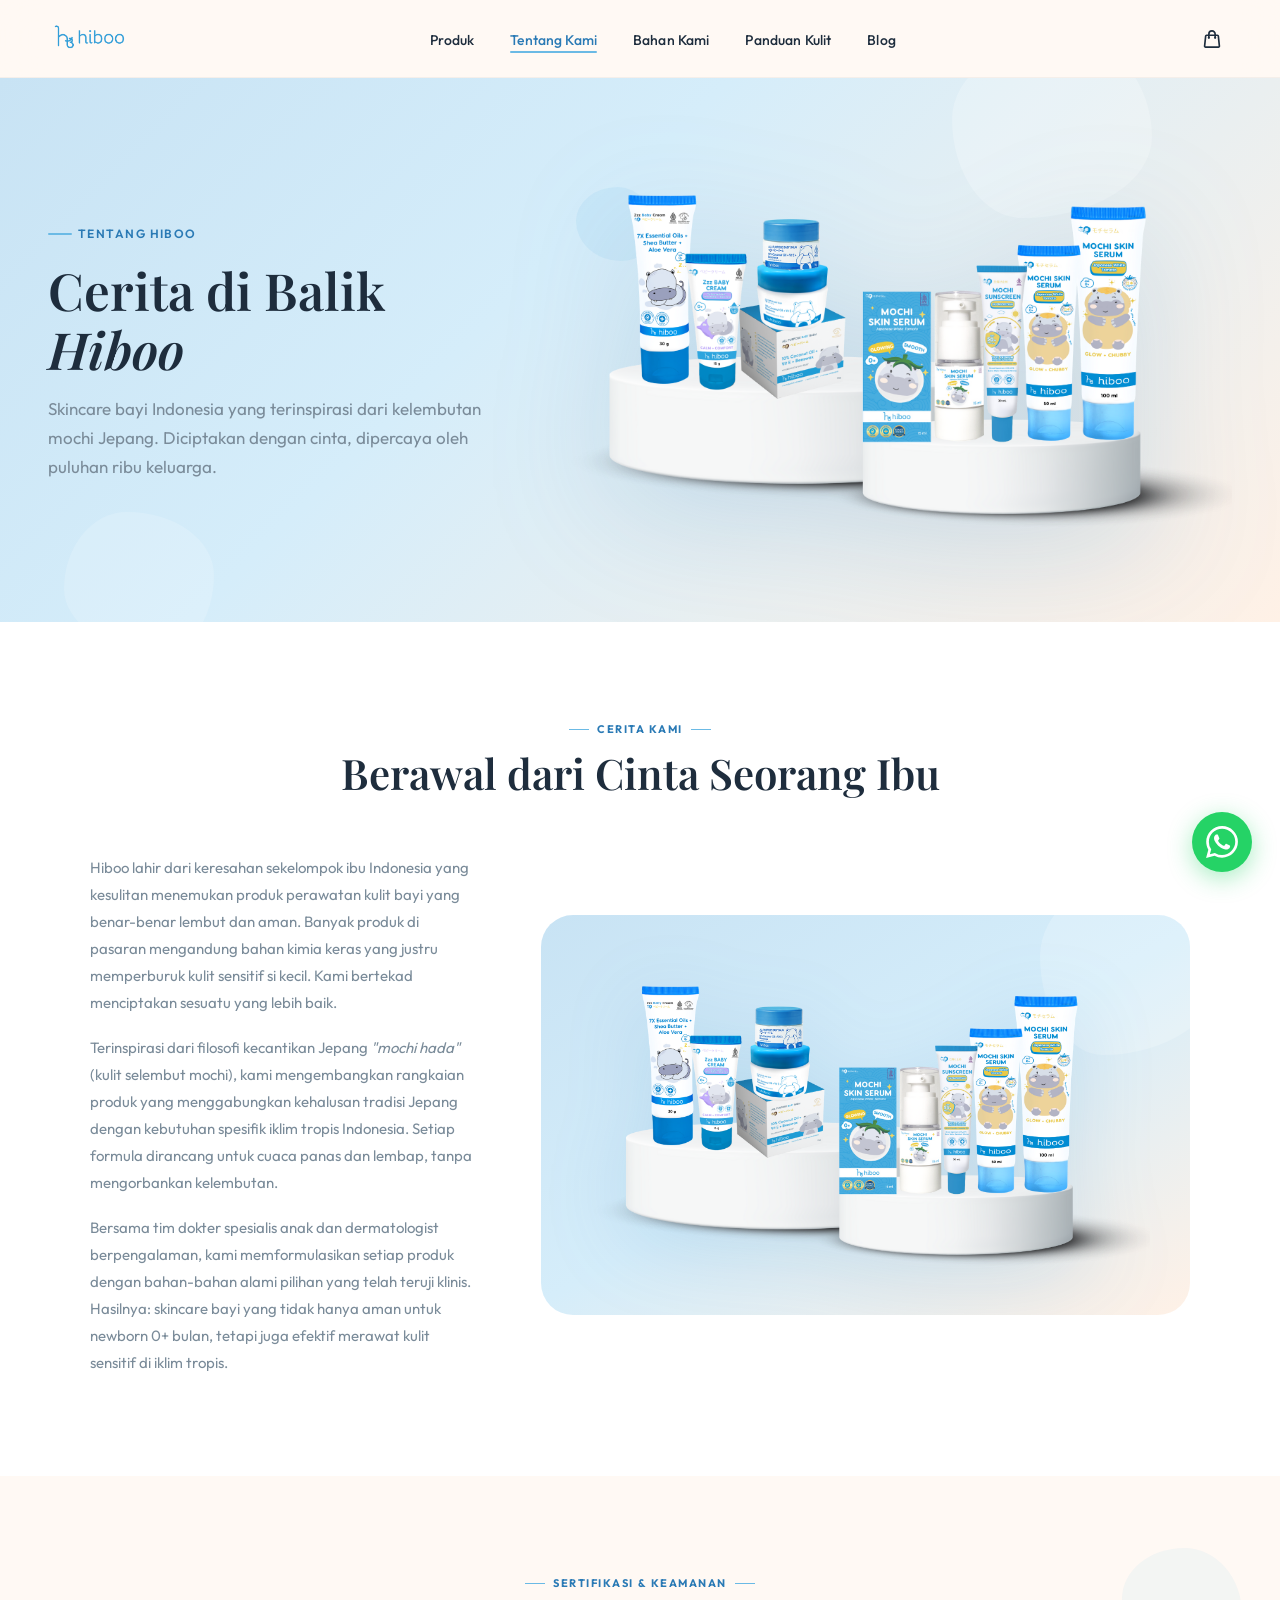
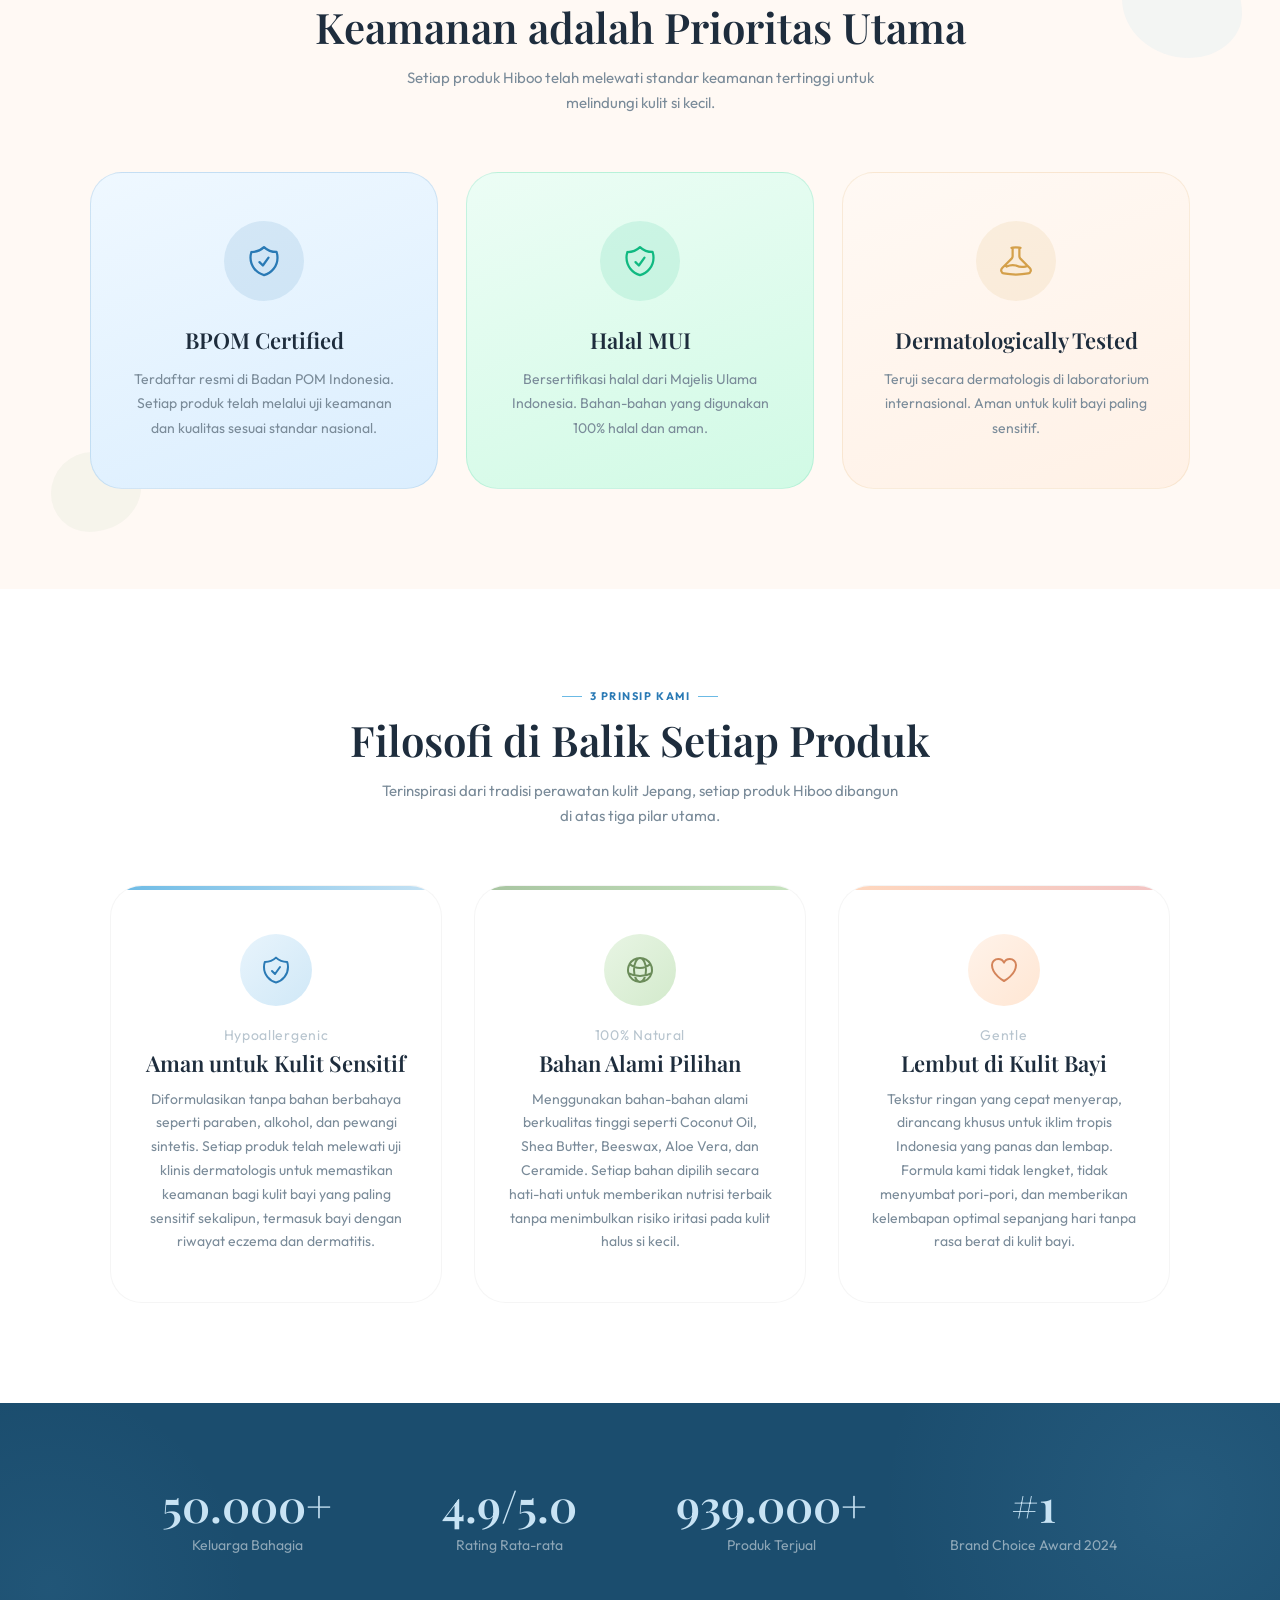
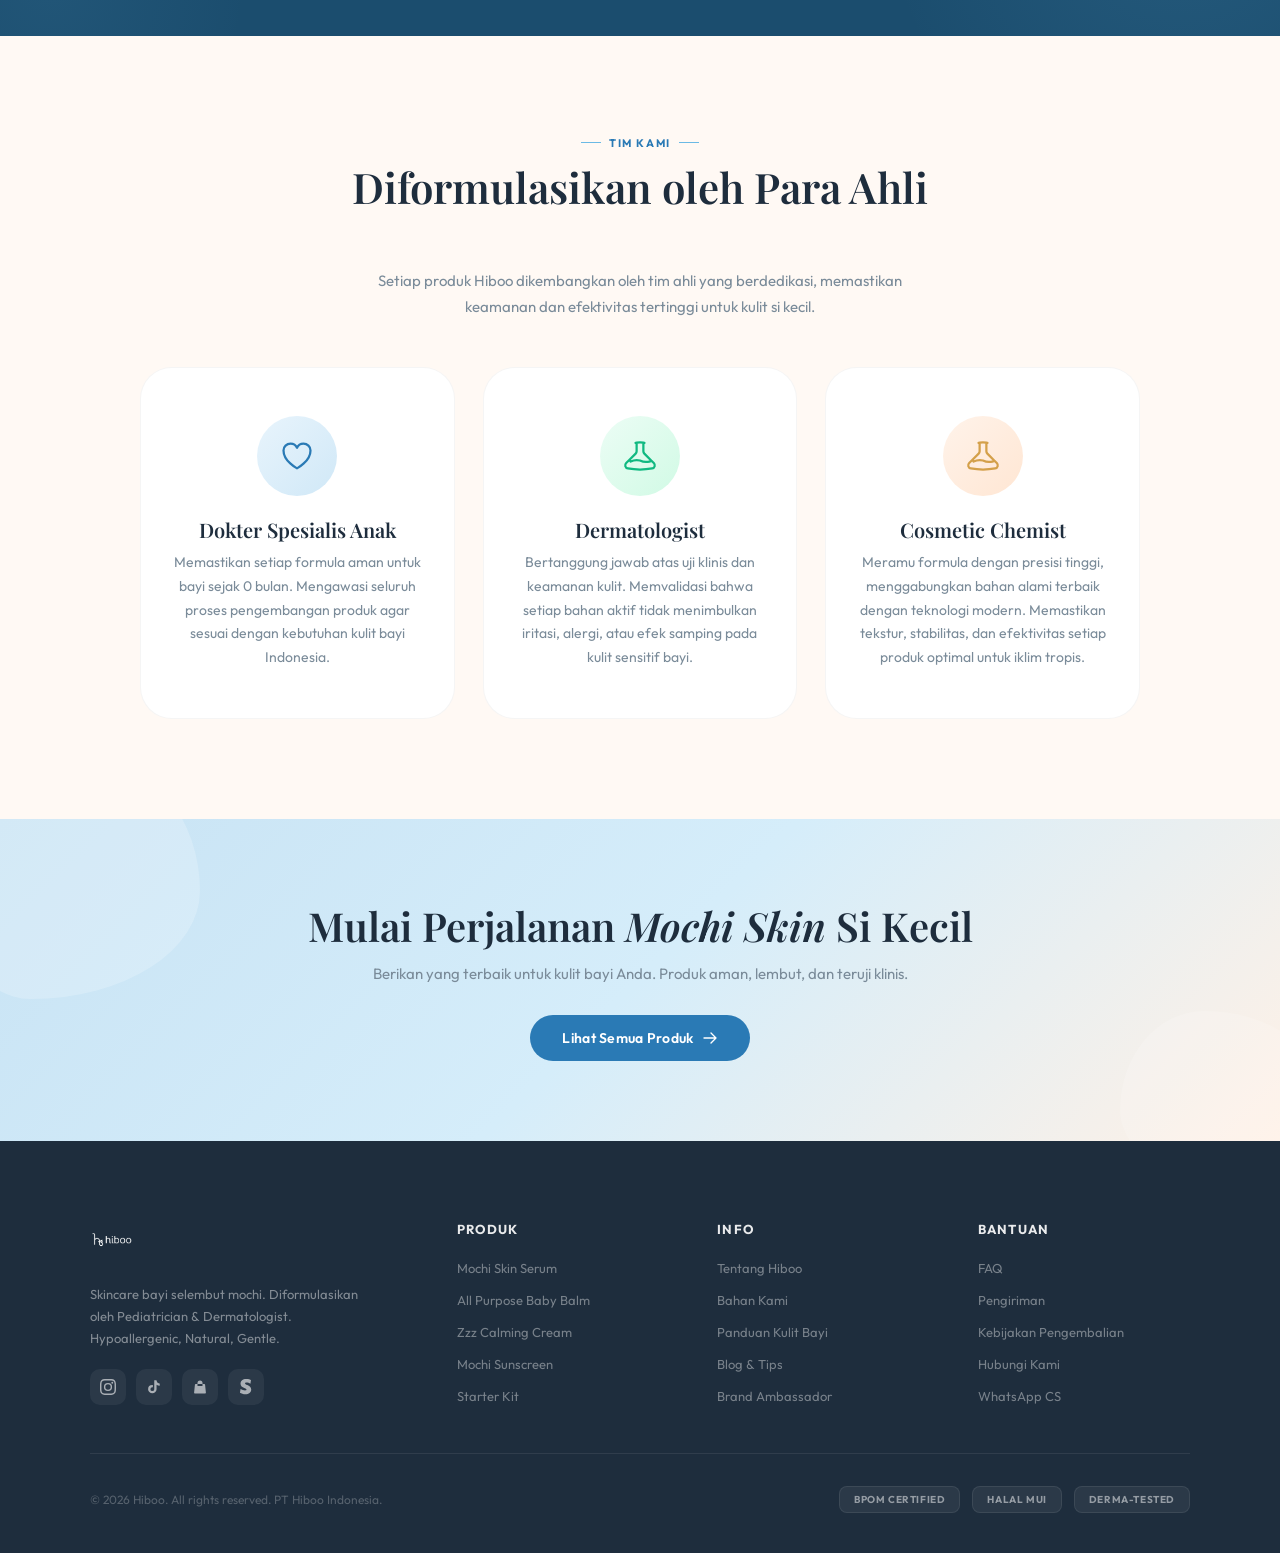
<file: html/tentang-kami.html>
<!DOCTYPE html>
<html lang="id">
<head>
<meta charset="UTF-8">
<meta name="viewport" content="width=device-width, initial-scale=1.0">

<!-- SEO Meta Tags - Indonesian Market -->
<title>Tentang Hiboo | Skincare Bayi #1 Indonesia | BPOM & Halal</title>
<meta name="description" content="Kenali cerita di balik Hiboo, skincare bayi Indonesia terinspirasi filosofi mochi Jepang. Diformulasikan oleh dokter anak & dermatologist. BPOM certified, Halal MUI, dermatologically tested.">
<meta name="keywords" content="tentang hiboo, skincare bayi Indonesia, BPOM baby skincare, halal baby care, mochi skin, perawatan kulit bayi, dokter anak, dermatologist, hypoallergenic baby skincare">
<meta name="author" content="PT Hiboo Indonesia">
<meta name="robots" content="index, follow">
<meta name="language" content="Indonesian">
<meta name="geo.region" content="ID">
<meta name="geo.country" content="ID">

<!-- Open Graph / Social -->
<meta property="og:type" content="website">
<meta property="og:title" content="Tentang Hiboo | Skincare Bayi #1 Indonesia">
<meta property="og:description" content="Cerita di balik Hiboo. Skincare bayi Indonesia terinspirasi filosofi mochi Jepang. BPOM certified, Halal MUI, Derma-Tested.">
<meta property="og:image" content="assets/images/products/all-products.png">
<meta property="og:url" content="https://hiboo.co.id/tentang-kami">
<meta property="og:locale" content="id_ID">
<meta property="og:site_name" content="Hiboo Baby Skincare">

<!-- Twitter Card -->
<meta name="twitter:card" content="summary_large_image">
<meta name="twitter:title" content="Tentang Hiboo | Skincare Bayi #1 Indonesia">
<meta name="twitter:description" content="Cerita di balik Hiboo. Skincare bayi terinspirasi filosofi mochi Jepang. BPOM, Halal MUI, Derma-Tested.">
<meta name="twitter:image" content="assets/images/products/all-products.png">

<!-- Canonical -->
<link rel="canonical" href="https://hiboo.co.id/tentang-kami">

<!-- Favicon -->
<link rel="icon" type="image/png" href="assets/images/logo/hiboo-logo-color.png">

<!-- Fonts -->
<link href="https://fonts.googleapis.com/css2?family=Outfit:wght@300;400;500;600;700&family=Playfair+Display:ital,wght@0,400;0,600;1,400;1,600&display=swap" rel="stylesheet">

<!-- Shared CSS -->
<link rel="stylesheet" href="assets/css/style.css?v=4">

<!-- JSON-LD Structured Data -->
<script type="application/ld+json">
{
  "@context": "https://schema.org",
  "@type": "AboutPage",
  "name": "Tentang Hiboo",
  "description": "Cerita di balik Hiboo, skincare bayi Indonesia terinspirasi filosofi mochi Jepang.",
  "mainEntity": {
    "@type": "Organization",
    "name": "Hiboo",
    "alternateName": "Hiboo Baby Skincare",
    "url": "https://hiboo.co.id",
    "logo": "https://hiboo.co.id/assets/images/logo/hiboo-logo-color.png",
    "description": "Skincare bayi Indonesia diformulasikan oleh dokter anak & dermatologist dengan 3 prinsip Jepang: Hypoallergenic, Natural, Gentle.",
    "foundingDate": "2023",
    "address": {
      "@type": "PostalAddress",
      "addressCountry": "ID"
    }
  }
}
</script>

<style>
/* ── ABOUT PAGE HERO ── */
.about-hero {
  background: linear-gradient(135deg, var(--hb-sky) 0%, #D5EDFA 40%, var(--hb-warm) 100%);
  padding: 80px 48px;
  position: relative;
  overflow: hidden;
  display: grid;
  grid-template-columns: 1fr 1fr;
  align-items: center;
  gap: 48px;
  min-height: 480px;
}

.about-hero-text {
  position: relative;
  z-index: 1;
}

.about-hero-tag {
  display: inline-flex;
  align-items: center;
  gap: 6px;
  font-size: 12px;
  font-weight: 600;
  text-transform: uppercase;
  letter-spacing: 0.12em;
  color: var(--hb-deep);
  margin-bottom: 20px;
  animation: fadeSlideUp 0.7s ease both;
}

.about-hero-tag::before {
  content: '';
  width: 24px; height: 2px;
  background: var(--hb-blue);
  border-radius: 2px;
}

.about-hero h1 {
  font-family: 'Playfair Display', serif;
  font-size: clamp(36px, 4vw, 52px);
  font-weight: 600;
  line-height: 1.15;
  color: var(--hb-text);
  margin-bottom: 16px;
  animation: fadeSlideUp 0.7s 0.1s ease both;
}

.about-hero-subtitle {
  font-size: 17px;
  line-height: 1.7;
  color: var(--hb-muted);
  max-width: 480px;
  animation: fadeSlideUp 0.7s 0.2s ease both;
}

.about-hero-image {
  position: relative;
  z-index: 1;
  text-align: center;
  animation: fadeSlideUp 0.7s 0.3s ease both;
}

.about-hero-image img {
  max-height: 380px;
  width: auto;
  filter: drop-shadow(0 30px 60px rgba(42,122,181,0.18));
  animation: floatUp 4s ease-in-out infinite;
}

/* Decorative mochi blobs for hero */
.about-hero .mochi-shape.mh-1 {
  width: 200px; height: 180px;
  background: rgba(255,255,255,0.22);
  border-radius: 58% 42% 65% 35% / 45% 55% 45% 55%;
  top: -40px; right: 10%;
  animation: morphBlob 10s ease-in-out infinite;
}

.about-hero .mochi-shape.mh-2 {
  width: 150px; height: 140px;
  background: rgba(255,255,255,0.16);
  border-radius: 42% 58% 35% 65% / 55% 45% 55% 45%;
  bottom: -30px; left: 5%;
  animation: morphBlob 12s 3s ease-in-out infinite reverse;
}

.about-hero .mochi-shape.mh-3 {
  width: 80px; height: 74px;
  background: rgba(107,186,229,0.12);
  border-radius: 52% 48% 44% 56% / 46% 60% 40% 54%;
  top: 20%; left: 45%;
  animation: mochiWobble 7s 1s ease-in-out infinite;
}

/* ── BRAND STORY SECTION ── */
.story-section {
  background: var(--hb-white);
}

.story-grid {
  display: grid;
  grid-template-columns: 1fr 1fr;
  gap: 64px;
  max-width: 1100px;
  margin: 0 auto;
  align-items: center;
}

.story-text h3 {
  font-family: 'Playfair Display', serif;
  font-size: clamp(24px, 3vw, 34px);
  font-weight: 600;
  color: var(--hb-text);
  margin-bottom: 24px;
  line-height: 1.25;
}

.story-text p {
  font-size: 15px;
  line-height: 1.8;
  color: var(--hb-muted);
  margin-bottom: 18px;
}

.story-text p:last-child {
  margin-bottom: 0;
}

.story-image {
  display: flex;
  align-items: center;
  justify-content: center;
}

.story-image-container {
  background: linear-gradient(150deg, var(--hb-sky) 0%, #D5EDFA 50%, var(--hb-warm) 100%);
  border-radius: var(--hb-radius-xl);
  padding: 40px;
  position: relative;
  overflow: hidden;
}

.story-image-container::before {
  content: '';
  position: absolute;
  width: 180px; height: 180px;
  border-radius: 58% 42% 65% 35% / 45% 55% 45% 55%;
  background: rgba(255,255,255,0.2);
  top: -40px; right: -30px;
  animation: morphBlob 8s ease-in-out infinite;
  pointer-events: none;
}

.story-image-container img {
  max-height: 320px;
  width: auto;
  filter: drop-shadow(0 20px 40px rgba(42,122,181,0.15));
  display: block;
  margin: 0 auto;
}

/* ── CERTIFICATIONS SECTION ── */
.cert-section {
  background: var(--hb-cream);
  position: relative;
  overflow: hidden;
}

.cert-grid {
  display: grid;
  grid-template-columns: repeat(3, 1fr);
  gap: 28px;
  max-width: 1100px;
  margin: 0 auto;
  position: relative;
  z-index: 1;
}

.cert-card {
  border-radius: var(--hb-radius-xl);
  padding: 48px 36px;
  text-align: center;
  border: 1px solid rgba(0,0,0,0.04);
  transition: all 0.4s ease;
  position: relative;
  overflow: hidden;
}

.cert-card:hover {
  transform: translateY(-6px);
  box-shadow: 0 20px 50px rgba(0,0,0,0.08);
}

.cert-card.cert-bpom-card {
  background: linear-gradient(160deg, #EFF8FF, #DBEEFE);
  border-color: rgba(42,122,181,0.15);
}

.cert-card.cert-halal-card {
  background: linear-gradient(160deg, #ECFDF5, #D1FAE5);
  border-color: rgba(16,185,129,0.15);
}

.cert-card.cert-derma-card {
  background: linear-gradient(160deg, #FFF9F4, #FFF1E6);
  border-color: rgba(212,160,74,0.15);
}

.cert-icon {
  width: 80px; height: 80px;
  border-radius: 50%;
  display: flex;
  align-items: center;
  justify-content: center;
  margin: 0 auto 24px;
}

.cert-bpom-card .cert-icon {
  background: rgba(42,122,181,0.12);
}

.cert-halal-card .cert-icon {
  background: rgba(16,185,129,0.12);
}

.cert-derma-card .cert-icon {
  background: rgba(212,160,74,0.12);
}

.cert-card h3 {
  font-family: 'Playfair Display', serif;
  font-size: 22px;
  font-weight: 600;
  margin-bottom: 12px;
  color: var(--hb-text);
}

.cert-card p {
  font-size: 14px;
  line-height: 1.75;
  color: var(--hb-muted);
}

/* Decorative mochi for cert section */
.cert-section .mochi-shape.cm-1 {
  width: 120px; height: 110px;
  background: rgba(107,186,229,0.08);
  border-radius: 52% 48% 44% 56% / 46% 60% 40% 54%;
  top: 10%; right: 3%;
  animation: mochiWobble 8s ease-in-out infinite;
}

.cert-section .mochi-shape.cm-2 {
  width: 90px; height: 80px;
  background: rgba(167,196,160,0.1);
  border-radius: 46% 54% 58% 42% / 52% 44% 56% 48%;
  bottom: 8%; left: 4%;
  animation: mochiWobble 7s 2s ease-in-out infinite;
}

/* ── PHILOSOPHY / WHY SECTION OVERRIDES ── */
.philosophy-section {
  background: var(--hb-white);
}

/* ── STATS SECTION ── */
.stats-section {
  background: var(--hb-navy);
  color: white;
  position: relative;
  overflow: hidden;
  padding: 80px 48px;
}

.stats-section::before {
  content: '';
  position: absolute;
  width: 600px; height: 600px;
  border-radius: 50%;
  background: radial-gradient(circle, rgba(107,186,229,0.12), transparent 70%);
  top: -200px; right: -200px;
}

.stats-section::after {
  content: '';
  position: absolute;
  width: 400px; height: 400px;
  border-radius: 50%;
  background: radial-gradient(circle, rgba(107,186,229,0.08), transparent 70%);
  bottom: -150px; left: -150px;
}

.stats-grid {
  display: grid;
  grid-template-columns: repeat(4, 1fr);
  gap: 48px;
  max-width: 1000px;
  margin: 0 auto;
  position: relative;
  z-index: 1;
}

.stat-item {
  text-align: center;
}

.stat-num {
  font-family: 'Playfair Display', serif;
  font-size: clamp(32px, 3.5vw, 46px);
  font-weight: 600;
  color: var(--hb-sky);
  line-height: 1;
  margin-bottom: 8px;
}

.stat-label {
  font-size: 14px;
  color: rgba(255,255,255,0.5);
  line-height: 1.4;
}

/* ── TEAM SECTION ── */
.team-section {
  background: var(--hb-cream);
}

.team-desc {
  font-size: 15px;
  color: var(--hb-muted);
  max-width: 560px;
  margin: 0 auto 48px;
  line-height: 1.7;
  text-align: center;
}

.team-grid {
  display: grid;
  grid-template-columns: repeat(3, 1fr);
  gap: 28px;
  max-width: 1000px;
  margin: 0 auto;
}

.team-card {
  text-align: center;
  padding: 48px 32px;
  border-radius: var(--hb-radius-xl);
  background: var(--hb-white);
  border: 1px solid rgba(0,0,0,0.04);
  transition: all 0.4s ease;
}

.team-card:hover {
  transform: translateY(-4px);
  box-shadow: 0 20px 50px rgba(0,0,0,0.05);
}

.team-icon {
  width: 80px; height: 80px;
  border-radius: 50%;
  display: flex;
  align-items: center;
  justify-content: center;
  margin: 0 auto 20px;
}

.team-card:nth-child(1) .team-icon {
  background: linear-gradient(135deg, #E8F4FC, #D0E8F7);
}

.team-card:nth-child(2) .team-icon {
  background: linear-gradient(135deg, #ECFDF5, #D1FAE5);
}

.team-card:nth-child(3) .team-icon {
  background: linear-gradient(135deg, #FFF3EA, #FFE6D3);
}

.team-card h3 {
  font-family: 'Playfair Display', serif;
  font-size: 20px;
  font-weight: 600;
  margin-bottom: 8px;
  color: var(--hb-text);
}

.team-card p {
  font-size: 14px;
  line-height: 1.7;
  color: var(--hb-muted);
}

/* ── NAV ACTIVE STATE ── */
.nav-links a.active {
  color: var(--hb-deep);
}

.nav-links a.active::after {
  width: 100%;
}

/* ── RESPONSIVE ── */
@media (max-width: 1024px) {
  .about-hero {
    grid-template-columns: 1fr;
    padding: 60px 24px;
    text-align: center;
  }
  .about-hero-subtitle { margin: 0 auto; }
  .about-hero-image img { max-height: 280px; }
  .story-grid { grid-template-columns: 1fr; gap: 40px; }
  .story-image { order: -1; }
  .cert-grid { grid-template-columns: 1fr; max-width: 440px; }
  .stats-grid { grid-template-columns: repeat(2, 1fr); gap: 36px; }
  .stats-section { padding: 60px 24px; }
  .team-grid { grid-template-columns: 1fr; max-width: 400px; }
}

@media (max-width: 640px) {
  .about-hero { padding: 40px 24px; min-height: auto; }
  .about-hero h1 { font-size: 32px; }
  .about-hero-image img { max-height: 220px; }
  .stats-grid { grid-template-columns: 1fr 1fr; gap: 28px; }
  .stats-section { padding: 48px 24px; }
}
</style>
</head>
<body>

<!-- ANNOUNCEMENT BAR -->

<!-- NAV -->
<nav>
  <a href="index.html" class="nav-logo">
    <img src="assets/images/logo/hiboo-logo-color.png" alt="Hiboo Baby Skincare" width="160" height="52">
  </a>
  <ul class="nav-links">
    <li><a href="produk.html">Produk</a></li>
    <li><a href="tentang-kami.html" class="active">Tentang Kami</a></li>
    <li><a href="bahan-kami.html">Bahan Kami</a></li>
    <li><a href="panduan-kulit.html">Panduan Kulit</a></li>
    <li><a href="blog.html">Blog</a></li>
  </ul>
  <div class="nav-right">
    <a href="https://shopee.co.id/hiboobaby" target="_blank" rel="noopener" class="nav-icon cart-btn" title="Shopee Store" aria-label="Beli di Shopee">
      <svg xmlns="http://www.w3.org/2000/svg" fill="none" viewBox="0 0 24 24" stroke-width="2" stroke="currentColor"><path stroke-linecap="round" stroke-linejoin="round" d="M15.75 10.5V6a3.75 3.75 0 1 0-7.5 0v4.5m11.356-1.993 1.263 12c.07.665-.45 1.243-1.119 1.243H4.25a1.125 1.125 0 0 1-1.12-1.243l1.264-12A1.125 1.125 0 0 1 5.513 7.5h12.974c.576 0 1.059.435 1.119 1.007ZM8.625 10.5a.375.375 0 1 1-.75 0 .375.375 0 0 1 .75 0Zm7.5 0a.375.375 0 1 1-.75 0 .375.375 0 0 1 .75 0Z"/></svg>
    </a>
    <button class="mobile-menu-btn" aria-label="Menu">
      <span></span><span></span><span></span>
    </button>
  </div>
</nav>

<!-- ════════════════════════════════════════ -->
<!-- SECTION 1: HERO BANNER                  -->
<!-- ════════════════════════════════════════ -->
<section class="about-hero">
  <!-- Decorative mochi blobs -->
  <div class="mochi-shape mh-1"></div>
  <div class="mochi-shape mh-2"></div>
  <div class="mochi-shape mh-3"></div>

  <div class="about-hero-text">
    <div class="about-hero-tag">Tentang Hiboo</div>
    <h1>Cerita di Balik <em>Hiboo</em></h1>
    <p class="about-hero-subtitle">Skincare bayi Indonesia yang terinspirasi dari kelembutan mochi Jepang. Diciptakan dengan cinta, dipercaya oleh puluhan ribu keluarga.</p>
  </div>
  <div class="about-hero-image">
    <img src="assets/images/products/all-products.png" alt="Koleksi produk Hiboo Baby Skincare" loading="eager">
  </div>
</section>

<!-- ════════════════════════════════════════ -->
<!-- SECTION 2: BRAND STORY                  -->
<!-- ════════════════════════════════════════ -->
<section class="story-section section-pad">
  <div class="section-header">
    <div class="sh-tag">Cerita Kami</div>
    <h2>Berawal dari Cinta Seorang Ibu</h2>
  </div>
  <div class="story-grid">
    <div class="story-text">
      <p>Hiboo lahir dari keresahan sekelompok ibu Indonesia yang kesulitan menemukan produk perawatan kulit bayi yang benar-benar lembut dan aman. Banyak produk di pasaran mengandung bahan kimia keras yang justru memperburuk kulit sensitif si kecil. Kami bertekad menciptakan sesuatu yang lebih baik.</p>
      <p>Terinspirasi dari filosofi kecantikan Jepang <em>"mochi hada"</em> (kulit selembut mochi), kami mengembangkan rangkaian produk yang menggabungkan kehalusan tradisi Jepang dengan kebutuhan spesifik iklim tropis Indonesia. Setiap formula dirancang untuk cuaca panas dan lembap, tanpa mengorbankan kelembutan.</p>
      <p>Bersama tim dokter spesialis anak dan dermatologist berpengalaman, kami memformulasikan setiap produk dengan bahan-bahan alami pilihan yang telah teruji klinis. Hasilnya: skincare bayi yang tidak hanya aman untuk newborn 0+ bulan, tetapi juga efektif merawat kulit sensitif di iklim tropis.</p>
    </div>
    <div class="story-image">
      <div class="story-image-container">
        <img src="assets/images/products/all-products.png" alt="Rangkaian produk Hiboo" loading="lazy">
      </div>
    </div>
  </div>
</section>

<!-- ════════════════════════════════════════ -->
<!-- SECTION 3: CERTIFICATIONS               -->
<!-- ════════════════════════════════════════ -->
<section class="cert-section section-pad">
  <!-- Decorative mochi shapes -->
  <div class="mochi-shape cm-1"></div>
  <div class="mochi-shape cm-2"></div>

  <div class="section-header">
    <div class="sh-tag">Sertifikasi & Keamanan</div>
    <h2>Keamanan adalah Prioritas Utama</h2>
    <p>Setiap produk Hiboo telah melewati standar keamanan tertinggi untuk melindungi kulit si kecil.</p>
  </div>
  <div class="cert-grid">
    <!-- BPOM -->
    <div class="cert-card cert-bpom-card">
      <div class="cert-icon">
        <svg xmlns="http://www.w3.org/2000/svg" width="36" height="36" fill="none" viewBox="0 0 24 24" stroke-width="1.5" stroke="#2A7AB5"><path stroke-linecap="round" stroke-linejoin="round" d="M9 12.75 11.25 15 15 9.75m-3-7.036A11.959 11.959 0 0 1 3.598 6 11.99 11.99 0 0 0 3 9.749c0 5.592 3.824 10.29 9 11.623 5.176-1.332 9-6.03 9-11.622 0-1.31-.21-2.571-.598-3.751h-.152c-3.196 0-6.1-1.248-8.25-3.285Z"/></svg>
      </div>
      <h3>BPOM Certified</h3>
      <p>Terdaftar resmi di Badan POM Indonesia. Setiap produk telah melalui uji keamanan dan kualitas sesuai standar nasional.</p>
    </div>
    <!-- Halal MUI -->
    <div class="cert-card cert-halal-card">
      <div class="cert-icon">
        <svg xmlns="http://www.w3.org/2000/svg" width="36" height="36" fill="none" viewBox="0 0 24 24" stroke-width="1.5" stroke="#10B981"><path stroke-linecap="round" stroke-linejoin="round" d="M9 12.75 11.25 15 15 9.75m-3-7.036A11.959 11.959 0 0 1 3.598 6 11.99 11.99 0 0 0 3 9.749c0 5.592 3.824 10.29 9 11.623 5.176-1.332 9-6.03 9-11.622 0-1.31-.21-2.571-.598-3.751h-.152c-3.196 0-6.1-1.248-8.25-3.285Z"/></svg>
      </div>
      <h3>Halal MUI</h3>
      <p>Bersertifikasi halal dari Majelis Ulama Indonesia. Bahan-bahan yang digunakan 100% halal dan aman.</p>
    </div>
    <!-- Dermatologically Tested -->
    <div class="cert-card cert-derma-card">
      <div class="cert-icon">
        <svg xmlns="http://www.w3.org/2000/svg" width="36" height="36" fill="none" viewBox="0 0 24 24" stroke-width="1.5" stroke="#D4A04A"><path stroke-linecap="round" stroke-linejoin="round" d="M9.75 3.104v5.714a2.25 2.25 0 0 1-.659 1.591L5 14.5M9.75 3.104c-.251.023-.501.05-.75.082m.75-.082a24.301 24.301 0 0 1 4.5 0m0 0v5.714c0 .597.237 1.17.659 1.591L19.8 15.3M14.25 3.104c.251.023.501.05.75.082M19.8 15.3l-1.57.393A9.065 9.065 0 0 1 12 15a9.065 9.065 0 0 0-6.23.693L5 14.5m14.8.8 1.402 1.402c1.232 1.232.65 3.318-1.067 3.611A48.309 48.309 0 0 1 12 21c-2.773 0-5.491-.235-8.135-.687-1.718-.293-2.3-2.379-1.067-3.61L5 14.5"/></svg>
      </div>
      <h3>Dermatologically Tested</h3>
      <p>Teruji secara dermatologis di laboratorium internasional. Aman untuk kulit bayi paling sensitif.</p>
    </div>
  </div>
</section>

<!-- ════════════════════════════════════════ -->
<!-- SECTION 4: PHILOSOPHY / 3 PRINSIP       -->
<!-- ════════════════════════════════════════ -->
<section class="philosophy-section section-pad">
  <div class="section-header">
    <div class="sh-tag">3 Prinsip Kami</div>
    <h2>Filosofi di Balik Setiap Produk</h2>
    <p>Terinspirasi dari tradisi perawatan kulit Jepang, setiap produk Hiboo dibangun di atas tiga pilar utama.</p>
  </div>
  <div class="why-grid">
    <div class="why-card">
      <div class="why-icon">
        <svg xmlns="http://www.w3.org/2000/svg" width="32" height="32" fill="none" viewBox="0 0 24 24" stroke-width="1.5" stroke="#2A7AB5"><path stroke-linecap="round" stroke-linejoin="round" d="M9 12.75 11.25 15 15 9.75m-3-7.036A11.959 11.959 0 0 1 3.598 6 11.99 11.99 0 0 0 3 9.749c0 5.592 3.824 10.29 9 11.623 5.176-1.332 9-6.03 9-11.622 0-1.31-.21-2.571-.598-3.751h-.152c-3.196 0-6.1-1.248-8.25-3.285Z"/></svg>
      </div>
      <div class="why-jp">Hypoallergenic</div>
      <h3>Aman untuk Kulit Sensitif</h3>
      <p>Diformulasikan tanpa bahan berbahaya seperti paraben, alkohol, dan pewangi sintetis. Setiap produk telah melewati uji klinis dermatologis untuk memastikan keamanan bagi kulit bayi yang paling sensitif sekalipun, termasuk bayi dengan riwayat eczema dan dermatitis.</p>
    </div>
    <div class="why-card">
      <div class="why-icon">
        <svg xmlns="http://www.w3.org/2000/svg" width="32" height="32" fill="none" viewBox="0 0 24 24" stroke-width="1.5" stroke="#6B8C5A"><path stroke-linecap="round" stroke-linejoin="round" d="M12 21a9.004 9.004 0 0 0 8.716-6.747M12 21a9.004 9.004 0 0 1-8.716-6.747M12 21c2.485 0 4.5-4.03 4.5-9S14.485 3 12 3m0 18c-2.485 0-4.5-4.03-4.5-9S9.515 3 12 3m0 0a8.997 8.997 0 0 1 7.843 4.582M12 3a8.997 8.997 0 0 0-7.843 4.582m15.686 0A11.953 11.953 0 0 1 12 10.5c-2.998 0-5.74-1.1-7.843-2.918m15.686 0A8.959 8.959 0 0 1 21 12c0 .778-.099 1.533-.284 2.253m0 0A17.919 17.919 0 0 1 12 16.5a17.92 17.92 0 0 1-8.716-2.247m0 0A8.966 8.966 0 0 1 3 12c0-1.264.26-2.467.73-3.563"/></svg>
      </div>
      <div class="why-jp">100% Natural</div>
      <h3>Bahan Alami Pilihan</h3>
      <p>Menggunakan bahan-bahan alami berkualitas tinggi seperti Coconut Oil, Shea Butter, Beeswax, Aloe Vera, dan Ceramide. Setiap bahan dipilih secara hati-hati untuk memberikan nutrisi terbaik tanpa menimbulkan risiko iritasi pada kulit halus si kecil.</p>
    </div>
    <div class="why-card">
      <div class="why-icon">
        <svg xmlns="http://www.w3.org/2000/svg" width="32" height="32" fill="none" viewBox="0 0 24 24" stroke-width="1.5" stroke="#D4845A"><path stroke-linecap="round" stroke-linejoin="round" d="M21 8.25c0-2.485-2.099-4.5-4.688-4.5-1.935 0-3.597 1.126-4.312 2.733-.715-1.607-2.377-2.733-4.313-2.733C5.1 3.75 3 5.765 3 8.25c0 7.22 9 12 9 12s9-4.78 9-12Z"/></svg>
      </div>
      <div class="why-jp">Gentle</div>
      <h3>Lembut di Kulit Bayi</h3>
      <p>Tekstur ringan yang cepat menyerap, dirancang khusus untuk iklim tropis Indonesia yang panas dan lembap. Formula kami tidak lengket, tidak menyumbat pori-pori, dan memberikan kelembapan optimal sepanjang hari tanpa rasa berat di kulit bayi.</p>
    </div>
  </div>
</section>

<!-- ════════════════════════════════════════ -->
<!-- SECTION 5: STATS / NUMBERS              -->
<!-- ════════════════════════════════════════ -->
<section class="stats-section">
  <div class="stats-grid">
    <div class="stat-item">
      <div class="stat-num">50.000+</div>
      <div class="stat-label">Keluarga Bahagia</div>
    </div>
    <div class="stat-item">
      <div class="stat-num">4.9/5.0</div>
      <div class="stat-label">Rating Rata-rata</div>
    </div>
    <div class="stat-item">
      <div class="stat-num">939.000+</div>
      <div class="stat-label">Produk Terjual</div>
    </div>
    <div class="stat-item">
      <div class="stat-num">#1</div>
      <div class="stat-label">Brand Choice Award 2024</div>
    </div>
  </div>
</section>

<!-- ════════════════════════════════════════ -->
<!-- SECTION 6: TEAM                         -->
<!-- ════════════════════════════════════════ -->
<section class="team-section section-pad">
  <div class="section-header">
    <div class="sh-tag">Tim Kami</div>
    <h2>Diformulasikan oleh Para Ahli</h2>
  </div>
  <p class="team-desc">Setiap produk Hiboo dikembangkan oleh tim ahli yang berdedikasi, memastikan keamanan dan efektivitas tertinggi untuk kulit si kecil.</p>
  <div class="team-grid">
    <div class="team-card">
      <div class="team-icon">
        <svg xmlns="http://www.w3.org/2000/svg" width="36" height="36" fill="none" viewBox="0 0 24 24" stroke-width="1.5" stroke="#2A7AB5"><path stroke-linecap="round" stroke-linejoin="round" d="M21 8.25c0-2.485-2.099-4.5-4.688-4.5-1.935 0-3.597 1.126-4.312 2.733-.715-1.607-2.377-2.733-4.313-2.733C5.1 3.75 3 5.765 3 8.25c0 7.22 9 12 9 12s9-4.78 9-12Z"/></svg>
      </div>
      <h3>Dokter Spesialis Anak</h3>
      <p>Memastikan setiap formula aman untuk bayi sejak 0 bulan. Mengawasi seluruh proses pengembangan produk agar sesuai dengan kebutuhan kulit bayi Indonesia.</p>
    </div>
    <div class="team-card">
      <div class="team-icon">
        <svg xmlns="http://www.w3.org/2000/svg" width="36" height="36" fill="none" viewBox="0 0 24 24" stroke-width="1.5" stroke="#10B981"><path stroke-linecap="round" stroke-linejoin="round" d="M9.75 3.104v5.714a2.25 2.25 0 0 1-.659 1.591L5 14.5M9.75 3.104c-.251.023-.501.05-.75.082m.75-.082a24.301 24.301 0 0 1 4.5 0m0 0v5.714c0 .597.237 1.17.659 1.591L19.8 15.3M14.25 3.104c.251.023.501.05.75.082M19.8 15.3l-1.57.393A9.065 9.065 0 0 1 12 15a9.065 9.065 0 0 0-6.23.693L5 14.5m14.8.8 1.402 1.402c1.232 1.232.65 3.318-1.067 3.611A48.309 48.309 0 0 1 12 21c-2.773 0-5.491-.235-8.135-.687-1.718-.293-2.3-2.379-1.067-3.61L5 14.5"/></svg>
      </div>
      <h3>Dermatologist</h3>
      <p>Bertanggung jawab atas uji klinis dan keamanan kulit. Memvalidasi bahwa setiap bahan aktif tidak menimbulkan iritasi, alergi, atau efek samping pada kulit sensitif bayi.</p>
    </div>
    <div class="team-card">
      <div class="team-icon">
        <svg xmlns="http://www.w3.org/2000/svg" width="36" height="36" fill="none" viewBox="0 0 24 24" stroke-width="1.5" stroke="#D4A04A"><path stroke-linecap="round" stroke-linejoin="round" d="M9.75 3.104v5.714a2.25 2.25 0 0 1-.659 1.591L5 14.5M9.75 3.104c-.251.023-.501.05-.75.082m.75-.082a24.301 24.301 0 0 1 4.5 0m0 0v5.714c0 .597.237 1.17.659 1.591L19.8 15.3M14.25 3.104c.251.023.501.05.75.082M19.8 15.3l-1.57.393A9.065 9.065 0 0 1 12 15a9.065 9.065 0 0 0-6.23.693L5 14.5m14.8.8 1.402 1.402c1.232 1.232.65 3.318-1.067 3.611A48.309 48.309 0 0 1 12 21c-2.773 0-5.491-.235-8.135-.687-1.718-.293-2.3-2.379-1.067-3.61L5 14.5"/></svg>
      </div>
      <h3>Cosmetic Chemist</h3>
      <p>Meramu formula dengan presisi tinggi, menggabungkan bahan alami terbaik dengan teknologi modern. Memastikan tekstur, stabilitas, dan efektivitas setiap produk optimal untuk iklim tropis.</p>
    </div>
  </div>
</section>

<!-- ════════════════════════════════════════ -->
<!-- SECTION 7: CTA BANNER                   -->
<!-- ════════════════════════════════════════ -->
<section class="cta-banner">
  <h2>Mulai Perjalanan <em>Mochi Skin</em> Si Kecil</h2>
  <p>Berikan yang terbaik untuk kulit bayi Anda. Produk aman, lembut, dan teruji klinis.</p>
  <a href="produk.html" class="btn-primary">
    Lihat Semua Produk
    <svg xmlns="http://www.w3.org/2000/svg" width="16" height="16" fill="none" viewBox="0 0 24 24" stroke-width="2" stroke="currentColor"><path stroke-linecap="round" stroke-linejoin="round" d="M13.5 4.5 21 12m0 0-7.5 7.5M21 12H3"/></svg>
  </a>
</section>

<!-- WHATSAPP FLOATING BUTTON -->
<div class="wa-float">
  <span class="wa-float-label">Chat dengan Kami</span>
  <a href="https://wa.me/6281234567890?text=Halo%20Hiboo%2C%20saya%20ingin%20bertanya%20tentang%20produk%20skincare%20bayi" target="_blank" rel="noopener" class="wa-float-btn" aria-label="Chat WhatsApp Hiboo">
    <svg viewBox="0 0 24 24" xmlns="http://www.w3.org/2000/svg"><path d="M17.472 14.382c-.297-.149-1.758-.867-2.03-.967-.273-.099-.471-.148-.67.15-.197.297-.767.966-.94 1.164-.173.199-.347.223-.644.075-.297-.15-1.255-.463-2.39-1.475-.883-.788-1.48-1.761-1.653-2.059-.173-.297-.018-.458.13-.606.134-.133.298-.347.446-.52.149-.174.198-.298.298-.497.099-.198.05-.371-.025-.52-.075-.149-.669-1.612-.916-2.207-.242-.579-.487-.5-.669-.51-.173-.008-.371-.01-.57-.01-.198 0-.52.074-.792.372-.272.297-1.04 1.016-1.04 2.479 0 1.462 1.065 2.875 1.213 3.074.149.198 2.096 3.2 5.077 4.487.709.306 1.262.489 1.694.625.712.227 1.36.195 1.871.118.571-.085 1.758-.719 2.006-1.413.248-.694.248-1.289.173-1.413-.074-.124-.272-.198-.57-.347m-5.421 7.403h-.004a9.87 9.87 0 0 1-5.031-1.378l-.361-.214-3.741.982.998-3.648-.235-.374a9.86 9.86 0 0 1-1.51-5.26c.001-5.45 4.436-9.884 9.888-9.884 2.64 0 5.122 1.03 6.988 2.898a9.825 9.825 0 0 1 2.893 6.994c-.003 5.45-4.437 9.884-9.885 9.884m8.413-18.297A11.815 11.815 0 0 0 12.05 0C5.495 0 .16 5.335.157 11.892c0 2.096.547 4.142 1.588 5.945L.057 24l6.305-1.654a11.882 11.882 0 0 0 5.683 1.448h.005c6.554 0 11.89-5.335 11.893-11.893a11.821 11.821 0 0 0-3.48-8.413Z"/></svg>
  </a>
</div>

<!-- FOOTER -->
<footer class="site-footer">
  <div class="footer-grid">
    <div class="footer-brand">
      <div class="fb-logo">
        <img src="assets/images/logo/hiboo-logo-white.png" alt="Hiboo" width="130" height="44" loading="lazy">
      </div>
      <p>Skincare bayi selembut mochi. Diformulasikan oleh Pediatrician & Dermatologist. Hypoallergenic, Natural, Gentle.</p>
      <div class="footer-socials">
        <a href="https://www.instagram.com/hiboo.baby/" class="footer-social" title="Instagram" rel="noopener" target="_blank">
          <svg xmlns="http://www.w3.org/2000/svg" width="16" height="16" viewBox="0 0 24 24" fill="currentColor"><path d="M12 2.163c3.204 0 3.584.012 4.85.07 3.252.148 4.771 1.691 4.919 4.919.058 1.265.069 1.645.069 4.849 0 3.205-.012 3.584-.069 4.849-.149 3.225-1.664 4.771-4.919 4.919-1.266.058-1.644.07-4.85.07-3.204 0-3.584-.012-4.849-.07-3.26-.149-4.771-1.699-4.919-4.92-.058-1.265-.07-1.644-.07-4.849 0-3.204.013-3.583.07-4.849.149-3.227 1.664-4.771 4.919-4.919 1.266-.057 1.645-.069 4.849-.069ZM12 0C8.741 0 8.333.014 7.053.072 2.695.272.273 2.69.073 7.052.014 8.333 0 8.741 0 12c0 3.259.014 3.668.072 4.948.2 4.358 2.618 6.78 6.98 6.98C8.333 23.986 8.741 24 12 24c3.259 0 3.668-.014 4.948-.072 4.354-.2 6.782-2.618 6.979-6.98.059-1.28.073-1.689.073-4.948 0-3.259-.014-3.667-.072-4.947-.196-4.354-2.617-6.78-6.979-6.98C15.668.014 15.259 0 12 0Zm0 5.838a6.162 6.162 0 1 0 0 12.324 6.162 6.162 0 0 0 0-12.324ZM12 16a4 4 0 1 1 0-8 4 4 0 0 1 0 8Zm6.406-11.845a1.44 1.44 0 1 0 0 2.881 1.44 1.44 0 0 0 0-2.881Z"/></svg>
        </a>
        <a href="https://www.tiktok.com/@hiboo.baby" target="_blank" class="footer-social" title="TikTok" rel="noopener">
          <svg xmlns="http://www.w3.org/2000/svg" width="16" height="16" viewBox="0 0 24 24" fill="currentColor"><path d="M19.59 6.69a4.83 4.83 0 0 1-3.77-4.25V2h-3.45v13.67a2.89 2.89 0 0 1-2.88 2.5 2.89 2.89 0 0 1-2.89-2.89 2.89 2.89 0 0 1 2.89-2.89c.28 0 .54.04.79.1v-3.5a6.37 6.37 0 0 0-.79-.05A6.34 6.34 0 0 0 3.15 15.2a6.34 6.34 0 0 0 6.34 6.34 6.34 6.34 0 0 0 6.34-6.34V8.73a8.19 8.19 0 0 0 4.77 1.52V6.8a4.84 4.84 0 0 1-1.01-.11Z"/></svg>
        </a>
        <a href="https://shopee.co.id/hiboobaby" target="_blank" class="footer-social" title="Shopee" rel="noopener">
          <svg xmlns="http://www.w3.org/2000/svg" width="16" height="16" viewBox="0 0 24 24" fill="currentColor"><path d="M15.75 10.5V6a3.75 3.75 0 1 0-7.5 0v4.5m11.356-1.993 1.263 12c.07.665-.45 1.243-1.119 1.243H4.25a1.125 1.125 0 0 1-1.12-1.243l1.264-12A1.125 1.125 0 0 1 5.513 7.5h12.974c.576 0 1.059.435 1.119 1.007Z"/></svg>
        </a>
        <a href="#" class="footer-social" title="Tokopedia" rel="noopener">
          <svg xmlns="http://www.w3.org/2000/svg" width="16" height="16" viewBox="0 0 24 24" fill="currentColor"><path d="M13.976 9.15c-2.172-.806-3.356-1.426-3.356-2.409 0-.831.683-1.305 1.901-1.305 2.227 0 4.515.858 6.09 1.631l.89-5.494C18.252.975 15.697 0 12.165 0 9.667 0 7.589.654 6.104 1.872 4.56 3.147 3.757 4.918 3.757 7.039c0 3.478 2.578 5.132 5.75 6.313 2.164.831 3.214 1.517 3.214 2.507 0 .832-.71 1.397-2.07 1.397-1.894 0-4.886-.948-6.83-2.206L2.93 20.639C4.978 21.977 8.025 23 11.02 23c2.614 0 4.752-.632 6.29-1.819 1.653-1.273 2.515-3.073 2.515-5.347 0-3.594-2.61-5.208-5.849-6.684Z"/></svg>
        </a>
      </div>
    </div>
    <div class="footer-col">
      <h4>Produk</h4>
      <ul>
        <li><a href="#">Mochi Skin Serum</a></li>
        <li><a href="#">All Purpose Baby Balm</a></li>
        <li><a href="#">Zzz Calming Cream</a></li>
        <li><a href="#">Mochi Sunscreen</a></li>
        <li><a href="#">Starter Kit</a></li>
      </ul>
    </div>
    <div class="footer-col">
      <h4>Info</h4>
      <ul>
        <li><a href="tentang-kami.html">Tentang Hiboo</a></li>
        <li><a href="bahan-kami.html">Bahan Kami</a></li>
        <li><a href="#">Panduan Kulit Bayi</a></li>
        <li><a href="#">Blog & Tips</a></li>
        <li><a href="#">Brand Ambassador</a></li>
      </ul>
    </div>
    <div class="footer-col">
      <h4>Bantuan</h4>
      <ul>
        <li><a href="#">FAQ</a></li>
        <li><a href="#">Pengiriman</a></li>
        <li><a href="#">Kebijakan Pengembalian</a></li>
        <li><a href="#">Hubungi Kami</a></li>
        <li><a href="#">WhatsApp CS</a></li>
      </ul>
    </div>
  </div>
  <div class="footer-bottom">
    <p>&copy; 2026 Hiboo. All rights reserved. PT Hiboo Indonesia.</p>
    <div class="footer-badges">
      <span class="footer-badge">BPOM Certified</span>
      <span class="footer-badge">Halal MUI</span>
      <span class="footer-badge">Derma-Tested</span>
    </div>
  </div>
</footer>

<script>
/* ── Scroll animations ── */
const observer = new IntersectionObserver((entries) => {
  entries.forEach(entry => {
    if (entry.isIntersecting) {
      entry.target.style.opacity = '1';
      entry.target.style.transform = 'translateY(0)';
    }
  });
}, { threshold: 0.1 });

document.querySelectorAll('.why-card, .cert-card, .team-card, .stat-item, .story-text p').forEach((el, i) => {
  el.style.opacity = '0';
  el.style.transform = 'translateY(20px)';
  el.style.transition = `all 0.6s ${i * 0.1}s ease`;
  observer.observe(el);
});
</script>

</body>
</html>
</file>
<file: html/assets/css/style.css>
:root {
  --hb-sky: #C8E3F4;
  --hb-blue: #6BBAE5;
  --hb-deep: #2A7AB5;
  --hb-navy: #1B4D6E;
  --hb-cream: #FFF9F4;
  --hb-warm: #FFF1E6;
  --hb-peach: #FFD8BE;
  --hb-blush: #F9E4D4;
  --hb-white: #FFFFFF;
  --hb-snow: #FAFBFC;
  --hb-text: #1E2D3D;
  --hb-muted: #7A8B99;
  --hb-light: #B8C5CF;
  --hb-gold: #D4A04A;
  --hb-sage: #A7C4A0;
  --hb-pink: #F2C4C4;
  --hb-radius: 16px;
  --hb-radius-lg: 24px;
  --hb-radius-xl: 32px;
}

* { margin: 0; padding: 0; box-sizing: border-box; }
html { scroll-behavior: smooth; }

body {
  font-family: 'Outfit', sans-serif;
  background: var(--hb-cream);
  color: var(--hb-text);
  -webkit-font-smoothing: antialiased;
}

.playfair { font-family: 'Playfair Display', serif; }

/* ── ANNOUNCEMENT BAR ── */
.announce-bar {
  background: var(--hb-navy);
  color: white;
  text-align: center;
  padding: 10px 16px;
  font-size: 12.5px;
  font-weight: 500;
  letter-spacing: 0.04em;
  display: flex;
  align-items: center;
  justify-content: center;
  gap: 8px;
}

.announce-bar span {
  background: var(--hb-gold);
  color: var(--hb-navy);
  font-size: 10px;
  font-weight: 700;
  padding: 2px 8px;
  border-radius: 4px;
  letter-spacing: 0.08em;
  text-transform: uppercase;
}

/* ── NAV ── */
nav {
  background: rgba(255,249,244,0.92);
  backdrop-filter: blur(20px);
  -webkit-backdrop-filter: blur(20px);
  border-bottom: 1px solid rgba(0,0,0,0.04);
  padding: 0 48px;
  display: flex;
  align-items: center;
  justify-content: space-between;
  height: 78px;
  position: sticky;
  top: 0;
  z-index: 100;
}

.nav-logo {
  text-decoration: none;
  display: flex;
  align-items: center;
}

.nav-logo img {
  height: 52px;
  width: auto;
}

.nav-links {
  display: flex;
  align-items: center;
  gap: 36px;
  list-style: none;
}

.nav-links a {
  text-decoration: none;
  color: var(--hb-text);
  font-size: 14px;
  font-weight: 500;
  letter-spacing: 0.01em;
  transition: color 0.25s ease;
  position: relative;
}

.nav-links a:hover { color: var(--hb-deep); }

.nav-links a::after {
  content: '';
  position: absolute;
  bottom: -4px;
  left: 0;
  width: 0;
  height: 2px;
  background: var(--hb-blue);
  border-radius: 2px;
  transition: width 0.3s ease;
}

.nav-links a:hover::after { width: 100%; }

.nav-right {
  display: flex;
  align-items: center;
  gap: 12px;
}

.nav-icon {
  width: 40px; height: 40px;
  display: flex;
  align-items: center;
  justify-content: center;
  border-radius: 50%;
  background: transparent;
  border: none;
  cursor: pointer;
  color: var(--hb-text);
  transition: background 0.25s ease;
}

.nav-icon:hover { background: rgba(107,186,229,0.1); }

.nav-icon svg { width: 20px; height: 20px; }

.cart-btn { position: relative; }

.cart-count {
  position: absolute;
  top: 2px;
  right: 2px;
  width: 16px; height: 16px;
  background: var(--hb-deep);
  color: white;
  font-size: 9px;
  font-weight: 700;
  border-radius: 50%;
  display: flex;
  align-items: center;
  justify-content: center;
}

/* ── MOBILE MENU ── */
.mobile-menu-btn {
  display: none;
  width: 40px; height: 40px;
  background: transparent;
  border: none;
  cursor: pointer;
  flex-direction: column;
  align-items: center;
  justify-content: center;
  gap: 5px;
}

.mobile-menu-btn span {
  display: block;
  width: 22px;
  height: 2px;
  background: var(--hb-text);
  border-radius: 2px;
  transition: all 0.3s ease;
}

/* ── HERO ── */
.hero {
  display: grid;
  grid-template-columns: 1fr 1fr;
  min-height: calc(100vh - 110px);
  overflow: hidden;
}

.hero-left {
  display: flex;
  flex-direction: column;
  justify-content: center;
  padding: 80px;
  position: relative;
}

.hero-left::before {
  content: '';
  position: absolute;
  top: -100px;
  left: -100px;
  width: 500px;
  height: 500px;
  border-radius: 50%;
  background: radial-gradient(circle, rgba(200,227,244,0.4) 0%, transparent 70%);
  pointer-events: none;
}

.hero-tag {
  display: inline-flex;
  align-items: center;
  gap: 6px;
  font-size: 12px;
  font-weight: 600;
  text-transform: uppercase;
  letter-spacing: 0.12em;
  color: var(--hb-deep);
  margin-bottom: 24px;
  animation: fadeSlideUp 0.7s ease both;
}

.hero-tag::before {
  content: '';
  width: 24px; height: 2px;
  background: var(--hb-blue);
  border-radius: 2px;
}

.hero h1 {
  font-family: 'Playfair Display', serif;
  font-size: clamp(36px, 4.5vw, 58px);
  font-weight: 600;
  line-height: 1.12;
  color: var(--hb-text);
  margin-bottom: 20px;
  animation: fadeSlideUp 0.7s 0.1s ease both;
}

.hero h1 .jp-text {
  font-family: 'Outfit', sans-serif;
  font-size: 0.5em;
  font-weight: 300;
  color: var(--hb-muted);
  display: block;
  margin-top: 6px;
  letter-spacing: 0.08em;
}

.hero h1 em {
  font-style: italic;
  color: var(--hb-deep);
}

.hero-desc {
  font-size: 16px;
  line-height: 1.75;
  color: var(--hb-muted);
  max-width: 440px;
  margin-bottom: 36px;
  animation: fadeSlideUp 0.7s 0.2s ease both;
}

.hero-ctas {
  display: flex;
  gap: 14px;
  margin-bottom: 48px;
  animation: fadeSlideUp 0.7s 0.3s ease both;
}

.btn-primary {
  display: inline-flex;
  align-items: center;
  gap: 8px;
  background: var(--hb-deep);
  color: white;
  padding: 14px 32px;
  border-radius: 100px;
  font-size: 14px;
  font-weight: 600;
  text-decoration: none;
  border: none;
  cursor: pointer;
  transition: all 0.3s ease;
  letter-spacing: 0.02em;
}

.btn-primary:hover {
  background: var(--hb-navy);
  transform: translateY(-2px);
  box-shadow: 0 8px 24px rgba(42,122,181,0.25);
}

.btn-secondary {
  display: inline-flex;
  align-items: center;
  gap: 8px;
  background: transparent;
  color: var(--hb-text);
  padding: 14px 32px;
  border-radius: 100px;
  font-size: 14px;
  font-weight: 600;
  text-decoration: none;
  border: 1.5px solid var(--hb-light);
  cursor: pointer;
  transition: all 0.3s ease;
}

.btn-secondary:hover {
  border-color: var(--hb-deep);
  color: var(--hb-deep);
}

.hero-trust {
  display: flex;
  gap: 14px;
  animation: fadeSlideUp 0.7s 0.4s ease both;
  flex-wrap: wrap;
}

.trust-item {
  display: flex;
  align-items: center;
  gap: 10px;
  background: white;
  border: 1.5px solid rgba(42,122,181,0.12);
  border-radius: 100px;
  padding: 10px 20px 10px 14px;
  transition: all 0.3s ease;
  box-shadow: 0 2px 8px rgba(42,122,181,0.06);
}

.trust-item:hover {
  border-color: var(--hb-blue);
  box-shadow: 0 4px 16px rgba(42,122,181,0.12);
  transform: translateY(-2px);
}

.trust-item.cert-bpom {
  background: linear-gradient(135deg, #EFF8FF, #DBEEFE);
  border-color: rgba(42,122,181,0.2);
}

.trust-item.cert-halal {
  background: linear-gradient(135deg, #ECFDF5, #D1FAE5);
  border-color: rgba(16,185,129,0.2);
}

.trust-icon {
  width: 36px;
  height: 36px;
  border-radius: 50%;
  display: flex;
  align-items: center;
  justify-content: center;
  font-size: 18px;
  flex-shrink: 0;
}

.cert-bpom .trust-icon { background: rgba(42,122,181,0.15); }
.cert-halal .trust-icon { background: rgba(16,185,129,0.15); }
.trust-item:not(.cert-bpom):not(.cert-halal) .trust-icon { background: var(--hb-warm); }

.trust-text {
  font-size: 13px;
  font-weight: 700;
  color: var(--hb-text);
  line-height: 1.3;
}

.trust-text small {
  display: block;
  font-weight: 500;
  color: var(--hb-muted);
  font-size: 11px;
}

.hero-right {
  background: linear-gradient(150deg, var(--hb-sky) 0%, #D5EDFA 40%, var(--hb-warm) 100%);
  display: flex;
  align-items: center;
  justify-content: center;
  position: relative;
  overflow: hidden;
}

/* Mochi blob top-left */
.hero-right::before {
  content: '';
  position: absolute;
  width: 320px; height: 320px;
  border-radius: 58% 42% 65% 35% / 45% 55% 45% 55%;
  background: rgba(255,255,255,0.25);
  top: -60px;
  left: -40px;
  animation: morphBlob 8s ease-in-out infinite;
}

/* Mochi blob bottom-right */
.hero-right::after {
  content: '';
  position: absolute;
  width: 260px; height: 260px;
  border-radius: 42% 58% 35% 65% / 55% 45% 55% 45%;
  background: rgba(255,255,255,0.18);
  bottom: -40px;
  right: -30px;
  animation: morphBlob 8s 2s ease-in-out infinite reverse;
}

@keyframes morphBlob {
  0%, 100% { border-radius: 58% 42% 65% 35% / 45% 55% 45% 55%; transform: scale(1) rotate(0deg); }
  25% { border-radius: 42% 58% 45% 55% / 55% 42% 58% 48%; transform: scale(1.04) rotate(3deg); }
  50% { border-radius: 52% 48% 38% 62% / 48% 62% 38% 52%; transform: scale(1.06) rotate(-2deg); }
  75% { border-radius: 45% 55% 58% 42% / 62% 38% 52% 48%; transform: scale(1.02) rotate(1deg); }
}

/* ── DECORATIVE CLOUDS ── */
.cloud {
  position: absolute;
  background: white;
  border-radius: 100px;
  opacity: 0.5;
  pointer-events: none;
  z-index: 0;
}

.cloud::before, .cloud::after {
  content: '';
  position: absolute;
  background: white;
  border-radius: 50%;
}

.cloud-1 {
  width: 120px; height: 40px;
  top: 12%; left: 5%;
  animation: cloudDrift 20s linear infinite;
}
.cloud-1::before { width: 50px; height: 50px; top: -25px; left: 20px; }
.cloud-1::after { width: 36px; height: 36px; top: -18px; left: 60px; }

.cloud-2 {
  width: 90px; height: 30px;
  top: 70%; right: 8%;
  opacity: 0.35;
  animation: cloudDrift 25s 5s linear infinite;
}
.cloud-2::before { width: 38px; height: 38px; top: -20px; left: 15px; }
.cloud-2::after { width: 28px; height: 28px; top: -14px; left: 45px; }

.cloud-3 {
  width: 70px; height: 24px;
  top: 35%; left: 60%;
  opacity: 0.3;
  animation: cloudDrift 30s 10s linear infinite reverse;
}
.cloud-3::before { width: 30px; height: 30px; top: -16px; left: 10px; }
.cloud-3::after { width: 22px; height: 22px; top: -12px; left: 35px; }

@keyframes cloudDrift {
  0% { transform: translateX(0); }
  50% { transform: translateX(30px); }
  100% { transform: translateX(0); }
}

/* ── MOCHI SHAPES (decorative blobs) ── */
.mochi-shape {
  position: absolute;
  pointer-events: none;
  z-index: 0;
}

.mochi-1 {
  width: 60px; height: 56px;
  background: rgba(107,186,229,0.12);
  border-radius: 52% 48% 44% 56% / 46% 60% 40% 54%;
  top: 8%; right: 15%;
  animation: mochiWobble 6s ease-in-out infinite;
}

.mochi-2 {
  width: 44px; height: 40px;
  background: rgba(255,216,190,0.2);
  border-radius: 46% 54% 58% 42% / 52% 44% 56% 48%;
  bottom: 12%; left: 12%;
  animation: mochiWobble 7s 1.5s ease-in-out infinite;
}

.mochi-3 {
  width: 32px; height: 30px;
  background: rgba(167,196,160,0.15);
  border-radius: 54% 46% 42% 58% / 48% 56% 44% 52%;
  top: 55%; right: 5%;
  animation: mochiWobble 5s 3s ease-in-out infinite;
}

@keyframes mochiWobble {
  0%, 100% {
    border-radius: 52% 48% 44% 56% / 46% 60% 40% 54%;
    transform: translateY(0) rotate(0deg);
  }
  33% {
    border-radius: 46% 54% 58% 42% / 52% 44% 56% 48%;
    transform: translateY(-8px) rotate(5deg);
  }
  66% {
    border-radius: 58% 42% 48% 52% / 40% 54% 46% 60%;
    transform: translateY(4px) rotate(-3deg);
  }
}

/* ── SECTION DECORATIVE CLOUDS ── */
.section-cloud {
  position: absolute;
  pointer-events: none;
  z-index: 0;
}

.section-cloud svg {
  opacity: 0.06;
  fill: var(--hb-blue);
}

@keyframes breathe {
  0%, 100% { transform: translate(-50%, -50%) scale(1); opacity: 0.6; }
  50% { transform: translate(-50%, -50%) scale(1.08); opacity: 1; }
}

.hero-product-display {
  position: relative;
  z-index: 1;
  text-align: center;
}

.hero-product-img {
  max-height: 420px;
  width: auto;
  filter: drop-shadow(0 30px 60px rgba(42,122,181,0.2));
  animation: floatUp 4s ease-in-out infinite;
}

@keyframes floatUp {
  0%, 100% { transform: translateY(0); }
  50% { transform: translateY(-10px); }
}

.hero-floating-badge {
  position: absolute;
  background: white;
  border-radius: 16px;
  padding: 12px 18px;
  box-shadow: 0 8px 30px rgba(0,0,0,0.08);
  display: flex;
  align-items: center;
  gap: 10px;
  font-size: 13px;
  font-weight: 600;
  color: var(--hb-text);
  z-index: 2;
  animation: floatBadge 5s ease-in-out infinite;
}

.fb-top { top: 15%; right: 10%; animation-delay: 0s; }
.fb-bottom { bottom: 18%; left: 8%; animation-delay: 1.5s; }

@keyframes floatBadge {
  0%, 100% { transform: translateY(0); }
  50% { transform: translateY(-8px); }
}

.hero-floating-badge .badge-icon {
  width: 36px; height: 36px;
  border-radius: 10px;
  display: flex;
  align-items: center;
  justify-content: center;
  font-size: 16px;
}

.badge-green { background: #E8F5E4; }
.badge-gold { background: #FFF3DC; }

@keyframes fadeSlideUp {
  from { opacity: 0; transform: translateY(20px); }
  to { opacity: 1; transform: translateY(0); }
}

/* ── TRUST RIBBON ── */
.trust-ribbon {
  background: var(--hb-white);
  border-top: 1px solid rgba(0,0,0,0.04);
  border-bottom: 1px solid rgba(0,0,0,0.04);
  padding: 24px 48px;
  display: flex;
  align-items: center;
  justify-content: center;
  gap: 56px;
  overflow: hidden;
}

.ribbon-item {
  display: flex;
  align-items: center;
  gap: 10px;
  white-space: nowrap;
  color: var(--hb-muted);
  font-size: 13px;
  font-weight: 500;
}

.ribbon-item .ri-icon { font-size: 20px; }

.ribbon-item strong {
  color: var(--hb-text);
  font-weight: 600;
}

/* ── SECTION UTILITY ── */
.section-pad {
  padding: 100px 48px;
}

.section-header {
  text-align: center;
  margin-bottom: 56px;
}

.section-header .sh-tag {
  font-size: 11px;
  font-weight: 700;
  text-transform: uppercase;
  letter-spacing: 0.14em;
  color: var(--hb-deep);
  margin-bottom: 12px;
  display: flex;
  align-items: center;
  justify-content: center;
  gap: 8px;
}

.sh-tag::before, .sh-tag::after {
  content: '';
  width: 20px;
  height: 1px;
  background: var(--hb-blue);
}

.section-header h2 {
  font-family: 'Playfair Display', serif;
  font-size: clamp(28px, 3.5vw, 42px);
  font-weight: 600;
  line-height: 1.2;
  color: var(--hb-text);
  margin-bottom: 12px;
}

.section-header p {
  font-size: 15px;
  color: var(--hb-muted);
  max-width: 520px;
  margin: 0 auto;
  line-height: 1.7;
}

/* ── BESTSELLER PRODUCTS ── */
.products-section {
  background: var(--hb-white);
}

.products-grid {
  display: grid;
  grid-template-columns: repeat(3, 1fr);
  gap: 28px;
  max-width: 1100px;
  margin: 0 auto;
}

.product-card {
  background: var(--hb-snow);
  border-radius: var(--hb-radius-lg);
  overflow: hidden;
  transition: all 0.4s ease;
  cursor: pointer;
  position: relative;
  border: 1px solid rgba(0,0,0,0.04);
}

.product-card:hover {
  transform: translateY(-6px);
  box-shadow: 0 20px 50px rgba(42,122,181,0.1);
  border-color: var(--hb-sky);
}

.product-card-badge {
  position: absolute;
  top: 16px; left: 16px;
  background: var(--hb-deep);
  color: white;
  font-size: 10px;
  font-weight: 700;
  padding: 4px 12px;
  border-radius: 100px;
  text-transform: uppercase;
  letter-spacing: 0.06em;
  z-index: 2;
}

.product-card-badge.new { background: var(--hb-sage); }
.product-card-badge.hot { background: #E8845A; }
.product-card-badge.disc {
  background: #DC2626;
  left: auto;
  right: 16px;
  font-size: 12px;
  padding: 4px 10px;
  letter-spacing: 0;
}

.product-img {
  height: 320px;
  display: flex;
  align-items: center;
  justify-content: center;
  position: relative;
}

.product-img-bg {
  width: 100%;
  height: 100%;
  display: flex;
  align-items: center;
  justify-content: center;
  transition: transform 0.6s ease;
  padding: 24px;
  overflow: hidden;
  border-radius: var(--hb-radius-lg) var(--hb-radius-lg) 0 0;
}

.product-card:hover .product-img-bg {
  transform: scale(1.03);
}

.pc-blue { background: linear-gradient(160deg, #E8F4FC, #D0E8F7); }
.pc-peach { background: linear-gradient(160deg, #FFF3EA, #FFE6D3); }
.pc-lavender { background: linear-gradient(160deg, #EDE7F6, #DDD3F0); }
.pc-mint { background: linear-gradient(160deg, #E8F5E4, #D3EACC); }
.pc-gold { background: linear-gradient(160deg, #FFF8E8, #FFEFC0); }

.product-img-bg img {
  max-height: 260px;
  width: auto;
  filter: drop-shadow(0 10px 20px rgba(0,0,0,0.08));
  object-fit: contain;
}

.product-quick-links {
  position: absolute;
  bottom: 12px;
  left: 0;
  right: 0;
  transform: translateY(20px);
  opacity: 0;
  display: flex;
  justify-content: center;
  gap: 8px;
  transition: all 0.35s ease;
  white-space: nowrap;
  z-index: 3;
  pointer-events: none;
}

.product-quick-links a {
  display: inline-flex;
  align-items: center;
  gap: 5px;
  color: white;
  border: none;
  padding: 9px 16px;
  border-radius: 100px;
  font-family: 'Outfit', sans-serif;
  font-size: 12px;
  font-weight: 600;
  cursor: pointer;
  text-decoration: none;
  transition: transform 0.2s ease, box-shadow 0.2s ease;
  pointer-events: auto;
  box-shadow: 0 4px 12px rgba(0,0,0,0.2);
}

.product-quick-links a:hover {
  transform: scale(1.05);
  box-shadow: 0 6px 16px rgba(0,0,0,0.3);
}

.product-quick-links a svg {
  width: 13px;
  height: 13px;
  flex-shrink: 0;
}

.product-quick-links .pql-shopee {
  background: #EE4D2D;
}

.product-quick-links .pql-tiktok {
  background: #1a1a2e;
}

.product-card:hover .product-quick-links {
  opacity: 1;
  transform: translateY(0);
}

/* Legacy single button fallback */
.product-quick-add {
  position: absolute;
  bottom: 16px;
  left: 50%;
  transform: translateX(-50%) translateY(20px);
  opacity: 0;
  background: var(--hb-text);
  color: white;
  border: none;
  padding: 10px 28px;
  border-radius: 100px;
  font-family: 'Outfit', sans-serif;
  font-size: 13px;
  font-weight: 600;
  cursor: pointer;
  transition: all 0.35s ease;
  white-space: nowrap;
  text-decoration: none;
}

.product-card:hover .product-quick-add {
  opacity: 1;
  transform: translateX(-50%) translateY(0);
}

.product-info {
  padding: 24px;
}

.product-info .p-category {
  font-size: 11px;
  text-transform: uppercase;
  letter-spacing: 0.1em;
  color: var(--hb-muted);
  margin-bottom: 6px;
}

.product-info h3 {
  font-family: 'Playfair Display', serif;
  font-size: 18px;
  font-weight: 600;
  margin-bottom: 6px;
  line-height: 1.3;
}

.product-info .p-desc {
  font-size: 13px;
  color: var(--hb-muted);
  line-height: 1.5;
  margin-bottom: 14px;
}

.product-footer {
  display: flex;
  align-items: center;
  justify-content: space-between;
}

.product-price {
  display: flex;
  flex-direction: column;
  gap: 2px;
}

.product-price .current {
  font-size: 18px;
  font-weight: 700;
  color: #DC2626;
}

.product-price .original {
  font-size: 13px;
  font-weight: 400;
  color: var(--hb-light);
  text-decoration: line-through;
}

.product-rating {
  display: flex;
  align-items: center;
  gap: 4px;
  font-size: 13px;
  color: var(--hb-gold);
  font-weight: 600;
}

.product-rating span { color: var(--hb-muted); font-weight: 400; }

.products-more {
  text-align: center;
  margin-top: 48px;
}

/* ── WHY HIBOO ── */
.why-section {
  background: var(--hb-cream);
  position: relative;
  overflow: hidden;
}

.why-section::before {
  content: '';
  position: absolute;
  width: 200px; height: 180px;
  top: 30px; right: -40px;
  background: rgba(107,186,229,0.06);
  border-radius: 52% 48% 44% 56% / 46% 60% 40% 54%;
  animation: mochiWobble 10s ease-in-out infinite;
  pointer-events: none;
}

.why-section::after {
  content: '';
  position: absolute;
  width: 140px; height: 130px;
  bottom: 20px; left: -30px;
  background: rgba(255,216,190,0.1);
  border-radius: 46% 54% 58% 42% / 52% 44% 56% 48%;
  animation: mochiWobble 12s 3s ease-in-out infinite;
  pointer-events: none;
}

/* ── PRODUCTS SECTION DECORATION ── */
.products-section {
  position: relative;
  overflow: hidden;
}

.products-section::before {
  content: '';
  position: absolute;
  width: 180px; height: 160px;
  top: 60px; left: -50px;
  background: rgba(200,227,244,0.08);
  border-radius: 58% 42% 65% 35% / 45% 55% 45% 55%;
  animation: mochiWobble 9s ease-in-out infinite;
  pointer-events: none;
}

.products-section::after {
  content: '';
  position: absolute;
  width: 120px; height: 110px;
  bottom: 80px; right: -30px;
  background: rgba(167,196,160,0.08);
  border-radius: 46% 54% 42% 58% / 55% 42% 58% 45%;
  animation: mochiWobble 11s 2s ease-in-out infinite;
  pointer-events: none;
}

.why-grid {
  display: grid;
  grid-template-columns: repeat(3, 1fr);
  gap: 32px;
  max-width: 1060px;
  margin: 0 auto;
  position: relative;
  z-index: 1;
}

.why-card {
  text-align: center;
  padding: 48px 32px;
  border-radius: var(--hb-radius-xl);
  background: var(--hb-white);
  border: 1px solid rgba(0,0,0,0.04);
  transition: all 0.4s ease;
  position: relative;
  overflow: hidden;
}

.why-card:hover {
  transform: translateY(-4px);
  box-shadow: 0 20px 50px rgba(0,0,0,0.05);
}

.why-card::before {
  content: '';
  position: absolute;
  top: 0; left: 0; right: 0;
  height: 4px;
  border-radius: 4px 4px 0 0;
}

.why-card:nth-child(1)::before { background: linear-gradient(90deg, var(--hb-blue), var(--hb-sky)); }
.why-card:nth-child(2)::before { background: linear-gradient(90deg, var(--hb-sage), #C8E4C0); }
.why-card:nth-child(3)::before { background: linear-gradient(90deg, var(--hb-peach), var(--hb-pink)); }

.why-icon {
  width: 72px; height: 72px;
  border-radius: 50%;
  display: flex;
  align-items: center;
  justify-content: center;
  font-size: 32px;
  margin: 0 auto 20px;
}

.why-card:nth-child(1) .why-icon { background: linear-gradient(135deg, #E8F4FC, #D0E8F7); }
.why-card:nth-child(2) .why-icon { background: linear-gradient(135deg, #E8F5E4, #D3EACC); }
.why-card:nth-child(3) .why-icon { background: linear-gradient(135deg, #FFF3EA, #FFE6D3); }

.why-jp {
  font-size: 14px;
  color: var(--hb-light);
  margin-bottom: 4px;
  letter-spacing: 0.05em;
}

.why-card h3 {
  font-family: 'Playfair Display', serif;
  font-size: 22px;
  font-weight: 600;
  margin-bottom: 10px;
}

.why-card p {
  font-size: 14px;
  line-height: 1.7;
  color: var(--hb-muted);
}

/* ── SOCIAL PROOF / TESTIMONIALS ── */
.proof-section {
  background: var(--hb-navy);
  color: white;
  position: relative;
  overflow: hidden;
}

.proof-section::before {
  content: '';
  position: absolute;
  width: 600px; height: 600px;
  border-radius: 50%;
  background: radial-gradient(circle, rgba(107,186,229,0.12), transparent 70%);
  top: -200px; right: -200px;
}

.proof-section .section-header .sh-tag { color: var(--hb-sky); }
.proof-section .section-header .sh-tag::before,
.proof-section .section-header .sh-tag::after { background: var(--hb-sky); }
.proof-section .section-header h2 { color: white; }
.proof-section .section-header p { color: rgba(255,255,255,0.55); }

.proof-stats {
  display: flex;
  justify-content: center;
  gap: 64px;
  margin-bottom: 56px;
  position: relative;
  z-index: 1;
}

.proof-stat { text-align: center; }

.proof-stat-num {
  font-family: 'Playfair Display', serif;
  font-size: 42px;
  font-weight: 600;
  color: var(--hb-sky);
  line-height: 1;
}

.proof-stat-label {
  font-size: 13px;
  color: rgba(255,255,255,0.5);
  margin-top: 6px;
}

.testi-grid {
  display: grid;
  grid-template-columns: repeat(3, 1fr);
  gap: 24px;
  max-width: 1100px;
  margin: 0 auto;
  position: relative;
  z-index: 1;
}

.testi-card {
  background: rgba(255,255,255,0.06);
  border: 1px solid rgba(255,255,255,0.08);
  border-radius: var(--hb-radius-lg);
  padding: 32px;
  backdrop-filter: blur(10px);
  transition: all 0.3s ease;
}

.testi-card:hover {
  background: rgba(255,255,255,0.1);
  transform: translateY(-4px);
}

.testi-stars {
  color: var(--hb-gold);
  font-size: 14px;
  letter-spacing: 2px;
  margin-bottom: 14px;
}

.testi-card blockquote {
  font-size: 14px;
  line-height: 1.7;
  color: rgba(255,255,255,0.8);
  margin-bottom: 20px;
  font-style: italic;
}

.testi-author {
  display: flex;
  align-items: center;
  gap: 12px;
}

.testi-avatar {
  width: 40px; height: 40px;
  border-radius: 50%;
  background: linear-gradient(135deg, var(--hb-blue), var(--hb-deep));
  display: flex;
  align-items: center;
  justify-content: center;
  font-size: 16px;
  font-weight: 700;
  color: white;
}

.testi-name {
  font-size: 13px;
  font-weight: 600;
}

.testi-detail {
  font-size: 11px;
  color: rgba(255,255,255,0.4);
}

/* ── INGREDIENTS / SCIENCE ── */
.science-section {
  background: var(--hb-white);
}

.science-grid {
  display: grid;
  grid-template-columns: 1fr 1fr;
  gap: 64px;
  align-items: center;
  max-width: 1100px;
  margin: 0 auto;
}

.science-visual {
  background: linear-gradient(150deg, var(--hb-warm) 0%, var(--hb-sky) 100%);
  border-radius: var(--hb-radius-xl);
  padding: 60px;
  text-align: center;
  position: relative;
  min-height: 400px;
  display: flex;
  flex-direction: column;
  align-items: center;
  justify-content: center;
  overflow: hidden;
}

.science-visual::before {
  content: '';
  position: absolute;
  width: 120px; height: 110px;
  top: -20px; right: -20px;
  background: rgba(255,255,255,0.25);
  border-radius: 52% 48% 44% 56% / 46% 60% 40% 54%;
  animation: mochiWobble 8s ease-in-out infinite;
  pointer-events: none;
}

.science-visual::after {
  content: '';
  position: absolute;
  width: 80px; height: 74px;
  bottom: -10px; left: -10px;
  background: rgba(255,255,255,0.2);
  border-radius: 46% 54% 58% 42% / 52% 44% 56% 48%;
  animation: mochiWobble 10s 2s ease-in-out infinite;
  pointer-events: none;
}

.science-visual img {
  max-height: 200px;
  width: auto;
  margin-bottom: 24px;
  filter: drop-shadow(0 10px 30px rgba(0,0,0,0.1));
}

.ingredient-pills {
  display: flex;
  flex-wrap: wrap;
  gap: 8px;
  justify-content: center;
}

.ing-pill {
  background: rgba(255,255,255,0.7);
  backdrop-filter: blur(10px);
  border: 1px solid rgba(255,255,255,0.8);
  border-radius: 100px;
  padding: 8px 18px;
  font-size: 12px;
  font-weight: 600;
  color: var(--hb-navy);
}

.science-content .sc-tag {
  font-size: 11px;
  text-transform: uppercase;
  letter-spacing: 0.14em;
  font-weight: 700;
  color: var(--hb-deep);
  margin-bottom: 12px;
}

.science-content h2 {
  font-family: 'Playfair Display', serif;
  font-size: clamp(26px, 3vw, 36px);
  font-weight: 600;
  line-height: 1.2;
  margin-bottom: 16px;
}

.science-content > p {
  font-size: 15px;
  line-height: 1.75;
  color: var(--hb-muted);
  margin-bottom: 32px;
}

.science-features {
  display: flex;
  flex-direction: column;
  gap: 20px;
}

.sci-feat {
  display: flex;
  gap: 16px;
  align-items: flex-start;
}

.sci-feat-icon {
  width: 44px; height: 44px;
  border-radius: 12px;
  background: var(--hb-warm);
  display: flex;
  align-items: center;
  justify-content: center;
  flex-shrink: 0;
}

.sci-feat-icon svg { width: 22px; height: 22px; color: var(--hb-deep); }

.sci-feat h4 {
  font-size: 15px;
  font-weight: 600;
  margin-bottom: 2px;
}

.sci-feat p {
  font-size: 13px;
  color: var(--hb-muted);
  line-height: 1.5;
}

/* ── SKIN CONCERNS ── */
.concerns-section {
  background: var(--hb-cream);
}

.concerns-grid {
  display: grid;
  grid-template-columns: repeat(3, 1fr);
  gap: 20px;
  max-width: 1100px;
  margin: 0 auto;
}

.concern-card {
  background: var(--hb-white);
  border-radius: var(--hb-radius-lg);
  padding: 32px 24px;
  text-align: center;
  border: 1px solid rgba(0,0,0,0.04);
  transition: all 0.35s ease;
  cursor: pointer;
}

.concern-card:hover {
  transform: translateY(-4px);
  box-shadow: 0 12px 36px rgba(0,0,0,0.06);
  border-color: var(--hb-blue);
}

.concern-icon {
  width: 60px; height: 60px;
  border-radius: 50%;
  background: var(--hb-warm);
  display: flex;
  align-items: center;
  justify-content: center;
  font-size: 28px;
  margin: 0 auto 16px;
}

.concern-card h3 {
  font-size: 16px;
  font-weight: 600;
  margin-bottom: 6px;
}

.concern-card p {
  font-size: 12px;
  color: var(--hb-muted);
  line-height: 1.5;
}

.concern-card .concern-link {
  display: inline-flex;
  align-items: center;
  gap: 4px;
  font-size: 12px;
  font-weight: 600;
  color: var(--hb-deep);
  margin-top: 12px;
  text-decoration: none;
}

/* ── CTA BANNER ── */
.cta-banner {
  background: linear-gradient(135deg, var(--hb-sky) 0%, #D5EDFA 50%, var(--hb-warm) 100%);
  padding: 80px 48px;
  text-align: center;
  position: relative;
  overflow: hidden;
}

.cta-banner::before {
  content: '';
  position: absolute;
  width: 260px; height: 240px;
  border-radius: 58% 42% 65% 35% / 45% 55% 45% 55%;
  background: rgba(255,255,255,0.2);
  top: -60px; left: -60px;
  animation: morphBlob 10s ease-in-out infinite;
  pointer-events: none;
}

.cta-banner::after {
  content: '';
  position: absolute;
  width: 200px; height: 180px;
  border-radius: 42% 58% 35% 65% / 55% 45% 55% 45%;
  background: rgba(255,255,255,0.15);
  bottom: -50px; right: -40px;
  animation: morphBlob 12s 3s ease-in-out infinite reverse;
  pointer-events: none;
}

.cta-banner h2 {
  font-family: 'Playfair Display', serif;
  font-size: clamp(28px, 3.5vw, 40px);
  font-weight: 600;
  color: var(--hb-text);
  margin-bottom: 12px;
  position: relative;
  z-index: 1;
}

.cta-banner p {
  font-size: 15px;
  color: var(--hb-muted);
  margin-bottom: 32px;
  position: relative;
  z-index: 1;
}

.cta-banner .btn-primary {
  position: relative;
  z-index: 1;
}

/* ── INSTAGRAM FEED ── */
.insta-section {
  background: var(--hb-white);
}

.insta-section .section-header p a {
  color: var(--hb-deep);
  text-decoration: none;
  font-weight: 600;
}

.insta-feed {
  max-width: 1200px;
  margin: 0 auto;
}

.insta-grid {
  display: grid;
  grid-template-columns: repeat(5, 1fr);
  gap: 6px;
  max-width: 100%;
}

.insta-tile {
  aspect-ratio: 1;
  border-radius: 8px;
  overflow: hidden;
  position: relative;
  cursor: pointer;
  background: var(--hb-snow);
}

.insta-tile a {
  display: block;
  width: 100%;
  height: 100%;
}

.insta-tile img {
  width: 100%;
  height: 100%;
  object-fit: cover;
  transition: transform 0.5s ease;
}

.insta-tile:hover img { transform: scale(1.05); }

.insta-tile .insta-overlay {
  position: absolute;
  top: 0; left: 0; right: 0; bottom: 0;
  background: rgba(27,77,110,0.5);
  display: flex;
  align-items: center;
  justify-content: center;
  gap: 16px;
  opacity: 0;
  transition: opacity 0.3s ease;
}

.insta-tile:hover .insta-overlay { opacity: 1; }

.insta-overlay-stat {
  display: flex;
  align-items: center;
  gap: 5px;
  color: white;
  font-size: 14px;
  font-weight: 600;
}

.insta-overlay-stat svg {
  width: 18px;
  height: 18px;
}

.insta-loading {
  grid-column: 1 / -1;
  text-align: center;
  padding: 60px 20px;
  color: var(--hb-muted);
  font-size: 14px;
}

.insta-loading .spinner {
  width: 32px;
  height: 32px;
  border: 3px solid var(--hb-sky);
  border-top-color: var(--hb-deep);
  border-radius: 50%;
  animation: spin 0.8s linear infinite;
  margin: 0 auto 12px;
}

@keyframes spin {
  to { transform: rotate(360deg); }
}

.insta-follow-bar {
  text-align: center;
  margin-top: 32px;
}

/* ── WHATSAPP FLOATING BUTTON ── */
.wa-float {
  position: fixed;
  bottom: 28px;
  right: 28px;
  z-index: 999;
  display: flex;
  align-items: center;
  gap: 10px;
}

.wa-float-label {
  background: white;
  color: var(--hb-text);
  padding: 8px 16px;
  border-radius: 100px;
  font-size: 13px;
  font-weight: 600;
  box-shadow: 0 4px 16px rgba(0,0,0,0.1);
  white-space: nowrap;
  opacity: 0;
  transform: translateX(10px);
  transition: all 0.3s ease;
  pointer-events: none;
}

.wa-float:hover .wa-float-label {
  opacity: 1;
  transform: translateX(0);
}

.wa-float-btn {
  width: 60px;
  height: 60px;
  border-radius: 50%;
  background: #25D366;
  border: none;
  cursor: pointer;
  display: flex;
  align-items: center;
  justify-content: center;
  box-shadow: 0 6px 24px rgba(37,211,102,0.4);
  transition: all 0.3s ease;
  text-decoration: none;
}

.wa-float-btn:hover {
  transform: scale(1.08);
  box-shadow: 0 8px 32px rgba(37,211,102,0.5);
}

.wa-float-btn svg {
  width: 32px;
  height: 32px;
  fill: white;
}

/* ── MARKETPLACE BUTTONS ── */
.marketplace-btns {
  display: flex;
  gap: 10px;
  margin-top: 12px;
}

.mp-btn {
  display: inline-flex;
  align-items: center;
  gap: 8px;
  padding: 12px 24px;
  border-radius: 100px;
  font-family: 'Outfit', sans-serif;
  font-size: 13px;
  font-weight: 600;
  text-decoration: none;
  transition: all 0.3s ease;
  cursor: pointer;
  border: none;
  white-space: nowrap;
}

.mp-btn svg, .mp-btn img { width: 18px; height: 18px; flex-shrink: 0; }

.mp-btn-shopee {
  background: #EE4D2D;
  color: white;
}
.mp-btn-shopee:hover {
  background: #D94425;
  transform: translateY(-2px);
  box-shadow: 0 6px 20px rgba(238,77,45,0.3);
}

.mp-btn-tiktok {
  background: #010101;
  color: white;
}
.mp-btn-tiktok:hover {
  background: #333;
  transform: translateY(-2px);
  box-shadow: 0 6px 20px rgba(0,0,0,0.3);
}

.mp-btn-outline {
  background: transparent;
  color: var(--hb-text);
  border: 1.5px solid var(--hb-light);
}
.mp-btn-outline:hover {
  border-color: var(--hb-deep);
  color: var(--hb-deep);
}

@media (max-width: 640px) {
  .wa-float { bottom: 20px; right: 20px; }
  .wa-float-btn { width: 52px; height: 52px; }
  .wa-float-btn svg { width: 28px; height: 28px; }
  .wa-float-label { display: none; }
}

/* ── FOOTER ── */
.site-footer {
  background: var(--hb-text);
  color: white;
  padding: 80px 48px 40px;
}

.footer-grid {
  display: grid;
  grid-template-columns: 1.5fr 1fr 1fr 1fr;
  gap: 48px;
  max-width: 1100px;
  margin: 0 auto;
  padding-bottom: 48px;
  border-bottom: 1px solid rgba(255,255,255,0.08);
}

.footer-brand .fb-logo {
  margin-bottom: 14px;
}

.footer-brand .fb-logo img {
  height: 44px;
  width: auto;
}

.footer-brand p {
  font-size: 13px;
  line-height: 1.7;
  color: rgba(255,255,255,0.45);
  margin-bottom: 20px;
  max-width: 280px;
}

.footer-socials {
  display: flex;
  gap: 10px;
}

.footer-social {
  width: 36px; height: 36px;
  border-radius: 10px;
  background: rgba(255,255,255,0.06);
  display: flex;
  align-items: center;
  justify-content: center;
  color: rgba(255,255,255,0.6);
  text-decoration: none;
  transition: all 0.25s ease;
}

.footer-social:hover {
  background: var(--hb-deep);
  color: white;
}

.footer-social svg { width: 16px; height: 16px; }

.footer-col h4 {
  font-size: 13px;
  font-weight: 700;
  text-transform: uppercase;
  letter-spacing: 0.1em;
  color: rgba(255,255,255,0.9);
  margin-bottom: 20px;
}

.footer-col ul {
  list-style: none;
  display: flex;
  flex-direction: column;
  gap: 12px;
}

.footer-col ul a {
  font-size: 13px;
  color: rgba(255,255,255,0.4);
  text-decoration: none;
  transition: color 0.25s ease;
}

.footer-col ul a:hover { color: var(--hb-sky); }

.footer-bottom {
  max-width: 1100px;
  margin: 0 auto;
  padding-top: 32px;
  display: flex;
  justify-content: space-between;
  align-items: center;
}

.footer-bottom p {
  font-size: 12px;
  color: rgba(255,255,255,0.25);
}

.footer-badges {
  display: flex;
  gap: 12px;
}

.footer-badge {
  background: rgba(255,255,255,0.06);
  border: 1px solid rgba(255,255,255,0.08);
  border-radius: 8px;
  padding: 6px 14px;
  font-size: 10px;
  font-weight: 700;
  color: rgba(255,255,255,0.5);
  text-transform: uppercase;
  letter-spacing: 0.06em;
}

/* ── RESPONSIVE ── */
@media (max-width: 1024px) {
  .hero { grid-template-columns: 1fr; }
  .hero-right { min-height: 350px; }
  .hero-left { padding: 60px 40px; }
  nav { padding: 0 24px; }
  .section-pad { padding: 72px 24px; }
  .products-grid { grid-template-columns: repeat(2, 1fr); }
  .why-grid { grid-template-columns: 1fr; max-width: 400px; margin: 0 auto; }
  .science-grid { grid-template-columns: 1fr; }
  .testi-grid { grid-template-columns: 1fr; max-width: 400px; margin: 0 auto; }
  .proof-stats { gap: 32px; flex-wrap: wrap; }
  .footer-grid { grid-template-columns: 1fr 1fr; }
  .insta-grid { grid-template-columns: repeat(4, 1fr); }
  .trust-ribbon { gap: 16px; flex-wrap: wrap; justify-content: center; padding: 20px 24px; }
  .concerns-grid { grid-template-columns: repeat(2, 1fr); }
}

@media (max-width: 640px) {
  /* ── NAV ── */
  nav { padding: 0 16px; height: 64px; }
  .nav-logo img { height: 40px; }
  .nav-links { display: none; }
  .mobile-menu-btn { display: flex; }
  .nav-icon { width: 36px; height: 36px; }
  .nav-icon svg { width: 18px; height: 18px; }
  .nav-right { gap: 6px; }
  .cart-count { width: 14px; height: 14px; font-size: 8px; top: 1px; right: 1px; }

  /* ── ANNOUNCEMENT BAR ── */
  .announce-bar { font-size: 11px; padding: 8px 12px; gap: 6px; }
  .announce-bar span { font-size: 9px; padding: 2px 6px; }

  /* ── HERO ── */
  .hero-left { padding: 32px 20px; }
  .hero h1 { font-size: 32px; margin-bottom: 14px; }
  .hero h1 .jp-text { font-size: 13px; }
  .hero-tag { font-size: 11px; margin-bottom: 16px; }
  .hero-desc { font-size: 14px; margin-bottom: 28px; }
  .hero-ctas { flex-direction: column; gap: 10px; margin-bottom: 32px; }
  .btn-primary, .btn-secondary { padding: 13px 24px; font-size: 14px; justify-content: center; }
  .hero-trust { flex-direction: column; gap: 10px; }
  .trust-item { padding: 8px 14px 8px 10px; }
  .trust-icon { width: 32px; height: 32px; }
  .trust-icon svg { width: 16px; height: 16px; }
  .trust-text { font-size: 12px; }
  .trust-text small { font-size: 10px; }
  .hero-right { min-height: 280px; }
  .hero-product-img { max-height: 240px; }
  .hero-floating-badge { display: none; }
  .cloud, .mochi-shape { display: none; }

  /* ── SECTIONS ── */
  .section-pad { padding: 56px 20px; }
  .section-header { margin-bottom: 36px; }
  .section-header h2 { font-size: 26px; }
  .section-header p { font-size: 14px; }
  .sh-tag { font-size: 10px; }

  /* ── TRUST RIBBON ── */
  .trust-ribbon { gap: 12px; padding: 16px 16px; flex-wrap: wrap; justify-content: center; }
  .ribbon-item { font-size: 11px; gap: 6px; }
  .ribbon-item .ri-icon { font-size: 16px; }

  /* ── PRODUCTS ── */
  .products-grid { grid-template-columns: repeat(2, 1fr); gap: 14px; max-width: 100%; }
  .product-img { height: 200px; }
  .product-img-bg { padding: 12px; }
  .product-img-bg img { max-height: 160px; }
  .product-info { padding: 14px; }
  .product-info h3 { font-size: 15px; }
  .product-info .p-category { font-size: 10px; }
  .product-info .p-desc { font-size: 12px; margin-bottom: 10px; display: -webkit-box; -webkit-line-clamp: 2; -webkit-box-orient: vertical; overflow: hidden; }
  .product-price .current { font-size: 15px; }
  .product-price .original { font-size: 11px; }
  .product-rating { font-size: 11px; }
  .product-card-badge { font-size: 9px; padding: 3px 8px; top: 10px; left: 10px; }
  .product-card-badge.disc { font-size: 10px; padding: 3px 7px; top: 10px; right: 10px; }
  .product-quick-add { display: none; }
  .products-more { margin-top: 32px; }

  /* ── WHY SECTION ── */
  .why-grid { grid-template-columns: 1fr; max-width: 100%; gap: 16px; }
  .why-card { padding: 32px 24px; }
  .why-icon { width: 56px; height: 56px; }
  .why-icon svg { width: 26px; height: 26px; }
  .why-card h3 { font-size: 19px; }
  .why-card p { font-size: 13px; }

  /* ── PROOF / TESTIMONIALS ── */
  .proof-stats { gap: 20px; justify-content: center; }
  .proof-stat-num { font-size: 32px; }
  .proof-stat-label { font-size: 11px; }
  .testi-grid { grid-template-columns: 1fr; max-width: 100%; }
  .testi-card { padding: 24px; }
  .testi-card blockquote { font-size: 13px; }

  /* ── SCIENCE ── */
  .science-grid { grid-template-columns: 1fr; gap: 32px; }
  .science-visual { padding: 40px 24px; min-height: 280px; }
  .science-content h2 { font-size: 26px; }

  /* ── CONCERNS ── */
  .concerns-grid { grid-template-columns: 1fr; max-width: 100%; gap: 14px; }
  .concern-card { padding: 24px 20px; }

  /* ── CTA BANNER ── */
  .cta-banner { padding: 48px 20px; }
  .cta-banner h2 { font-size: 24px; }
  .cta-banner p { font-size: 14px; }

  /* ── INSTAGRAM ── */
  .insta-grid { grid-template-columns: repeat(2, 1fr); gap: 4px; }
  .insta-follow-bar { margin-top: 24px; }

  /* ── FOOTER ── */
  .site-footer { padding: 48px 20px 32px; }
  .footer-grid { grid-template-columns: 1fr; gap: 32px; }
  .footer-brand p { max-width: 100%; }
  .footer-col h4 { margin-bottom: 14px; }
  .footer-col ul { gap: 10px; }
  .footer-bottom { flex-direction: column; gap: 16px; text-align: center; }
  .footer-badges { flex-wrap: wrap; justify-content: center; }

  /* ── MARKETPLACE BUTTONS ── */
  .marketplace-btns { flex-direction: column; }
  .mp-btn { justify-content: center; font-size: 14px; padding: 14px 20px; }
}

/* ── EXTRA SMALL (< 380px) ── */
@media (max-width: 380px) {
  .hero h1 { font-size: 28px; }
  .proof-stats { flex-direction: column; gap: 16px; }
  .trust-ribbon { flex-direction: column; align-items: center; }
}
</file>
